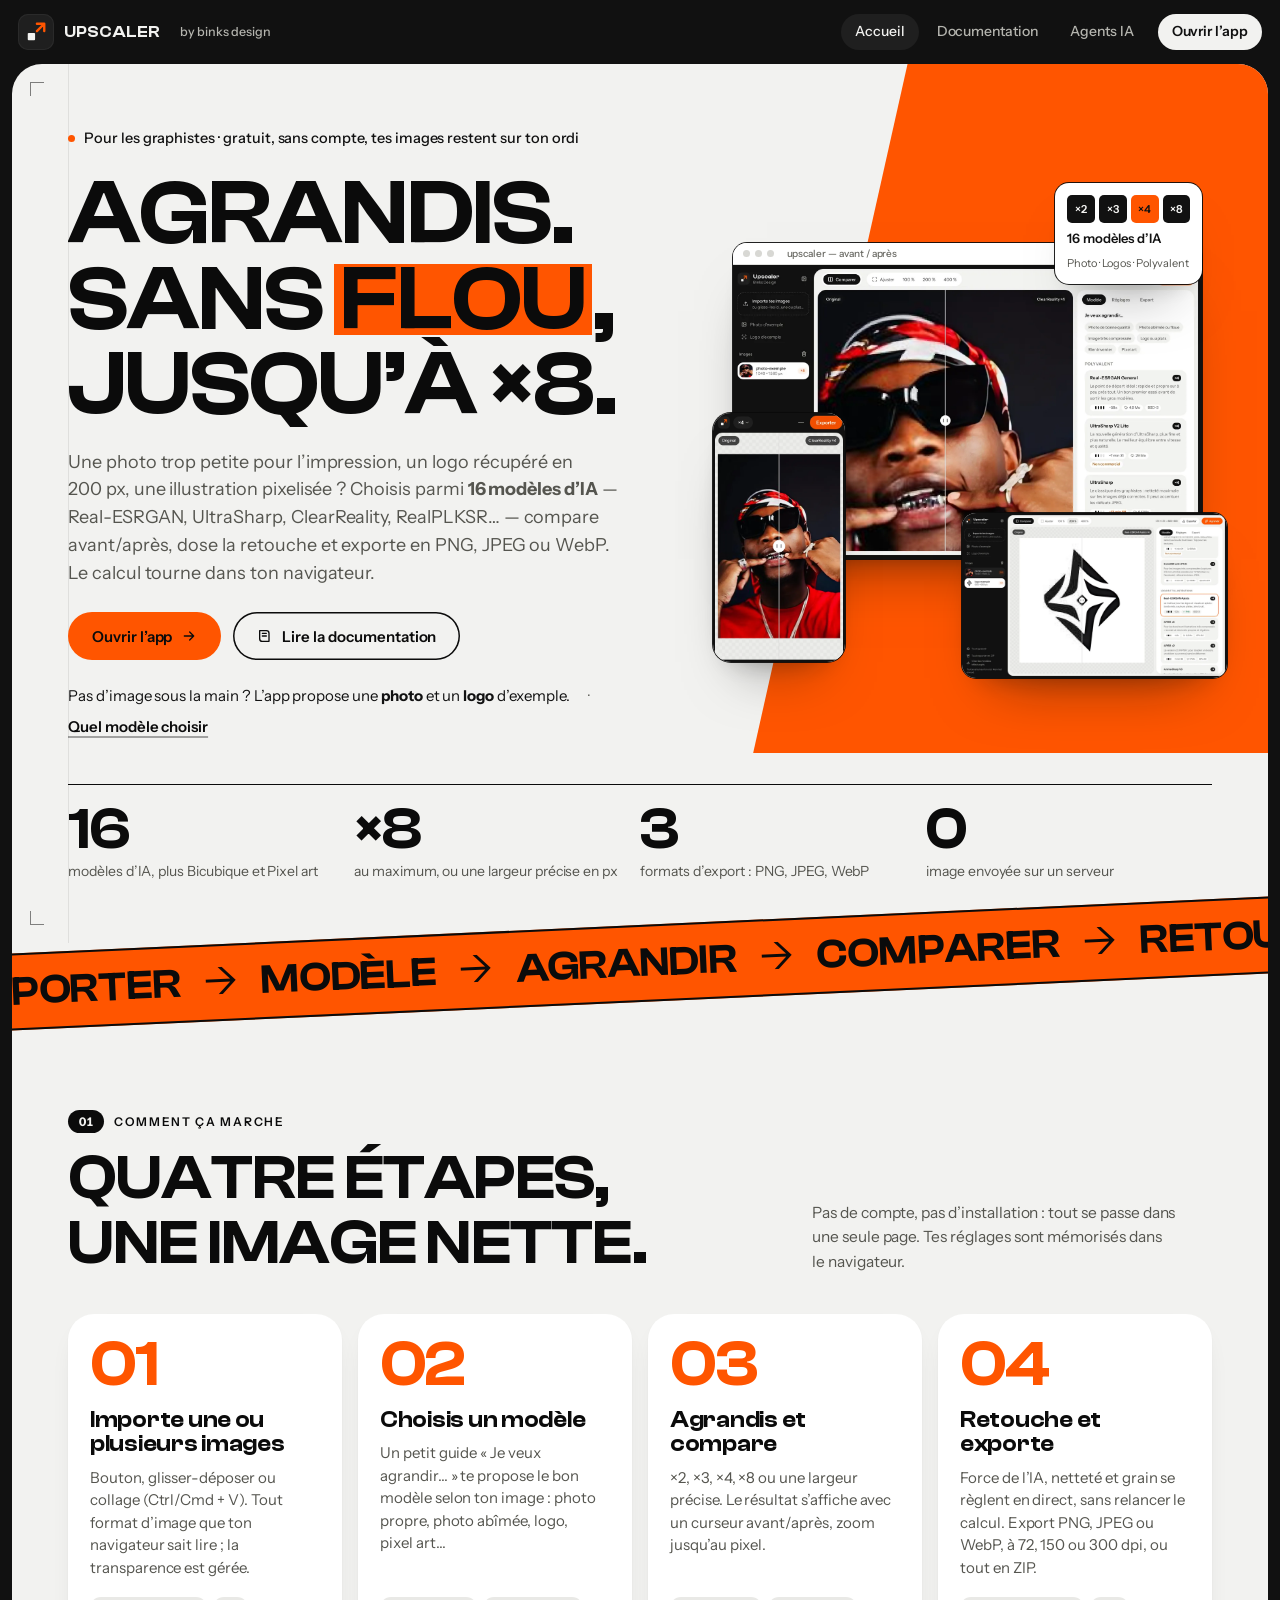
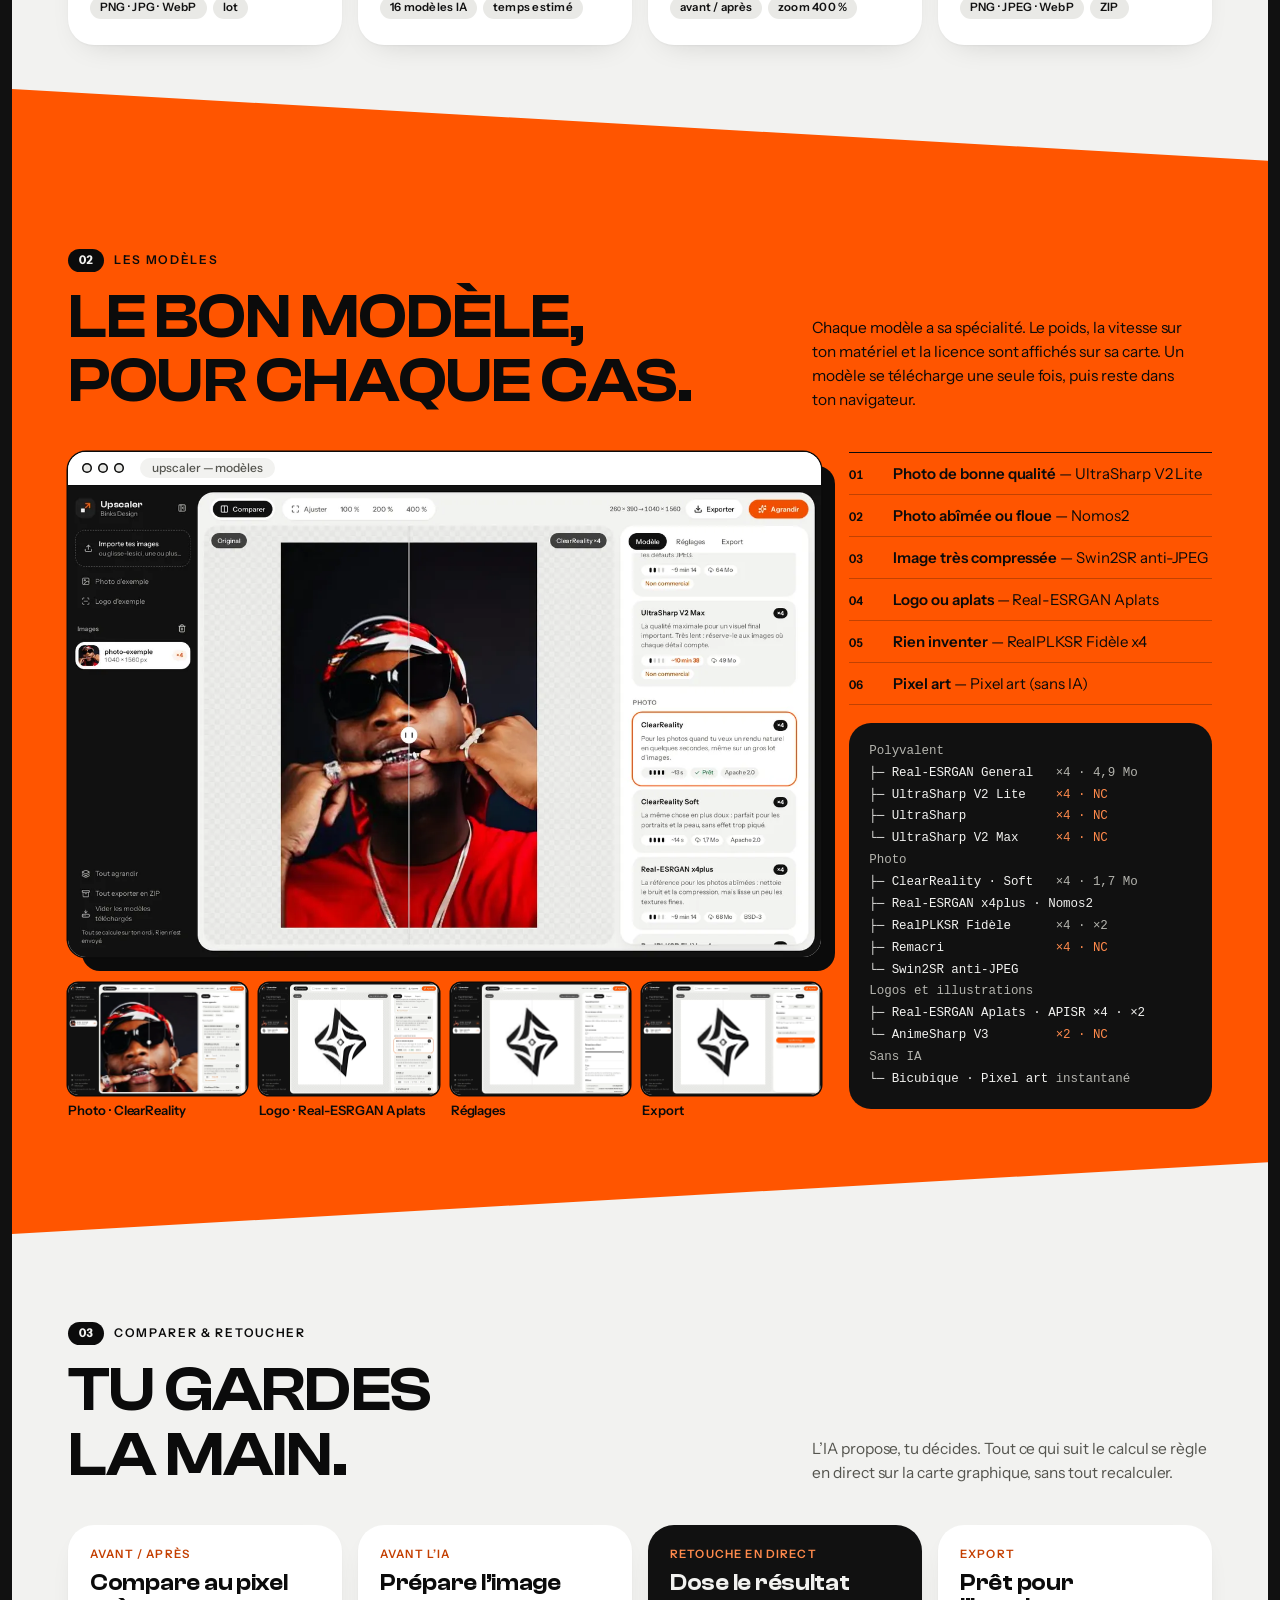
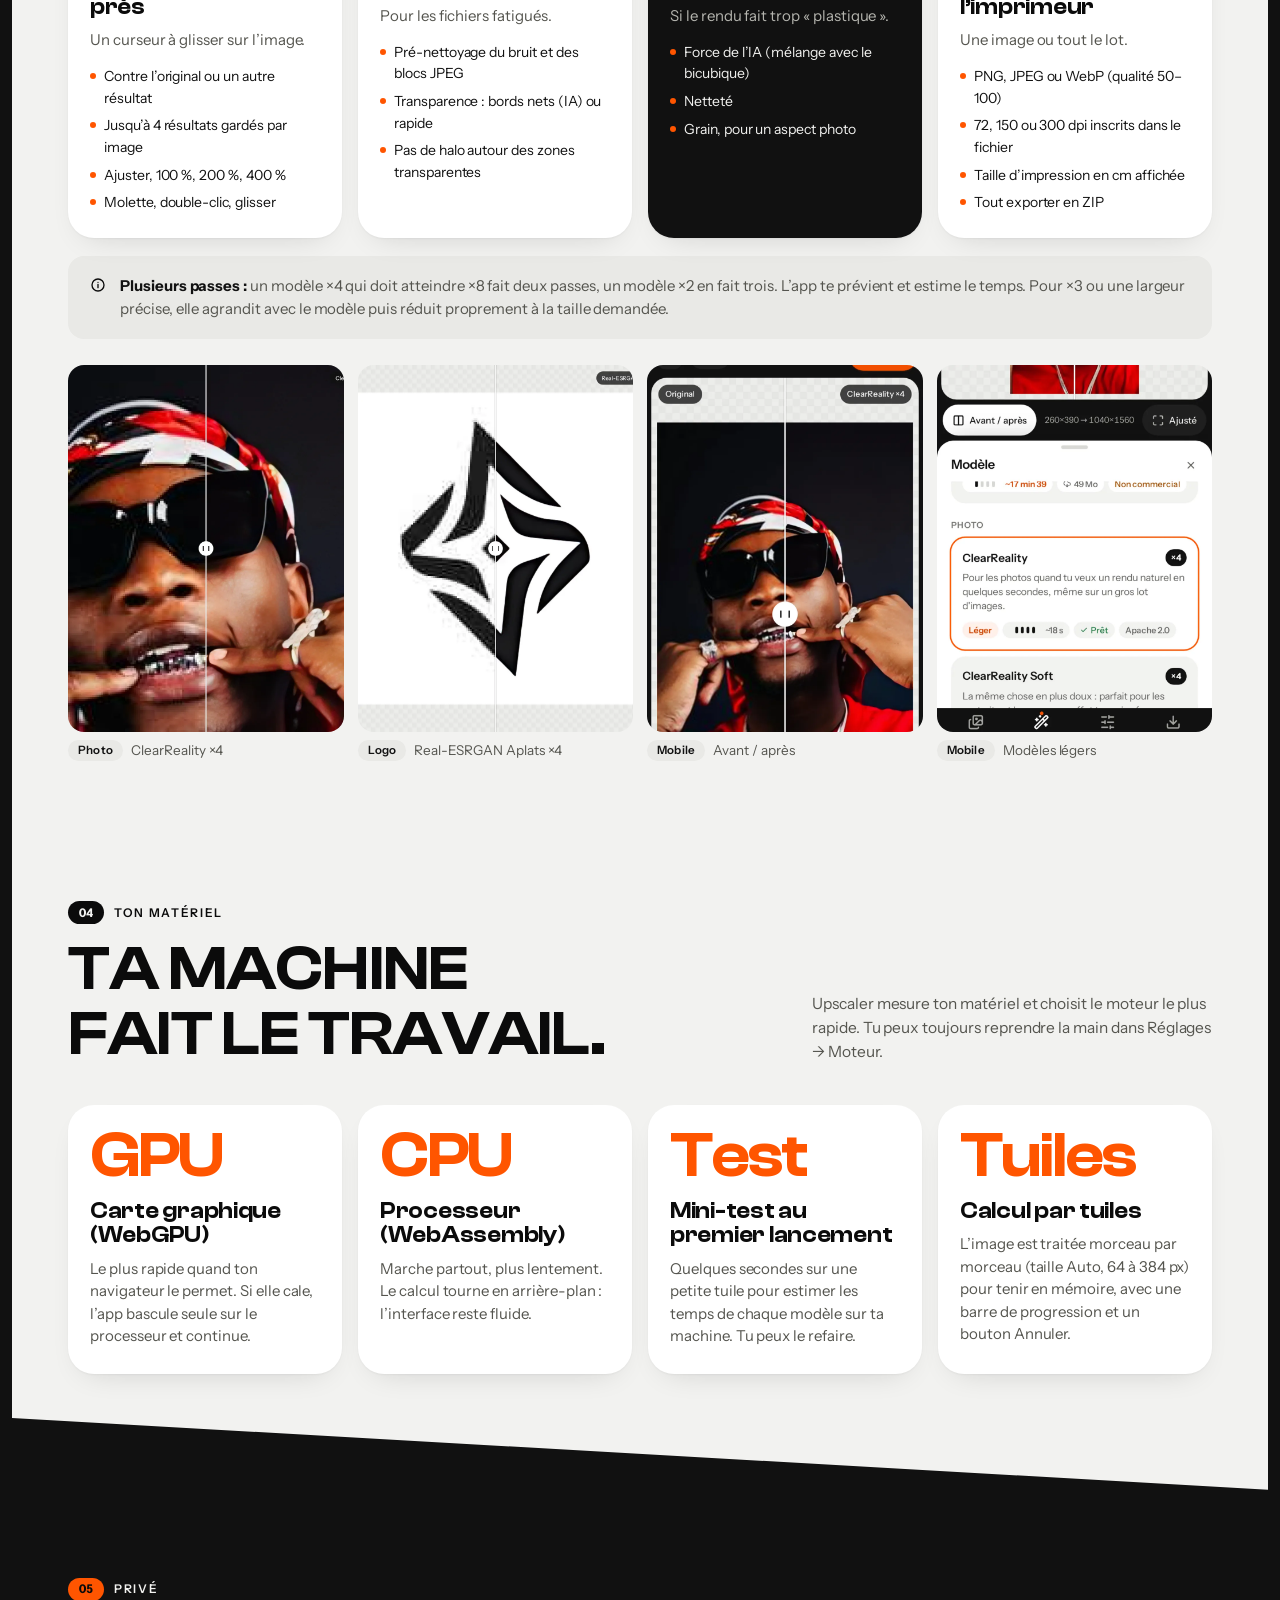
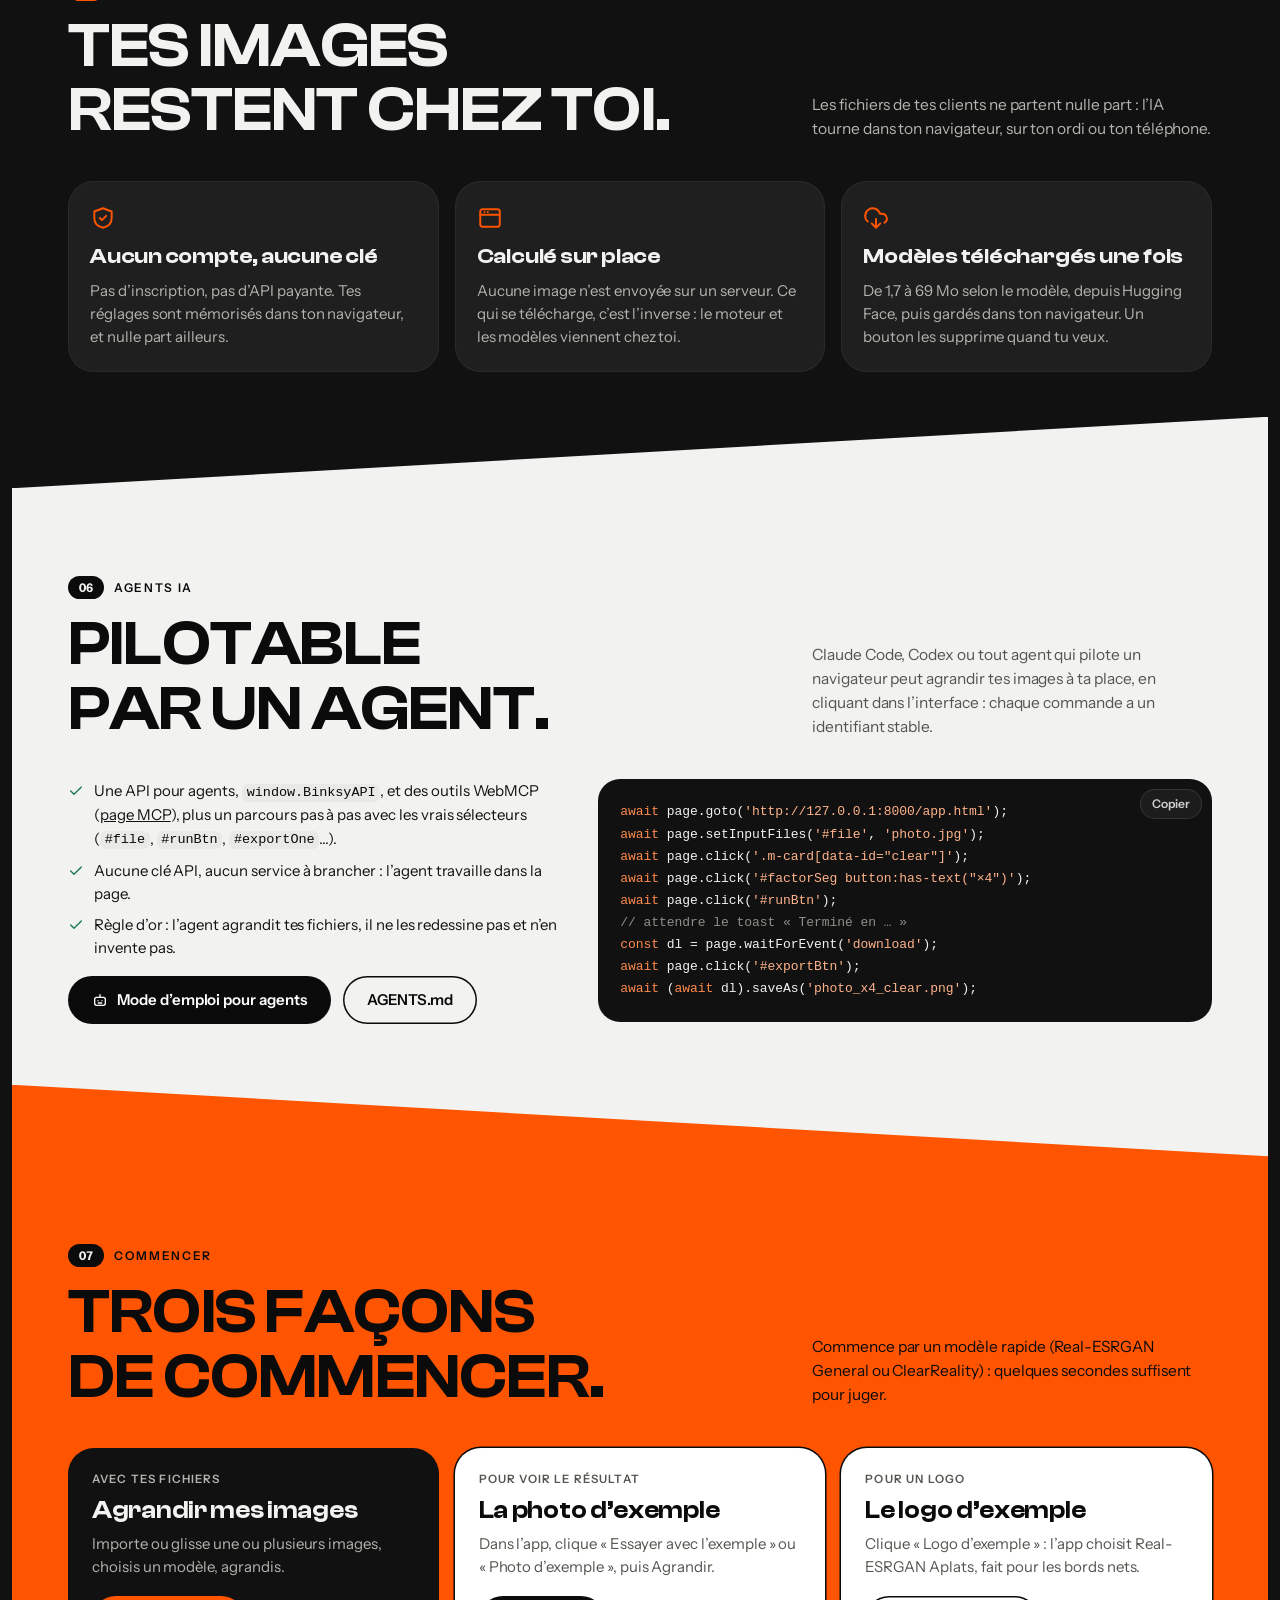
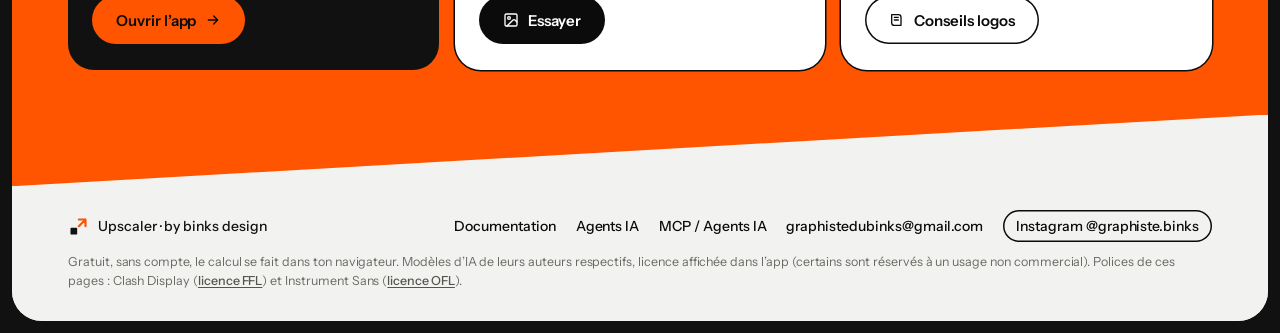
<file: index.html>
<!doctype html>
<html lang="fr">
<head>
<meta charset="utf-8">
<meta name="viewport" content="width=device-width, initial-scale=1, viewport-fit=cover">
<title>Upscaler — agrandis tes images avec l’IA, dans ton navigateur</title>
<meta name="description" content="Agrandis tes photos, logos et illustrations jusqu’à ×8 avec 16 modèles d’IA (Real-ESRGAN, UltraSharp, ClearReality…), directement dans ton navigateur : avant/après, retouche en direct, export PNG, JPEG ou WebP à 300 dpi. Gratuit, sans compte, tes images ne quittent pas ton ordi.">
<meta name="theme-color" content="#111111">
<meta name="author" content="Binks Design">
<meta property="og:title" content="Upscaler — agrandis tes images avec l’IA, dans ton navigateur">
<meta property="og:description" content="Agrandis tes photos, logos et illustrations jusqu’à ×8 avec 16 modèles d’IA, directement dans ton navigateur. Gratuit, sans compte, tes images ne quittent pas ton ordi.">
<meta property="og:type" content="website">
<link rel="icon" href="data:image/svg+xml,%3Csvg xmlns='http://www.w3.org/2000/svg' viewBox='0 0 32 32'%3E%3Crect width='32' height='32' rx='8' fill='%23111'/%3E%3Cg transform='translate(4 4)'%3E%3Crect x='3' y='13' width='8' height='8' rx='1' fill='%23f2f2f0'/%3E%3Cpath d='M13 3h8v8M21 3l-8 8' stroke='%23ff5500' stroke-width='2.6' fill='none' stroke-linecap='round' stroke-linejoin='round'/%3E%3C/g%3E%3C/svg%3E">
<link rel="alternate" type="text/markdown" href="AGENTS.md" title="Mode d’emploi pour agents IA (Markdown, FR puis EN)">
<link rel="help" href="agent/" title="Agents IA">
<link rel="help" href="mcp/" title="MCP / Agents IA">
<link rel="alternate" type="text/plain" href="llms.txt" title="llms.txt">
<link rel="stylesheet" href="assets/site.css">
<script>if(!matchMedia('(prefers-reduced-motion: reduce)').matches&&'IntersectionObserver' in window)document.documentElement.classList.add('anim');</script>
<script src="assets/site.js" defer></script>
</head>
<!-- Agents IA / AI agents : lisez AGENTS.md (Markdown, français puis anglais) ou agent/index.html avant d’agir. L’application est app.html ; API publique window.BinksyAPI (await BinksyAPI.describe()) et outils WebMCP upscaler_* ; page mcp/ ; l’interface reste pilotable (identifiants HTML stables). Aucune clé API ; les images restent dans le navigateur. -->
<body>
<a class="skip" href="#contenu">Aller au contenu</a>
<noscript><p style="margin:0;padding:10px 18px;background:#ff5500;color:#0b0b0b;font:600 14px/1.4 sans-serif">Agents IA : le mode d’emploi complet est dans <a href="AGENTS.md">AGENTS.md</a> (page HTML : <a href="agent/index.html">agent/</a>). L’application (<a href="app.html">app.html</a>) a besoin de JavaScript.</p></noscript>
<header class="top">
  <a class="brand" href="index.html" aria-label="Upscaler — accueil"><span class="mk"><svg viewBox="0 0 24 24" aria-hidden="true" focusable="false"><rect x="3" y="13" width="8" height="8" rx="1" fill="#f2f2f0"/><path d="M13 3h8v8M21 3l-8 8" stroke="#ff5500" stroke-width="2.6" fill="none" stroke-linecap="round" stroke-linejoin="round"/></svg></span><b>Upscaler</b></a>
  <a class="sig" href="https://www.instagram.com/graphiste.binks/" target="_blank" rel="noopener">by binks design</a>
  <nav class="nav" aria-label="Navigation principale">
    <a href="index.html" aria-current="page">Accueil</a>
    <a href="docs.html">Documentation</a>
    <a href="agent/index.html">Agents IA</a>
    <a class="cta" href="app.html">Ouvrir l’app</a>
  </nav>
</header>
<div class="sheet"><main id="contenu">

  <!-- ═══ HÉROS ═══ -->
  <section class="hero" aria-labelledby="h-hero">
    <div class="plane" aria-hidden="true"></div>
    <div class="hero-deco" aria-hidden="true"><span class="gl g1"></span><span class="crop tl"></span><span class="crop bl"></span></div>
    <div class="in-w">
      <div class="hero-grid">
        <div class="hero-tx">
          <p class="kicker rv"><i aria-hidden="true"></i>Pour les graphistes · gratuit, sans compte, tes images restent sur ton ordi</p>
          <h1 class="h1" id="h-hero">
            <span class="mask"><span style="--i:0">Agrandis.</span></span>
            <span class="mask"><span style="--i:1">Sans <em>flou</em>,</span></span>
            <span class="mask"><span style="--i:2">jusqu’à ×8.</span></span>
          </h1>
          <p class="lead rv" style="--d:3">Une photo trop petite pour l’impression, un logo récupéré en 200&nbsp;px, une illustration pixelisée&nbsp;? Choisis parmi <b>16 modèles d’IA</b> — Real-ESRGAN, UltraSharp, ClearReality, RealPLKSR… — compare avant/après, dose la retouche et exporte en PNG, JPEG ou WebP. Le calcul tourne dans ton navigateur.</p>
          <div class="cta rv" style="--d:4">
            <a class="btn btn-o wipe" href="app.html">Ouvrir l’app <svg class="ic" viewBox="0 0 24 24" aria-hidden="true" focusable="false"><path d="M5 12h14M13 6l6 6-6 6"/></svg></a>
            <a class="btn btn-ln" href="docs.html"><svg class="ic" viewBox="0 0 24 24" aria-hidden="true" focusable="false"><path d="M4 4h10a4 4 0 0 1 4 4v12H8a4 4 0 0 1-4-4z"/><path d="M8 8h6M8 12h6"/></svg> Lire la documentation</a>
          </div>
          <p class="cta-alt rv" style="--d:5"><span>Pas d’image sous la main&nbsp;? L’app propose une <b>photo</b> et un <b>logo</b> d’exemple.</span><span class="sep" aria-hidden="true">·</span><a class="lnk" href="#modeles">Quel modèle choisir</a></p>
        </div>

        <div class="stack" aria-label="Aperçu de l’application Upscaler">
          <figure class="card3 c-site" style="--k:0" data-z="0.6">
            <div class="ci">
              <div class="bar" aria-hidden="true"><i></i><i></i><i></i><span>upscaler — avant / après</span></div>
              <img src="assets/img/app-comparer.webp" width="1280" height="800" alt="Upscaler : la photo d’exemple agrandie ×4 avec ClearReality, comparée à l’original par un curseur avant/après, et la liste des modèles à droite." fetchpriority="high">
            </div>
          </figure>
          <figure class="card3 c-col" style="--k:1" data-z="1.2">
            <div class="ci"><img src="assets/img/app-logo.webp" width="1280" height="800" alt="Le logo d’exemple agrandi ×4 avec Real-ESRGAN Aplats : pixels à gauche, bords nets à droite." loading="lazy"></div>
          </figure>
          <figure class="card3 c-mob" style="--k:2" data-z="1.6">
            <div class="ci"><img src="assets/img/app-mobile.webp" width="480" height="1038" alt="Upscaler sur téléphone : aperçu avant/après et barre d’onglets Images, Modèle, Réglages, Export." loading="lazy"></div>
          </figure>
          <figure class="card3 c-sty" style="--k:3" data-z="2">
            <div class="ci sty-chip" aria-hidden="true">
              <div class="sw" style="grid-template-columns:repeat(4,1fr)"><span style="background:#111;color:#f2f2f0;display:grid;place-items:center;font:600 11px/1 var(--font)">×2</span><span style="background:#111;color:#f2f2f0;display:grid;place-items:center;font:600 11px/1 var(--font)">×3</span><span style="background:#ff5500;color:#111;display:grid;place-items:center;font:600 11px/1 var(--font)">×4</span><span style="background:#111;color:#f2f2f0;display:grid;place-items:center;font:600 11px/1 var(--font)">×8</span></div>
              <b>16 modèles d’IA</b><small>Photo · Logos · Polyvalent</small>
            </div>
          </figure>
        </div>
      </div>

      <ul class="stats" aria-label="En chiffres">
        <li class="stat rv" style="--d:1"><b>16</b><span>modèles d’IA, plus Bicubique et Pixel art</span></li>
        <li class="stat rv" style="--d:2"><b>×8</b><span>au maximum, ou une largeur précise en px</span></li>
        <li class="stat rv" style="--d:3"><b>3</b><span>formats d’export : PNG, JPEG, WebP</span></li>
        <li class="stat rv" style="--d:4"><b>0</b><span>image envoyée sur un serveur</span></li>
      </ul>
    </div>
  </section>

  <div class="band" aria-hidden="true"><div class="band-track">
    <span class="band-run"><span>Importer</span><span class="ar">→</span><span>Modèle</span><span class="ar">→</span><span>Agrandir</span><span class="ar">→</span><span>Comparer</span><span class="ar">→</span><span>Retoucher</span><span class="ar">→</span><span>Exporter</span><svg viewBox="0 0 24 24" aria-hidden="true" focusable="false"><rect x="3" y="13" width="8" height="8" rx="1" fill="#111"/><path d="M13 3h8v8M21 3l-8 8" stroke="#ff5500" stroke-width="2.6" fill="none" stroke-linecap="round" stroke-linejoin="round"/></svg></span>
    <span class="band-run"><span>Importer</span><span class="ar">→</span><span>Modèle</span><span class="ar">→</span><span>Agrandir</span><span class="ar">→</span><span>Comparer</span><span class="ar">→</span><span>Retoucher</span><span class="ar">→</span><span>Exporter</span><svg viewBox="0 0 24 24" aria-hidden="true" focusable="false"><rect x="3" y="13" width="8" height="8" rx="1" fill="#111"/><path d="M13 3h8v8M21 3l-8 8" stroke="#ff5500" stroke-width="2.6" fill="none" stroke-linecap="round" stroke-linejoin="round"/></svg></span>
    <span class="band-run"><span>Importer</span><span class="ar">→</span><span>Modèle</span><span class="ar">→</span><span>Agrandir</span><span class="ar">→</span><span>Comparer</span><span class="ar">→</span><span>Retoucher</span><span class="ar">→</span><span>Exporter</span><svg viewBox="0 0 24 24" aria-hidden="true" focusable="false"><rect x="3" y="13" width="8" height="8" rx="1" fill="#111"/><path d="M13 3h8v8M21 3l-8 8" stroke="#ff5500" stroke-width="2.6" fill="none" stroke-linecap="round" stroke-linejoin="round"/></svg></span>
  </div></div>

  <!-- ═══ 01 COMMENT ÇA MARCHE ═══ -->
  <section class="sec" id="comment" aria-labelledby="h-how">
    <div class="in-w">
      <header class="sec-h">
        <span class="idx"><b>01</b>Comment ça marche</span>
        <h2 class="h2" id="h-how"><span class="mask"><span>Quatre étapes,</span></span><span class="mask"><span style="--i:1">une image nette.</span></span></h2>
        <p class="rv">Pas de compte, pas d’installation : tout se passe dans une seule page. Tes réglages sont mémorisés dans le navigateur.</p>
      </header>
      <ol class="steps">
        <li class="step card-h rv" style="--d:0"><span class="n" aria-hidden="true">01</span><h3>Importe une ou plusieurs images</h3><p>Bouton, glisser-déposer ou collage (Ctrl/Cmd + V). Tout format d’image que ton navigateur sait lire&nbsp;; la transparence est gérée.</p><span class="tags"><span class="tag">PNG · JPG · WebP</span><span class="tag">lot</span></span></li>
        <li class="step card-h rv" style="--d:1"><span class="n" aria-hidden="true">02</span><h3>Choisis un modèle</h3><p>Un petit guide « Je veux agrandir… » te propose le bon modèle selon ton image&nbsp;: photo propre, photo abîmée, logo, pixel art…</p><span class="tags"><span class="tag">16 modèles IA</span><span class="tag">temps estimé</span></span></li>
        <li class="step card-h rv" style="--d:2"><span class="n" aria-hidden="true">03</span><h3>Agrandis et compare</h3><p>×2, ×3, ×4, ×8 ou une largeur précise. Le résultat s’affiche avec un curseur avant/après, zoom jusqu’au pixel.</p><span class="tags"><span class="tag">avant / après</span><span class="tag">zoom 400 %</span></span></li>
        <li class="step card-h rv" style="--d:3"><span class="n" aria-hidden="true">04</span><h3>Retouche et exporte</h3><p>Force de l’IA, netteté et grain se règlent en direct, sans relancer le calcul. Export PNG, JPEG ou WebP, à 72, 150 ou 300 dpi, ou tout en ZIP.</p><span class="tags"><span class="tag">PNG · JPEG · WebP</span><span class="tag">ZIP</span></span></li>
      </ol>
    </div>
  </section>

  <!-- ═══ 02 LES MODÈLES ═══ -->
  <section class="sec orange cut-r" id="modeles" aria-labelledby="h-mod">
    <div class="in-w">
      <header class="sec-h">
        <span class="idx"><b>02</b>Les modèles</span>
        <h2 class="h2" id="h-mod"><span class="mask"><span>Le bon modèle,</span></span><span class="mask"><span style="--i:1">pour chaque cas.</span></span></h2>
        <p class="rv">Chaque modèle a sa spécialité. Le poids, la vitesse sur ton matériel et la licence sont affichés sur sa carte. Un modèle se télécharge une seule fois, puis reste dans ton navigateur.</p>
      </header>
      <div class="site-grid">
        <div class="rv">
          <figure class="browser">
            <div class="bar" aria-hidden="true"><i></i><i></i><i></i><span>upscaler — modèles</span></div>
            <img src="assets/img/app-modeles.webp" width="1280" height="800" alt="Onglet Modèle : la carte ClearReality sélectionnée, avec temps estimé, statut Prêt et licence Apache 2.0." loading="lazy">
          </figure>
          <ul class="thumbs">
            <li><figure><img src="assets/img/app-comparer.webp" width="1280" height="800" alt="" loading="lazy"><figcaption>Photo · ClearReality</figcaption></figure></li>
            <li><figure><img src="assets/img/app-logo.webp" width="1280" height="800" alt="" loading="lazy"><figcaption>Logo · Real-ESRGAN Aplats</figcaption></figure></li>
            <li><figure><img src="assets/img/app-reglages.webp" width="1280" height="800" alt="" loading="lazy"><figcaption>Réglages</figcaption></figure></li>
            <li><figure><img src="assets/img/app-export.webp" width="1280" height="800" alt="" loading="lazy"><figcaption>Export</figcaption></figure></li>
          </ul>
        </div>
        <div class="contents rv" style="--d:1">
          <ol class="sec-list" aria-label="Le guide « Je veux agrandir… » de l’app">
            <li><span class="k">01</span><span><b>Photo de bonne qualité</b> — UltraSharp V2 Lite</span></li>
            <li><span class="k">02</span><span><b>Photo abîmée ou floue</b> — Nomos2</span></li>
            <li><span class="k">03</span><span><b>Image très compressée</b> — Swin2SR anti-JPEG</span></li>
            <li><span class="k">04</span><span><b>Logo ou aplats</b> — Real-ESRGAN Aplats</span></li>
            <li><span class="k">05</span><span><b>Rien inventer</b> — RealPLKSR Fidèle x4</span></li>
            <li><span class="k">06</span><span><b>Pixel art</b> — Pixel art (sans IA)</span></li>
          </ol>
<pre class="tree" aria-label="Les modèles par catégorie"><span class="d">Polyvalent</span>
├─ Real-ESRGAN General   <span class="d">×4 · 4,9 Mo</span>
├─ UltraSharp V2 Lite    <span class="c">×4 · NC</span>
├─ UltraSharp            <span class="c">×4 · NC</span>
└─ UltraSharp V2 Max     <span class="c">×4 · NC</span>
<span class="d">Photo</span>
├─ ClearReality · Soft   <span class="d">×4 · 1,7 Mo</span>
├─ Real-ESRGAN x4plus · Nomos2
├─ RealPLKSR Fidèle      <span class="d">×4 · ×2</span>
├─ Remacri               <span class="c">×4 · NC</span>
└─ Swin2SR anti-JPEG
<span class="d">Logos et illustrations</span>
├─ Real-ESRGAN Aplats · APISR ×4 · ×2
└─ AnimeSharp V3         <span class="c">×2 · NC</span>
<span class="d">Sans IA</span>
└─ Bicubique · Pixel art <span class="d">instantané</span></pre>
        </div>
      </div>
    </div>
  </section>

  <!-- ═══ 03 RETOUCHE ═══ -->
  <section class="sec cut-l" id="retouche" aria-labelledby="h-ret" style="background:var(--table)">
    <div class="in-w">
      <header class="sec-h">
        <span class="idx"><b>03</b>Comparer &amp; retoucher</span>
        <h2 class="h2" id="h-ret"><span class="mask"><span>Tu gardes</span></span><span class="mask"><span style="--i:1">la main.</span></span></h2>
        <p class="rv">L’IA propose, tu décides. Tout ce qui suit le calcul se règle en direct sur la carte graphique, sans tout recalculer.</p>
      </header>
      <ul class="sources">
        <li class="src card-h rv" style="--d:0"><span class="k">Avant / après</span><h3>Compare au pixel près</h3><p>Un curseur à glisser sur l’image.</p><ul><li>Contre l’original ou un autre résultat</li><li>Jusqu’à 4 résultats gardés par image</li><li>Ajuster, 100&nbsp;%, 200&nbsp;%, 400&nbsp;%</li><li>Molette, double-clic, glisser</li></ul></li>
        <li class="src card-h rv" style="--d:1"><span class="k">Avant l’IA</span><h3>Prépare l’image</h3><p>Pour les fichiers fatigués.</p><ul><li>Pré-nettoyage du bruit et des blocs JPEG</li><li>Transparence : bords nets (IA) ou rapide</li><li>Pas de halo autour des zones transparentes</li></ul></li>
        <li class="src dk card-h rv" style="--d:2"><span class="k">Retouche en direct</span><h3>Dose le résultat</h3><p>Si le rendu fait trop « plastique ».</p><ul><li>Force de l’IA (mélange avec le bicubique)</li><li>Netteté</li><li>Grain, pour un aspect photo</li></ul></li>
        <li class="src card-h rv" style="--d:3"><span class="k">Export</span><h3>Prêt pour l’imprimeur</h3><p>Une image ou tout le lot.</p><ul><li>PNG, JPEG ou WebP (qualité 50–100)</li><li>72, 150 ou 300 dpi inscrits dans le fichier</li><li>Taille d’impression en cm affichée</li><li>Tout exporter en ZIP</li></ul></li>
      </ul>
      <p class="fusion rv"><svg class="ic" viewBox="0 0 24 24" aria-hidden="true" focusable="false"><circle cx="12" cy="12" r="9"/><path d="M12 11v5M12 8h.01"/></svg><span><b>Plusieurs passes :</b> un modèle ×4 qui doit atteindre ×8 fait deux passes, un modèle ×2 en fait trois. L’app te prévient et estime le temps. Pour ×3 ou une largeur précise, elle agrandit avec le modèle puis réduit proprement à la taille demandée.</span></p>
      <ul class="mocks" aria-label="Captures de l’application">
        <li class="rv" style="--d:0"><figure><img src="assets/img/crop-photo.webp" width="960" height="1280" alt="Détail de la photo d’exemple : original pixelisé à gauche, résultat ClearReality ×4 à droite." loading="lazy"><figcaption><span class="tag">Photo</span>ClearReality ×4</figcaption></figure></li>
        <li class="rv" style="--d:1"><figure><img src="assets/img/crop-logo.webp" width="960" height="1280" alt="Détail du logo d’exemple : pixels à gauche, bords nets avec Real-ESRGAN Aplats à droite." loading="lazy"><figcaption><span class="tag">Logo</span>Real-ESRGAN Aplats ×4</figcaption></figure></li>
        <li class="rv" style="--d:2"><figure><img src="assets/img/crop-mobile.webp" width="960" height="1280" alt="Sur téléphone : la photo d’exemple agrandie, curseur avant/après." loading="lazy"><figcaption><span class="tag">Mobile</span>Avant / après</figcaption></figure></li>
        <li class="rv" style="--d:3"><figure><img src="assets/img/crop-mobile-modele.webp" width="960" height="1280" alt="Sur téléphone : la feuille Modèle, ClearReality marqué Léger et Prêt." loading="lazy"><figcaption><span class="tag">Mobile</span>Modèles légers</figcaption></figure></li>
      </ul>
    </div>
  </section>

  <!-- ═══ 04 TON MATÉRIEL ═══ -->
  <section class="sec" id="materiel" aria-labelledby="h-hw" style="padding-top:24px">
    <div class="in-w">
      <header class="sec-h">
        <span class="idx"><b>04</b>Ton matériel</span>
        <h2 class="h2" id="h-hw"><span class="mask"><span>Ta machine</span></span><span class="mask"><span style="--i:1">fait le travail.</span></span></h2>
        <p class="rv">Upscaler mesure ton matériel et choisit le moteur le plus rapide. Tu peux toujours reprendre la main dans Réglages → Moteur.</p>
      </header>
      <ol class="steps">
        <li class="step card-h rv" style="--d:0"><span class="n" aria-hidden="true">GPU</span><h3>Carte graphique (WebGPU)</h3><p>Le plus rapide quand ton navigateur le permet. Si elle cale, l’app bascule seule sur le processeur et continue.</p></li>
        <li class="step card-h rv" style="--d:1"><span class="n" aria-hidden="true">CPU</span><h3>Processeur (WebAssembly)</h3><p>Marche partout, plus lentement. Le calcul tourne en arrière-plan : l’interface reste fluide.</p></li>
        <li class="step card-h rv" style="--d:2"><span class="n" aria-hidden="true">Test</span><h3>Mini-test au premier lancement</h3><p>Quelques secondes sur une petite tuile pour estimer les temps de chaque modèle sur ta machine. Tu peux le refaire.</p></li>
        <li class="step card-h rv" style="--d:3"><span class="n" aria-hidden="true">Tuiles</span><h3>Calcul par tuiles</h3><p>L’image est traitée morceau par morceau (taille Auto, 64 à 384&nbsp;px) pour tenir en mémoire, avec une barre de progression et un bouton Annuler.</p></li>
      </ol>
    </div>
  </section>

  <!-- ═══ 05 PRIVÉ ═══ -->
  <section class="sec dark cut-r" id="confidentialite" aria-labelledby="h-off">
    <div class="in-w">
      <header class="sec-h">
        <span class="idx"><b>05</b>Privé</span>
        <h2 class="h2" id="h-off"><span class="mask"><span>Tes images</span></span><span class="mask"><span style="--i:1">restent chez toi.</span></span></h2>
        <p class="rv">Les fichiers de tes clients ne partent nulle part : l’IA tourne dans ton navigateur, sur ton ordi ou ton téléphone.</p>
      </header>
      <ul class="rules">
        <li class="rule rv" style="--d:0"><svg class="ic" viewBox="0 0 24 24" aria-hidden="true" focusable="false"><path d="M12 3l8 3v6c0 5-3.5 8-8 9-4.5-1-8-4-8-9V6z"/><path d="M9 12l2 2 4-4"/></svg><h3>Aucun compte, aucune clé</h3><p>Pas d’inscription, pas d’API payante. Tes réglages sont mémorisés dans ton navigateur, et nulle part ailleurs.</p></li>
        <li class="rule rv" style="--d:1"><svg class="ic" viewBox="0 0 24 24" aria-hidden="true" focusable="false"><rect x="3" y="4" width="18" height="16" rx="2"/><path d="M3 9h18M7 6.5h.01M10 6.5h.01"/></svg><h3>Calculé sur place</h3><p>Aucune image n’est envoyée sur un serveur. Ce qui se télécharge, c’est l’inverse : le moteur et les modèles viennent chez toi.</p></li>
        <li class="rule rv" style="--d:2"><svg class="ic" viewBox="0 0 24 24" aria-hidden="true" focusable="false"><path d="M12 13v8l-4-4M12 21l4-4"/><path d="M4.4 15.3A7 7 0 1 1 15.7 8h1.8a4.5 4.5 0 0 1 2.4 8.3"/></svg><h3>Modèles téléchargés une fois</h3><p>De 1,7 à 69 Mo selon le modèle, depuis Hugging Face, puis gardés dans ton navigateur. Un bouton les supprime quand tu veux.</p></li>
      </ul>
    </div>
  </section>

  <!-- ═══ 06 AGENTS IA ═══ -->
  <section class="sec cut-l" id="agents" aria-labelledby="h-ag" style="background:var(--table)">
    <div class="in-w">
      <header class="sec-h">
        <span class="idx"><b>06</b>Agents IA</span>
        <h2 class="h2" id="h-ag"><span class="mask"><span>Pilotable</span></span><span class="mask"><span style="--i:1">par un agent.</span></span></h2>
        <p class="rv">Claude Code, Codex ou tout agent qui pilote un navigateur peut agrandir tes images à ta place, en cliquant dans l’interface : chaque commande a un identifiant stable.</p>
      </header>
      <div class="agents">
        <div class="agents-tx rv">
          <ul>
            <li><svg class="ic" viewBox="0 0 24 24" aria-hidden="true" focusable="false"><path d="M20 6 9 17l-5-5"/></svg><span>Une API pour agents, <code>window.BinksyAPI</code>, et des outils WebMCP (<a href="mcp/">page MCP</a>), plus un parcours pas à pas avec les vrais sélecteurs (<code>#file</code>, <code>#runBtn</code>, <code>#exportOne</code>…).</span></li>
            <li><svg class="ic" viewBox="0 0 24 24" aria-hidden="true" focusable="false"><path d="M20 6 9 17l-5-5"/></svg><span>Aucune clé API, aucun service à brancher : l’agent travaille dans la page.</span></li>
            <li><svg class="ic" viewBox="0 0 24 24" aria-hidden="true" focusable="false"><path d="M20 6 9 17l-5-5"/></svg><span>Règle d’or : l’agent agrandit tes fichiers, il ne les redessine pas et n’en invente pas.</span></li>
          </ul>
          <div class="cta">
            <a class="btn btn-dk wipe" href="agent/index.html" style="--o:#ff5500"><svg class="ic" viewBox="0 0 24 24" aria-hidden="true" focusable="false"><rect x="4" y="8" width="16" height="12" rx="3"/><path d="M12 8V4M9 13h.01M15 13h.01M9.5 16.5h5"/></svg> Mode d’emploi pour agents</a>
            <a class="btn btn-ln" href="AGENTS.md">AGENTS.md</a>
          </div>
        </div>
<pre class="code rv" style="--d:1" aria-label="Exemple de parcours avec Playwright"><code><span class="k">await</span> page.goto(<span class="s">'http://127.0.0.1:8000/app.html'</span>);
<span class="k">await</span> page.setInputFiles(<span class="s">'#file'</span>, <span class="s">'photo.jpg'</span>);
<span class="k">await</span> page.click(<span class="s">'.m-card[data-id="clear"]'</span>);
<span class="k">await</span> page.click(<span class="s">'#factorSeg button:has-text("×4")'</span>);
<span class="k">await</span> page.click(<span class="s">'#runBtn'</span>);
<span class="cm">// attendre le toast « Terminé en … »</span>
<span class="k">const</span> dl = page.waitForEvent(<span class="s">'download'</span>);
<span class="k">await</span> page.click(<span class="s">'#exportBtn'</span>);
<span class="k">await</span> (<span class="k">await</span> dl).saveAs(<span class="s">'photo_x4_clear.png'</span>);</code></pre>
      </div>
    </div>
  </section>

  <!-- ═══ 07 COMMENCER ═══ -->
  <section class="sec orange cut-r" id="commencer" aria-labelledby="h-go">
    <div class="in-w">
      <header class="sec-h">
        <span class="idx"><b>07</b>Commencer</span>
        <h2 class="h2" id="h-go"><span class="mask"><span>Trois façons</span></span><span class="mask"><span style="--i:1">de commencer.</span></span></h2>
        <p class="rv">Commence par un modèle rapide (Real-ESRGAN General ou ClearReality) : quelques secondes suffisent pour juger.</p>
      </header>
      <ul class="start">
        <li class="main rv" style="--d:0"><span class="k">Avec tes fichiers</span><h3>Agrandir mes images</h3><p>Importe ou glisse une ou plusieurs images, choisis un modèle, agrandis.</p><a class="btn btn-o wipe" href="app.html">Ouvrir l’app <svg class="ic" viewBox="0 0 24 24" aria-hidden="true" focusable="false"><path d="M5 12h14M13 6l6 6-6 6"/></svg></a></li>
        <li class="card-h rv" style="--d:1"><span class="k">Pour voir le résultat</span><h3>La photo d’exemple</h3><p>Dans l’app, clique « Essayer avec l’exemple » ou « Photo d’exemple », puis Agrandir.</p><a class="btn btn-dk wipe" href="app.html"><svg class="ic" viewBox="0 0 24 24" aria-hidden="true" focusable="false"><rect x="3" y="3" width="18" height="18" rx="2"/><circle cx="9" cy="9" r="2"/><path d="m21 15-3-3a2 2 0 0 0-3 0L6 21"/></svg> Essayer</a></li>
        <li class="card-h rv" style="--d:2"><span class="k">Pour un logo</span><h3>Le logo d’exemple</h3><p>Clique « Logo d’exemple » : l’app choisit Real-ESRGAN Aplats, fait pour les bords nets.</p><a class="btn btn-ln" href="docs.html#logos"><svg class="ic" viewBox="0 0 24 24" aria-hidden="true" focusable="false"><path d="M4 4h10a4 4 0 0 1 4 4v12H8a4 4 0 0 1-4-4z"/><path d="M8 8h6M8 12h6"/></svg> Conseils logos</a></li>
      </ul>
    </div>
  </section>

</main>
<footer class="foot cut">
  <div class="in-w foot-in">
    <span class="foot-l"><svg viewBox="0 0 24 24" aria-hidden="true" focusable="false"><rect x="3" y="13" width="8" height="8" rx="1" fill="#111"/><path d="M13 3h8v8M21 3l-8 8" stroke="#ff5500" stroke-width="2.6" fill="none" stroke-linecap="round" stroke-linejoin="round"/></svg>Upscaler · by binks design</span>
    <ul class="foot-r">
      <li><a href="docs.html">Documentation</a></li>
      <li><a href="agent/index.html">Agents IA</a></li>
      <li><a href="mcp/">MCP / Agents IA</a></li>
      <li><a href="mailto:graphistedubinks@gmail.com">graphistedubinks@gmail.com</a></li>
      <li><a class="pillk" href="https://www.instagram.com/graphiste.binks/" target="_blank" rel="noopener">Instagram @graphiste.binks</a></li>
    </ul>
    <small>Gratuit, sans compte, le calcul se fait dans ton navigateur. Modèles d’IA de leurs auteurs respectifs, licence affichée dans l’app (certains sont réservés à un usage non commercial). Polices de ces pages : Clash Display (<a href="assets/fonts/ClashDisplay-FFL.txt">licence FFL</a>) et Instrument Sans (<a href="assets/fonts/InstrumentSans-OFL.txt">licence OFL</a>).</small>
  </div>
</footer>
</div>
</body>
</html>
</file>
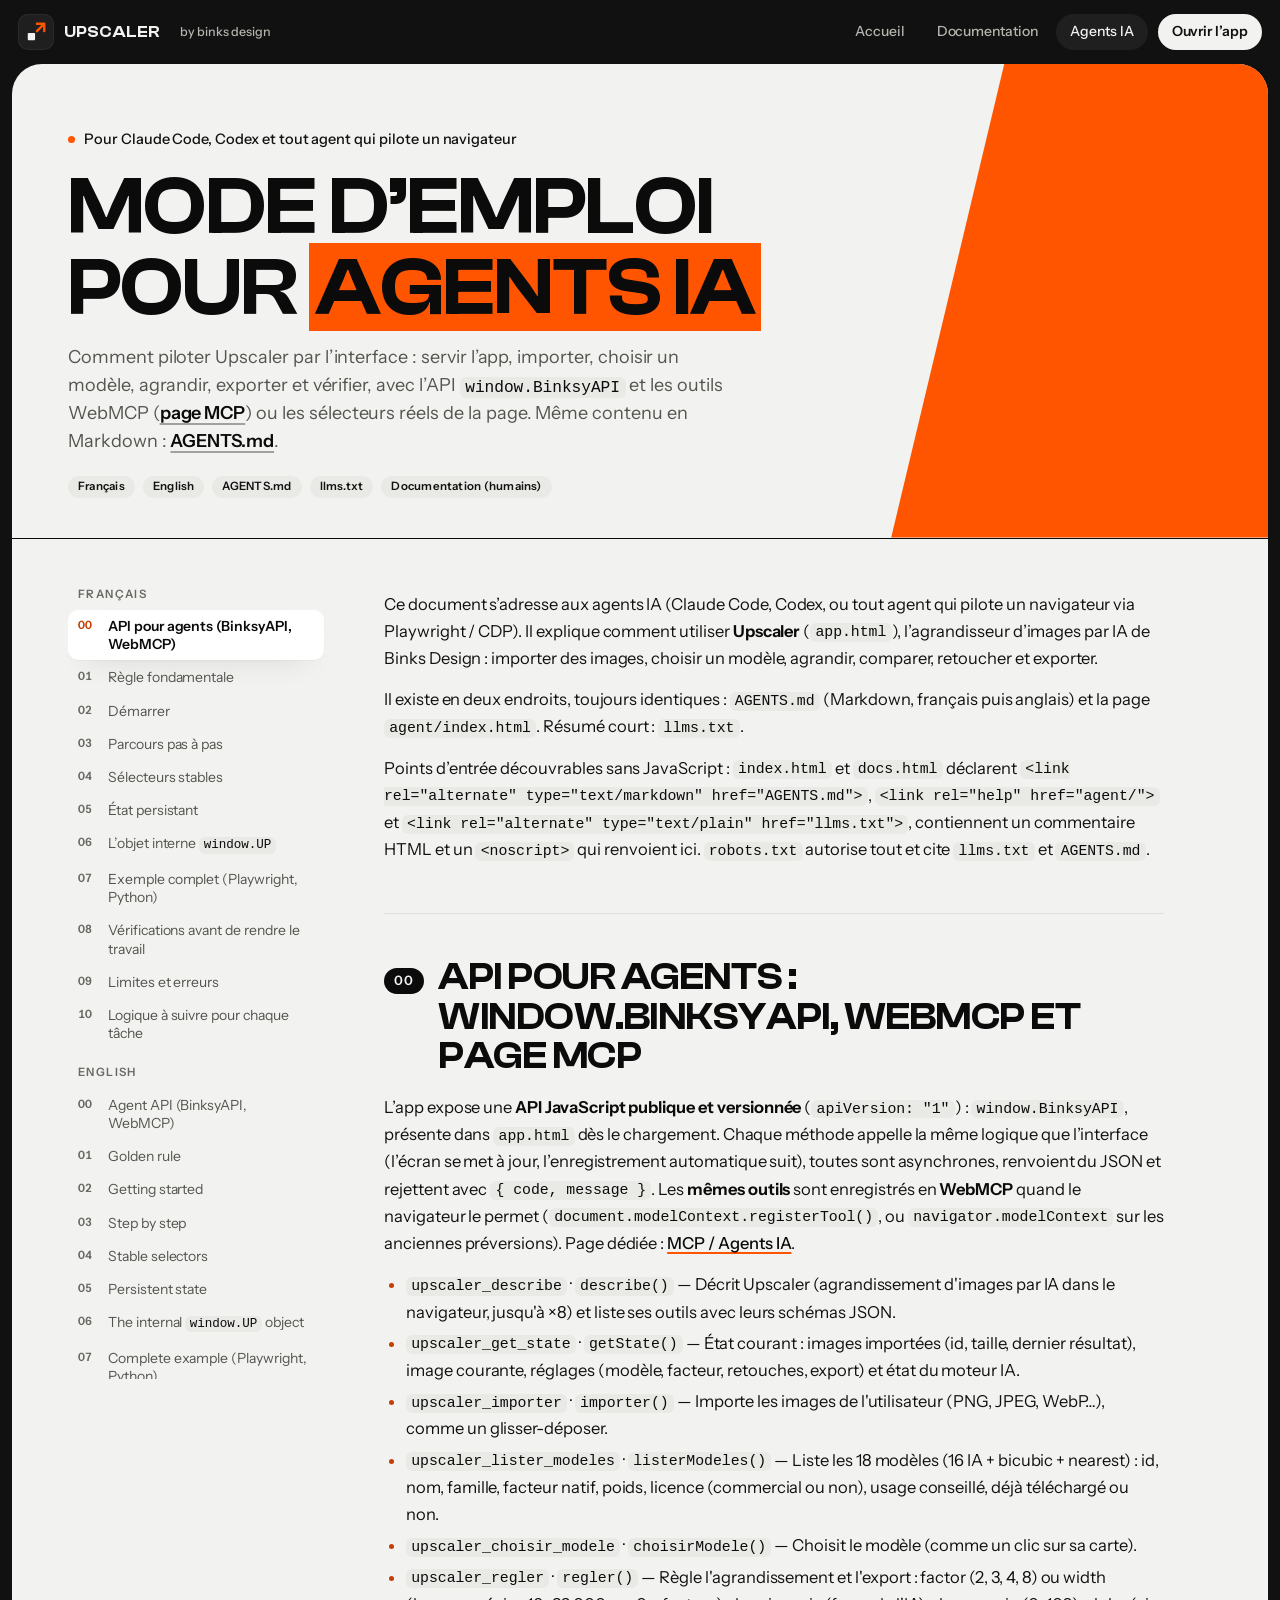
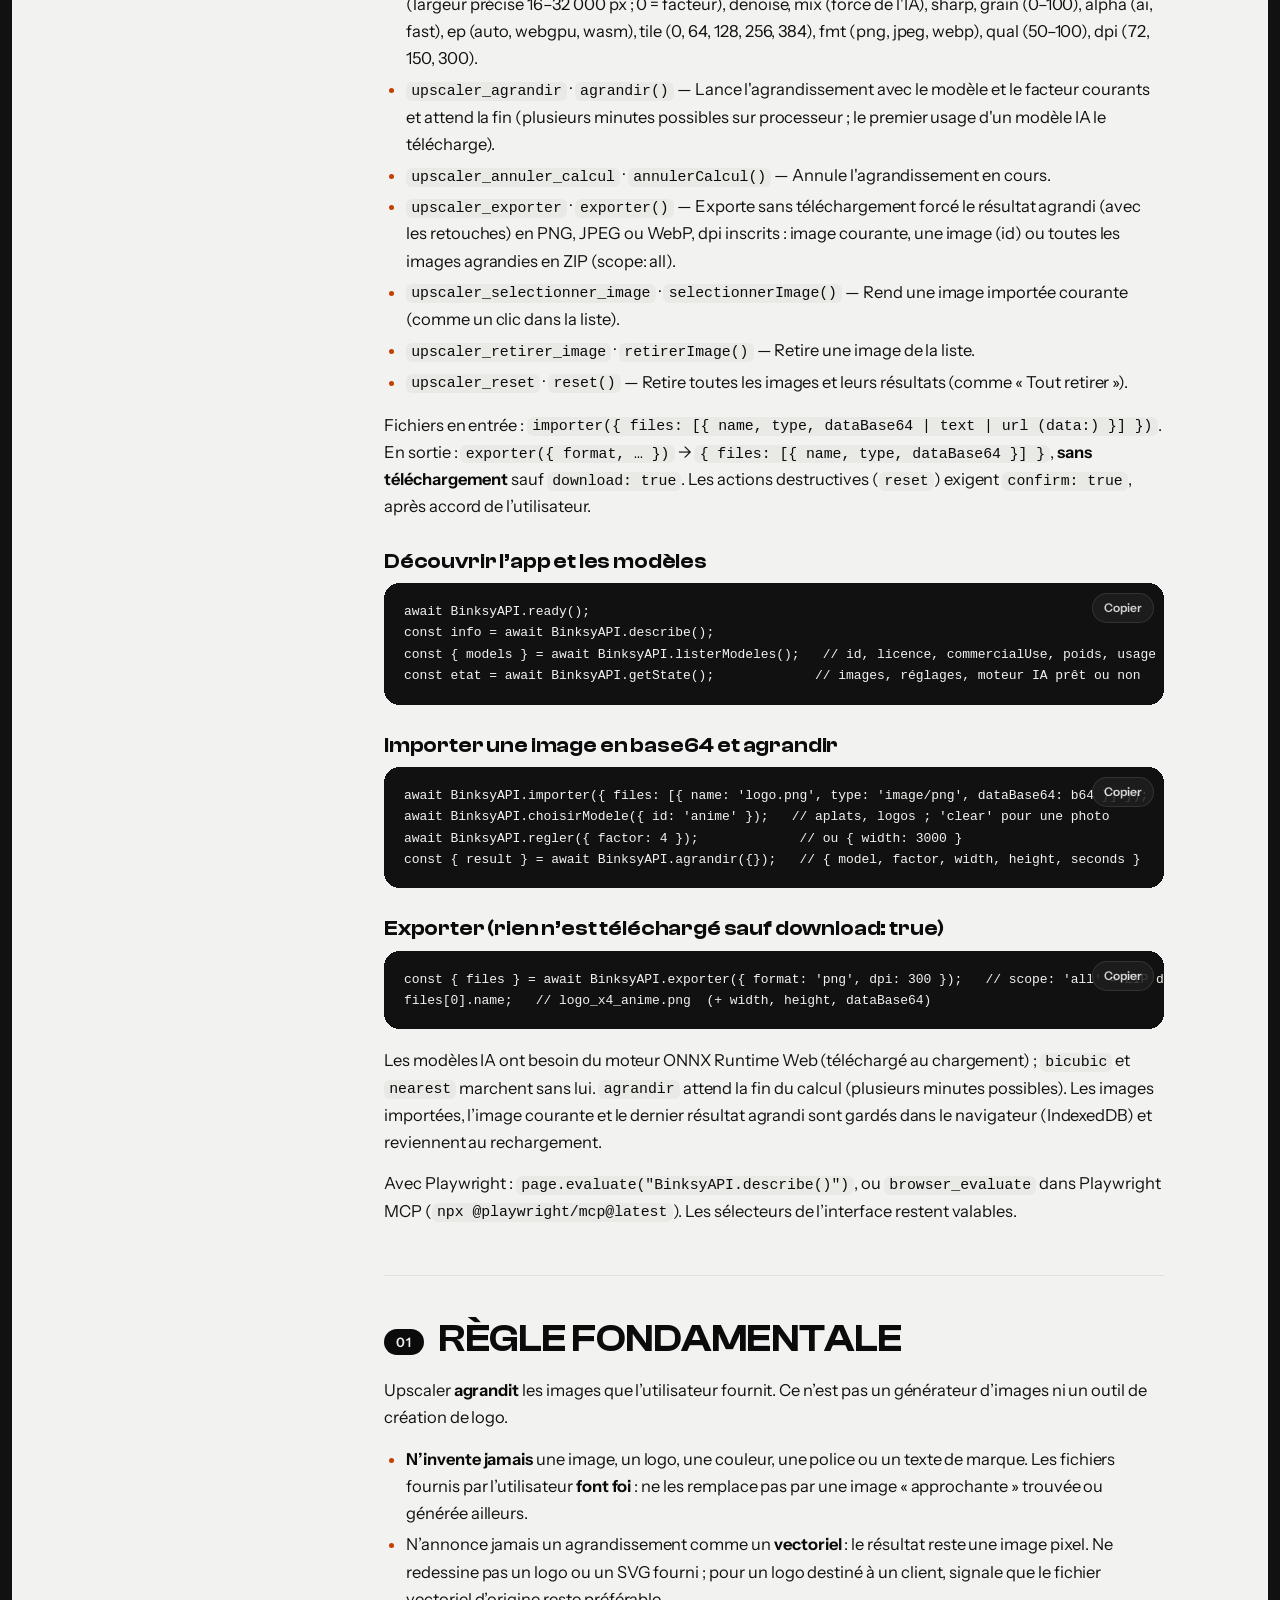
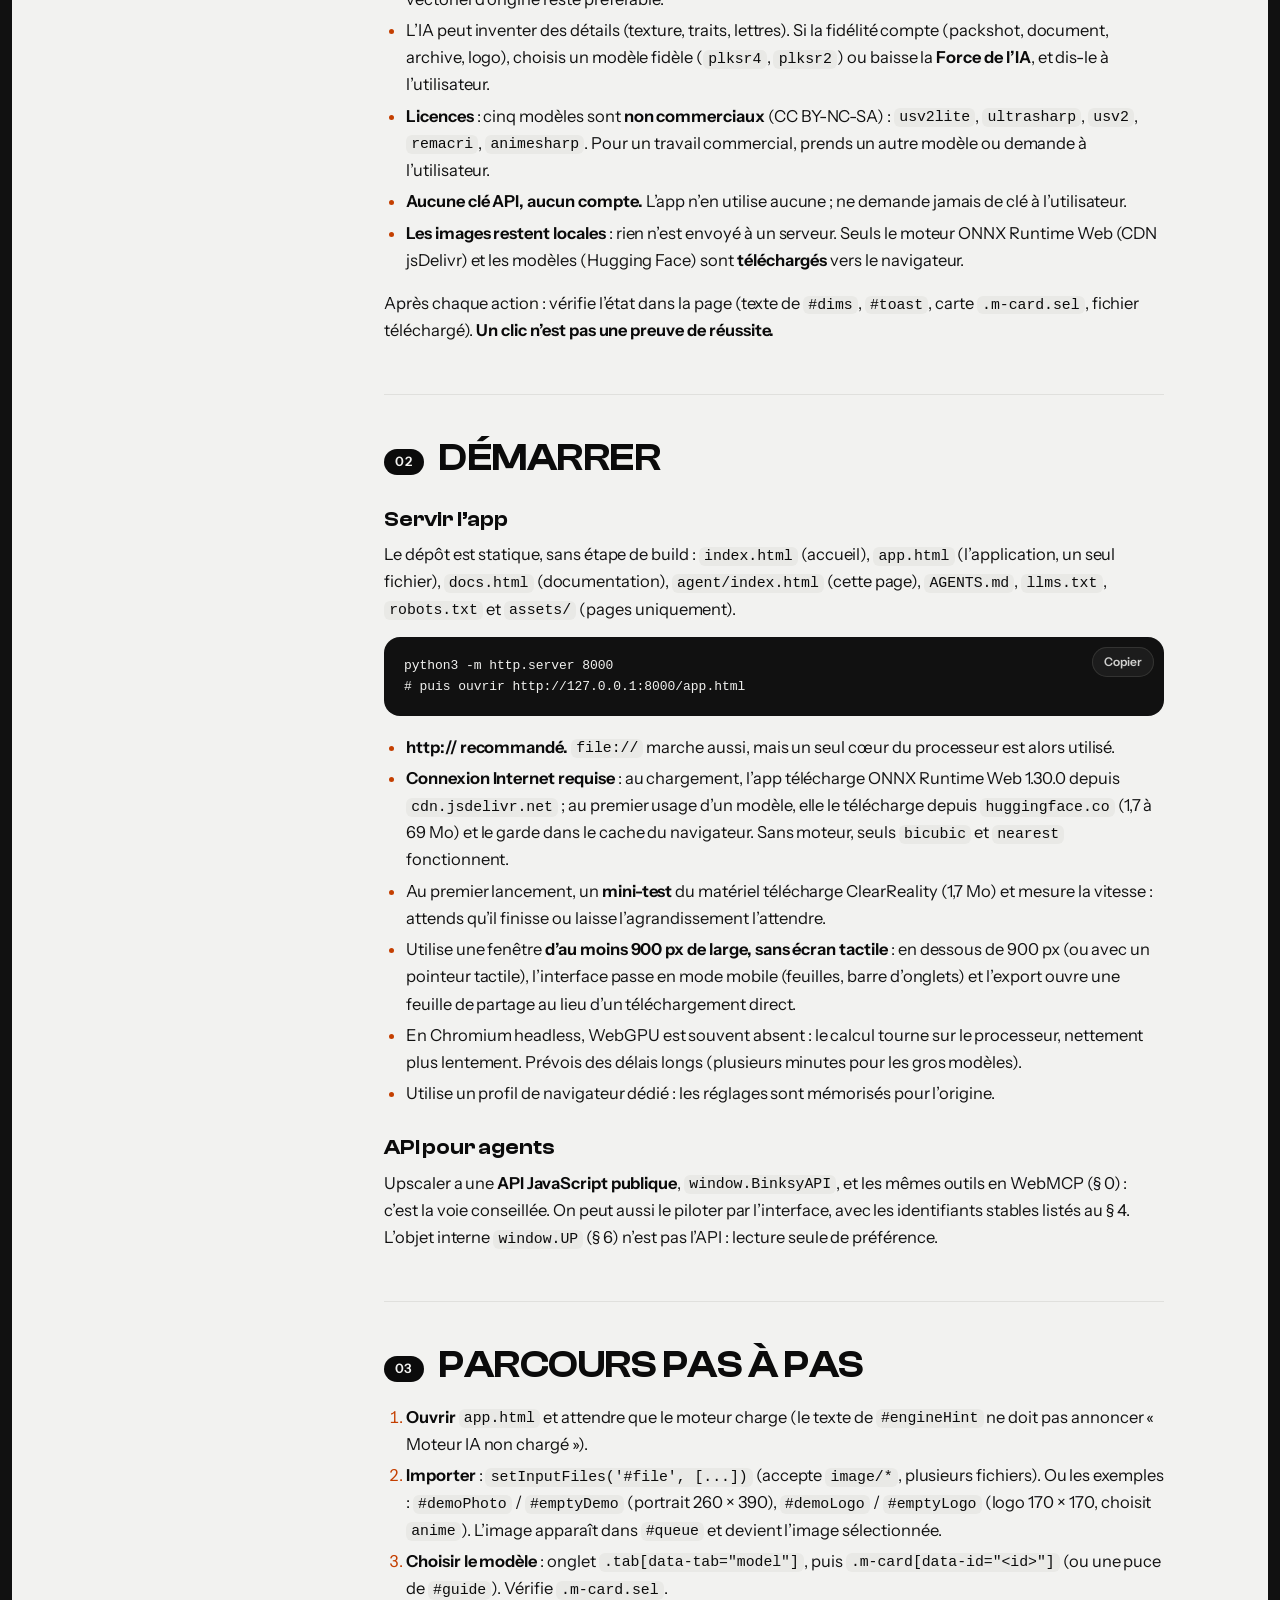
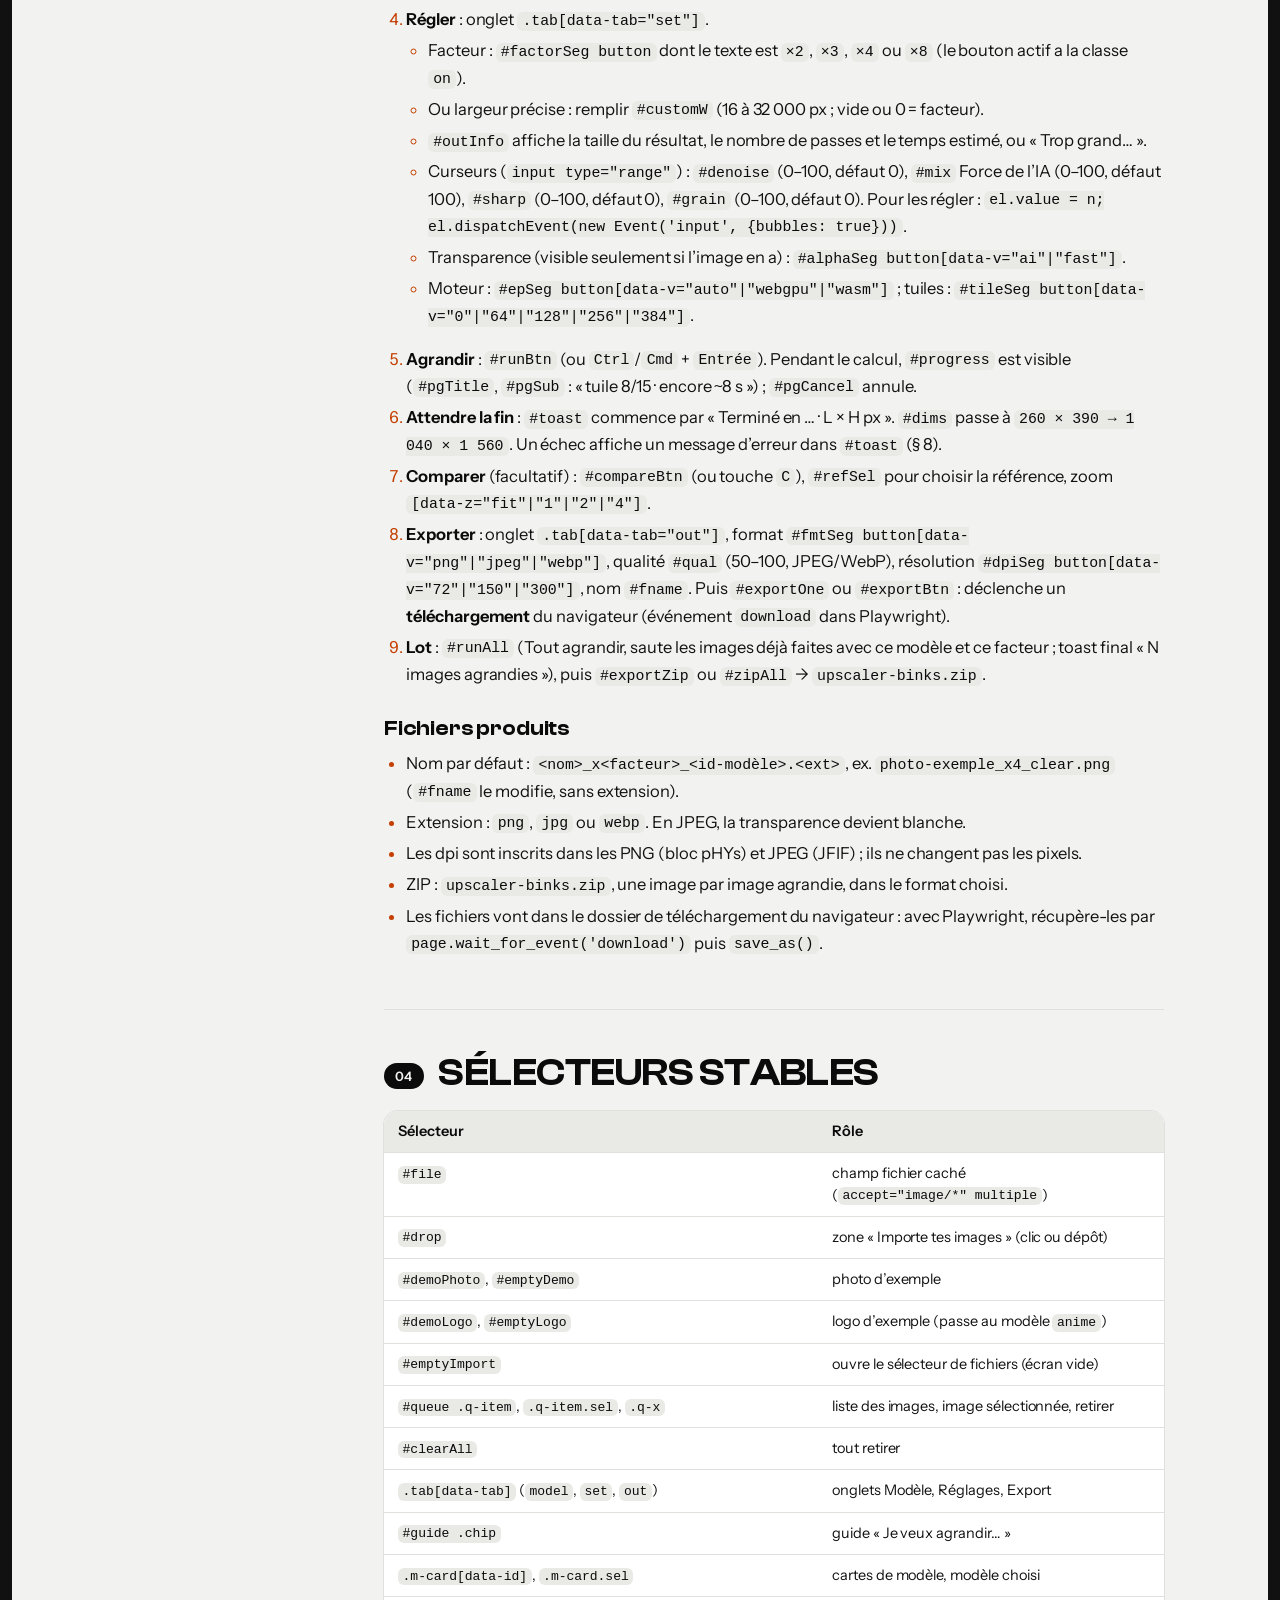
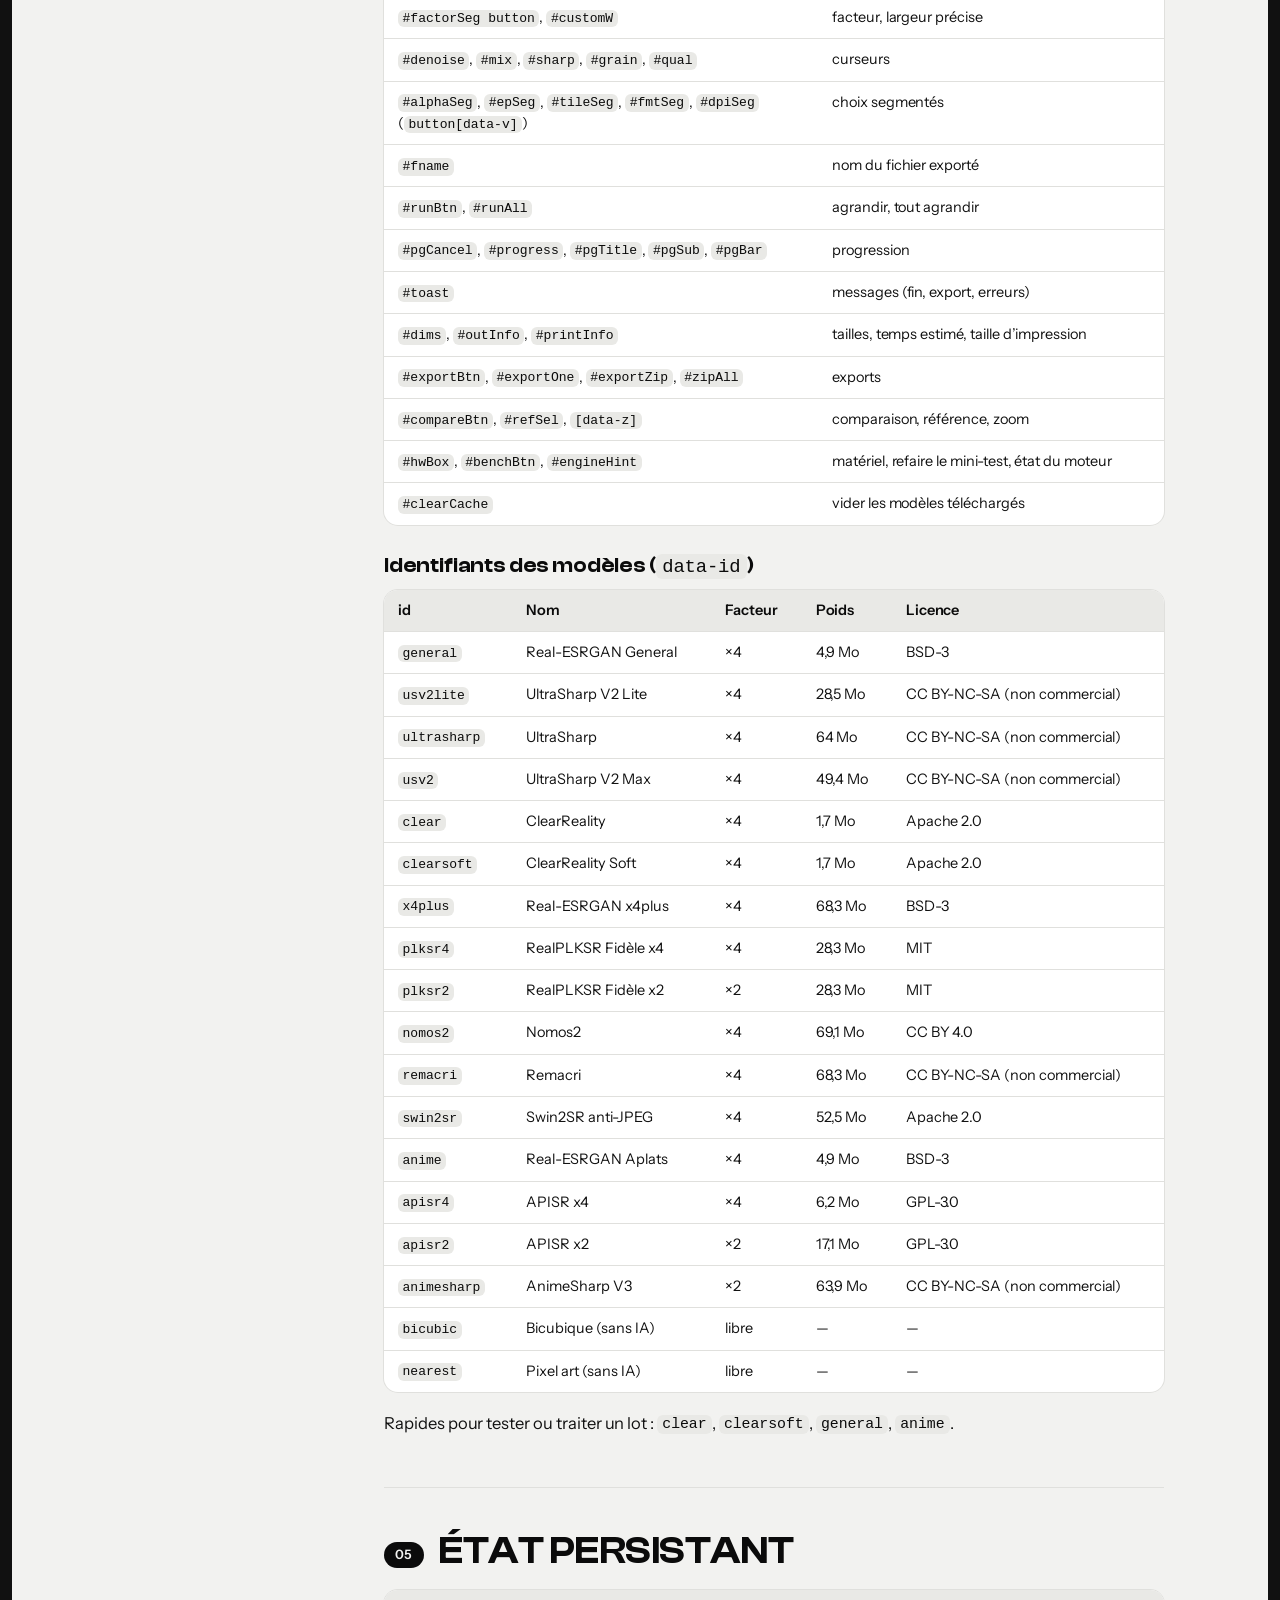
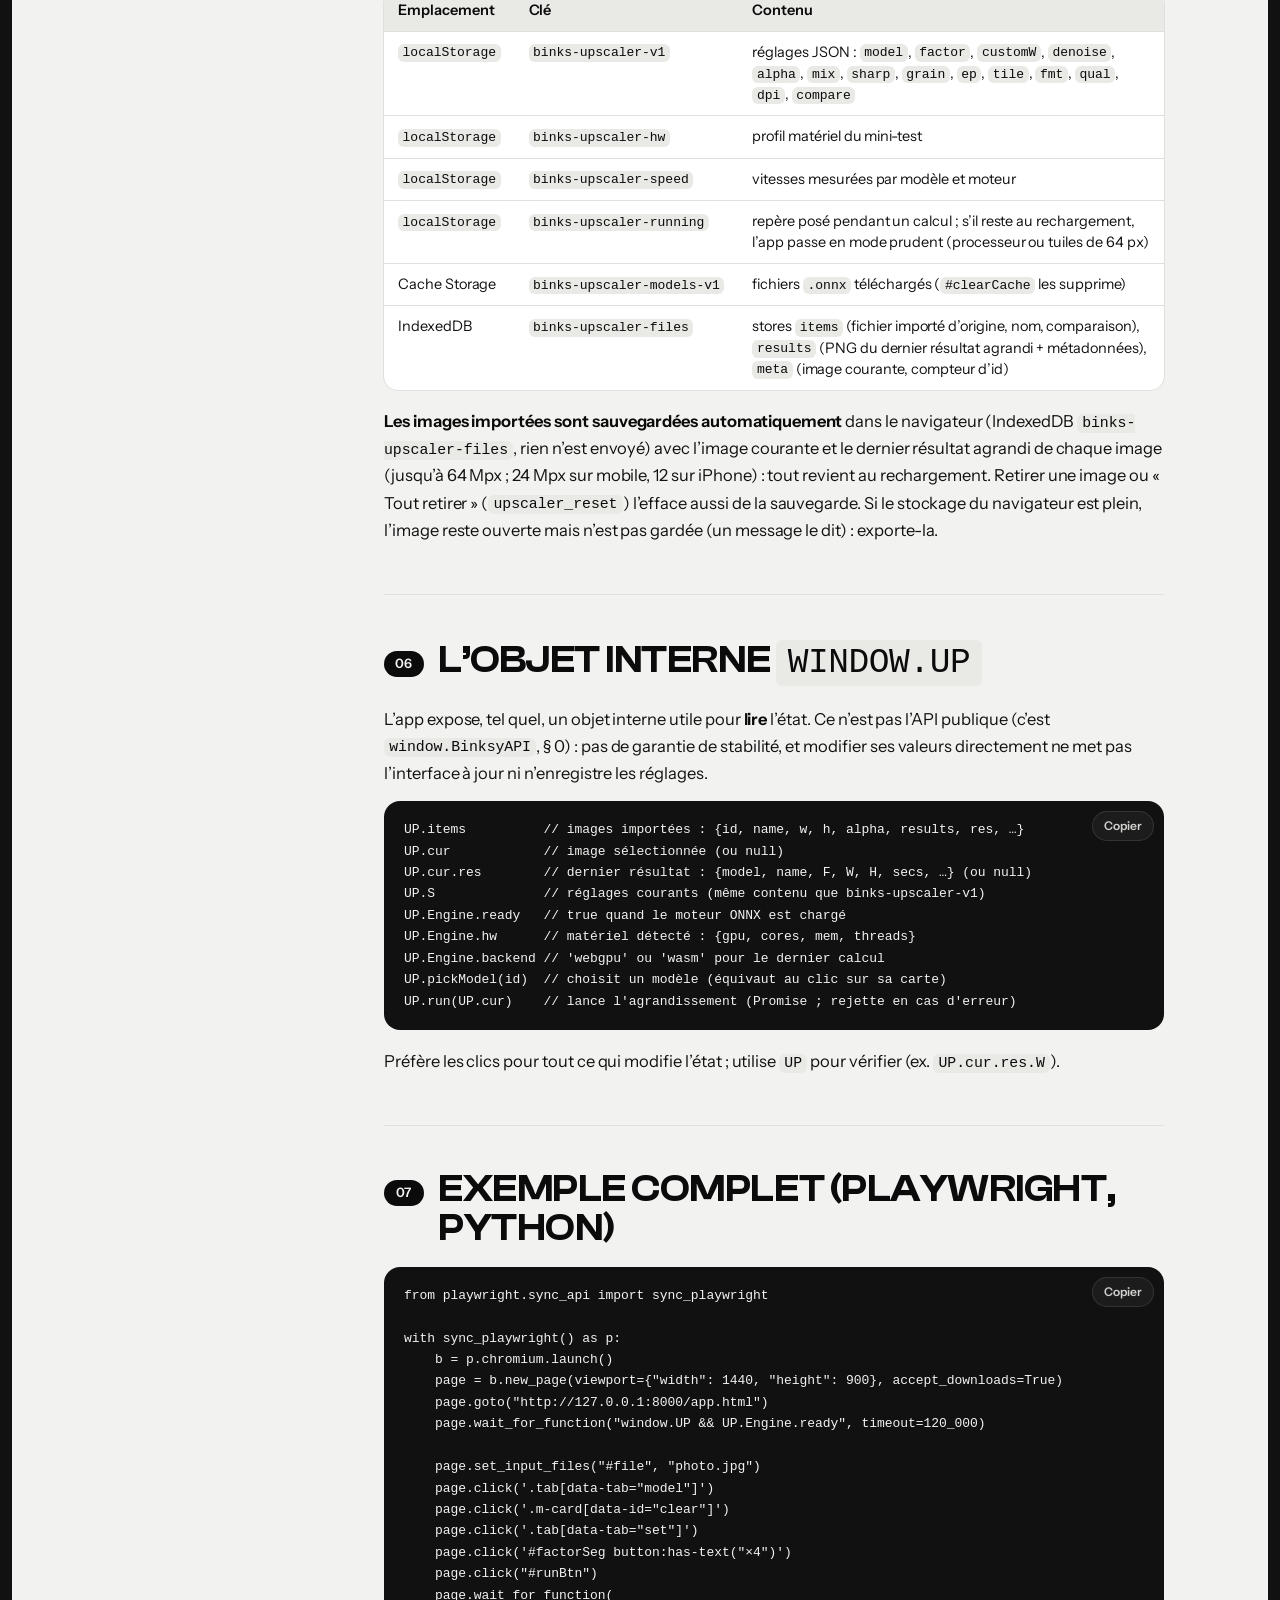
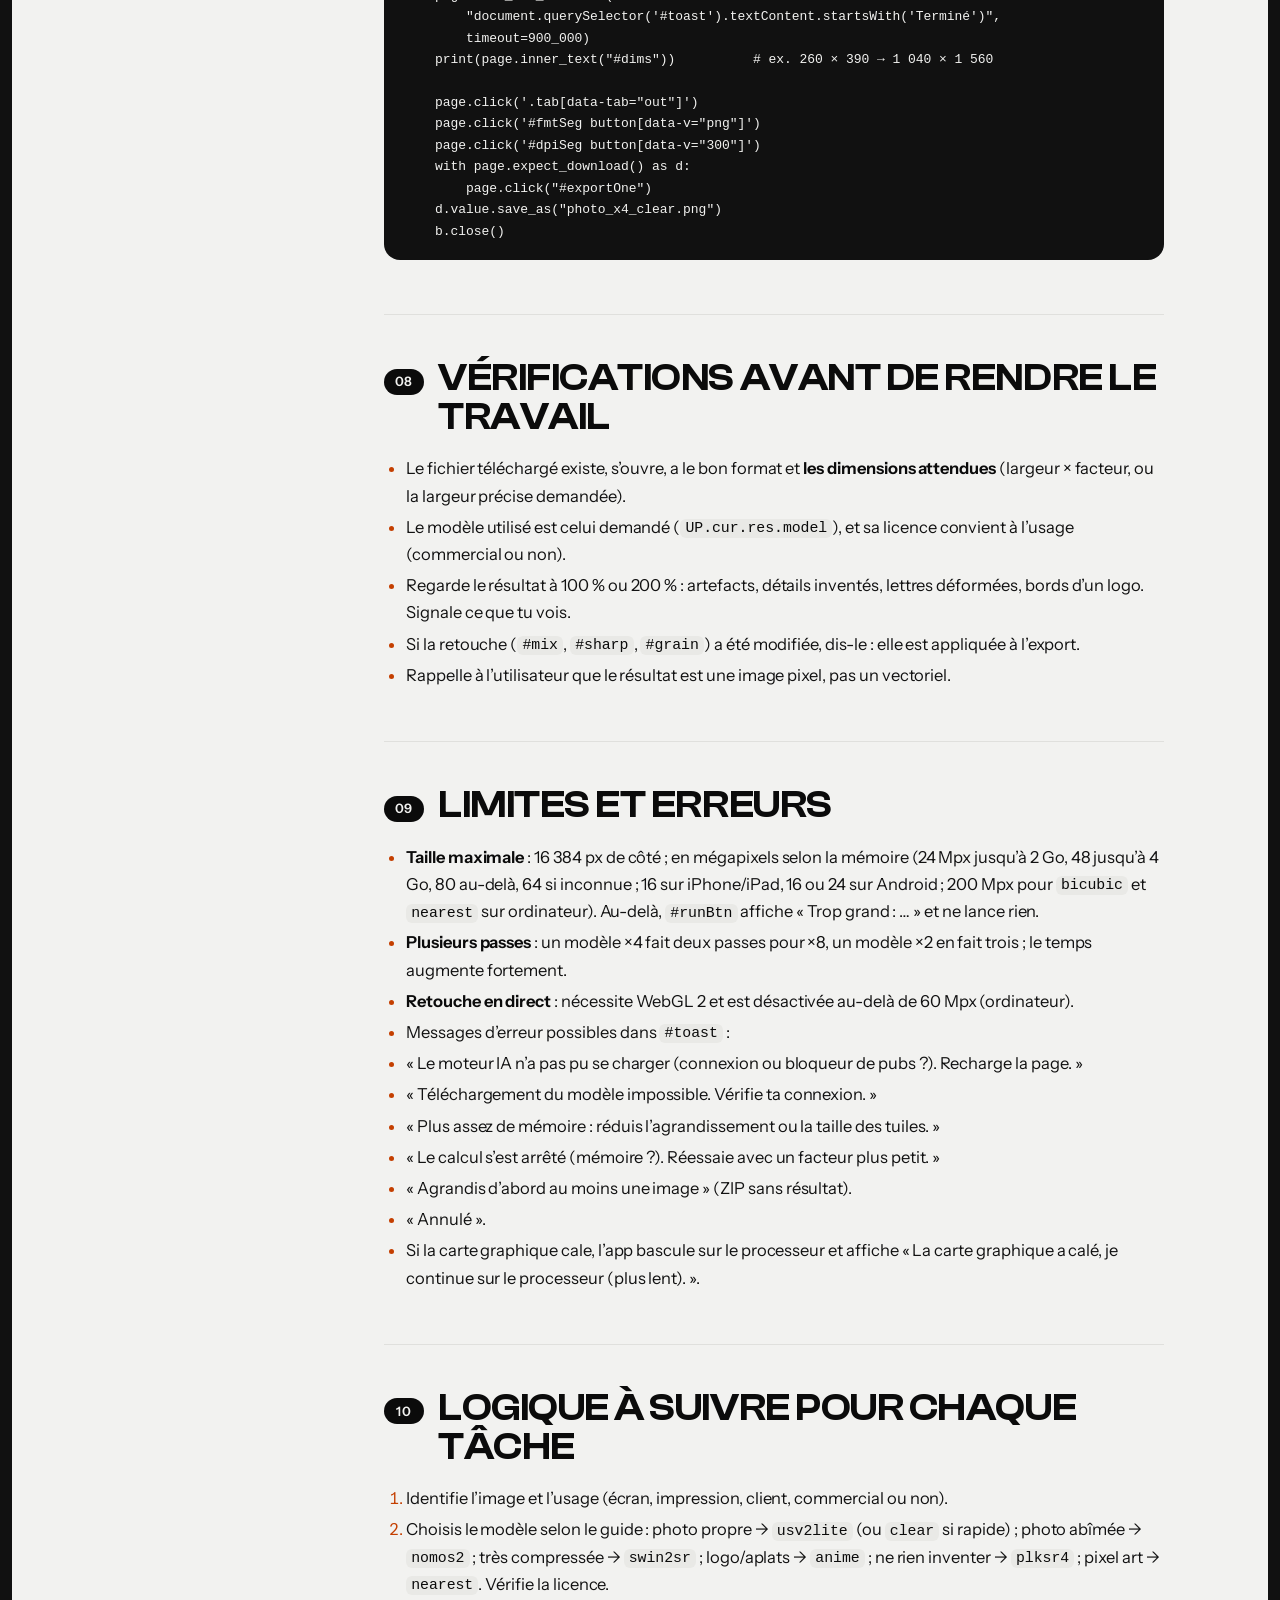
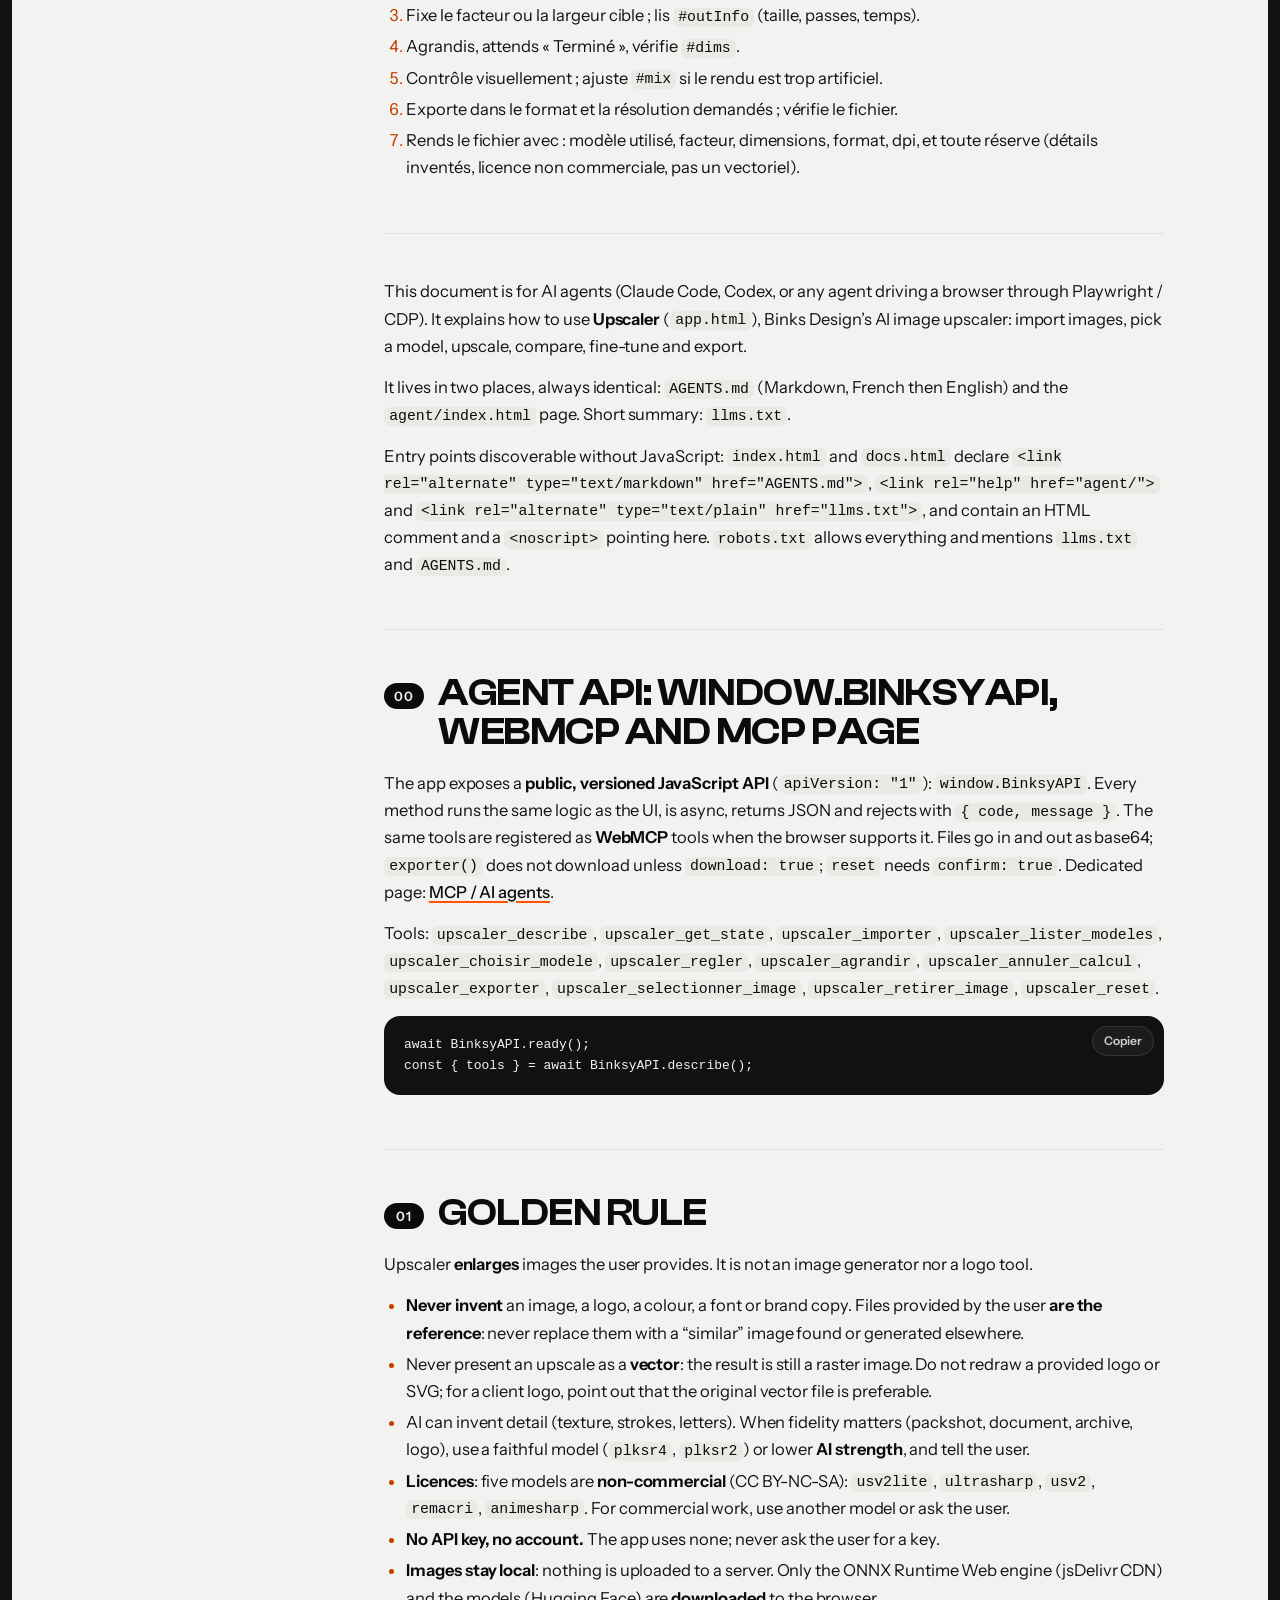
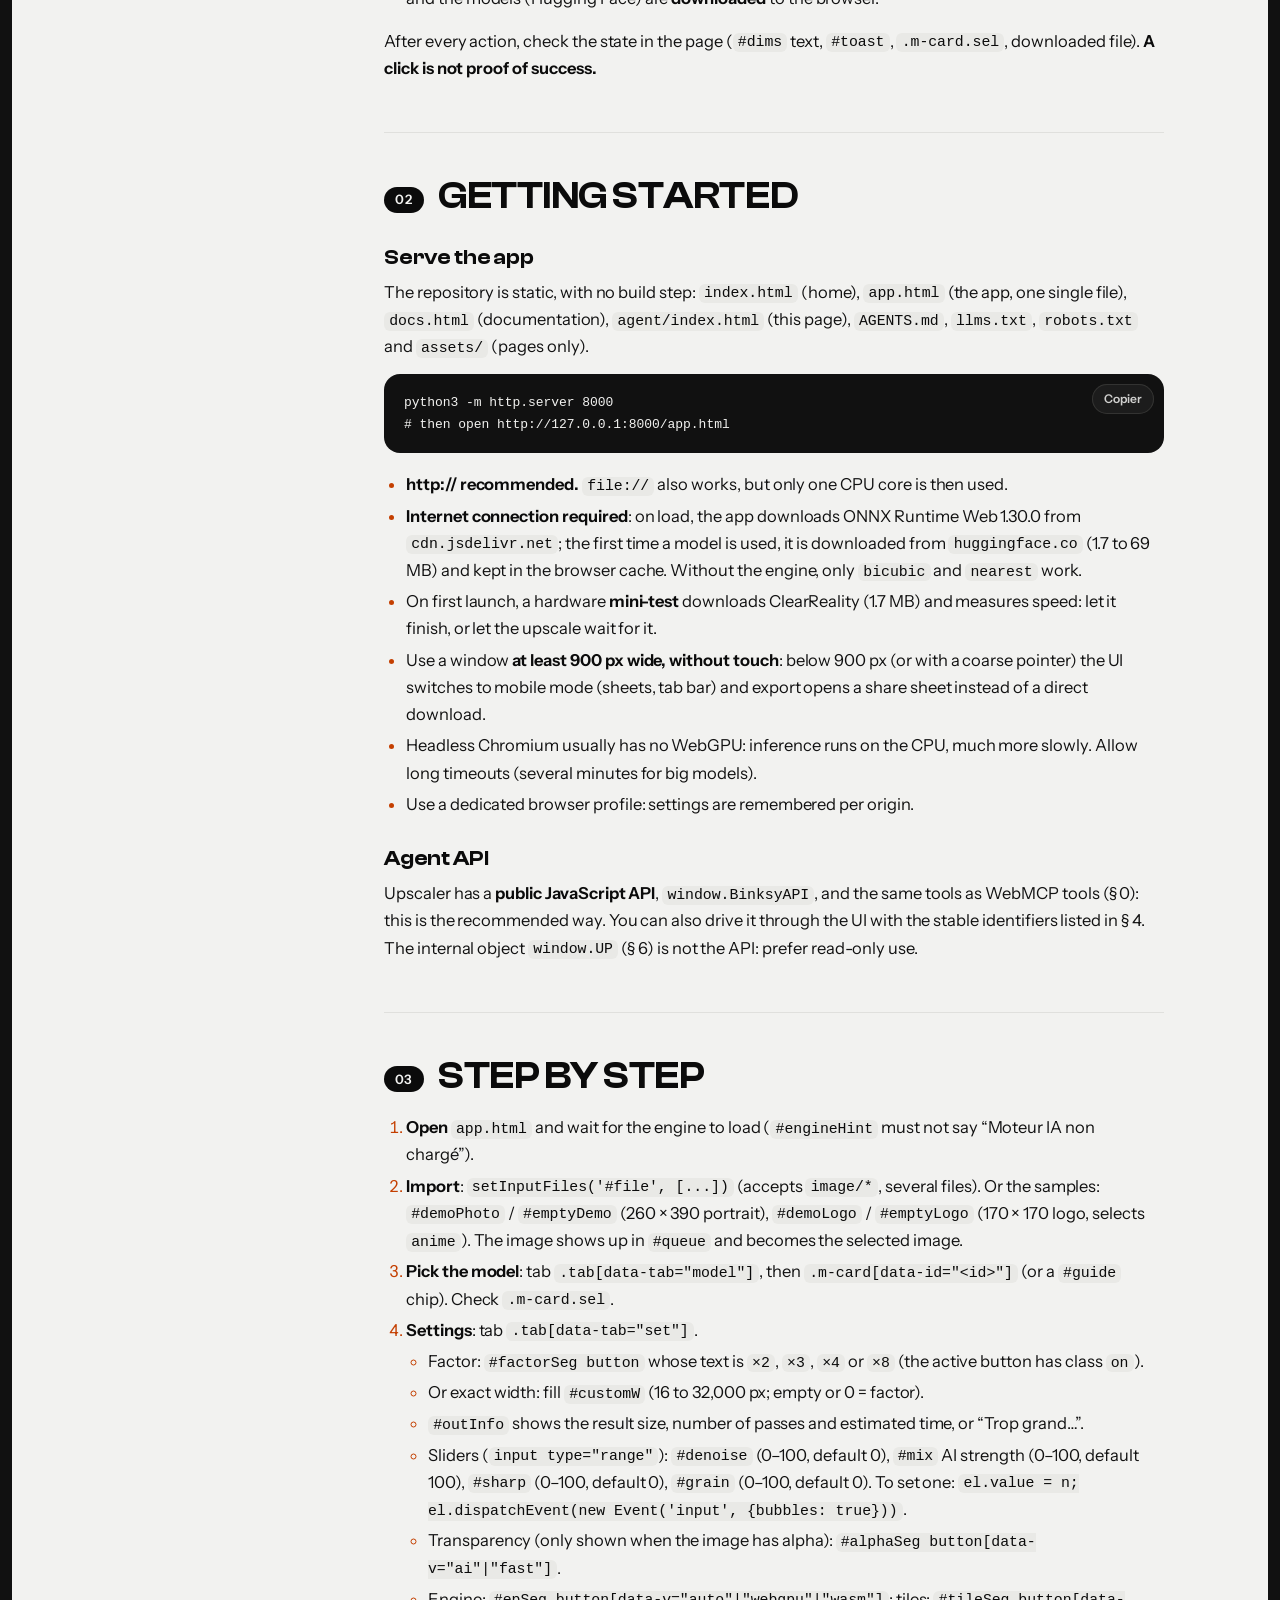
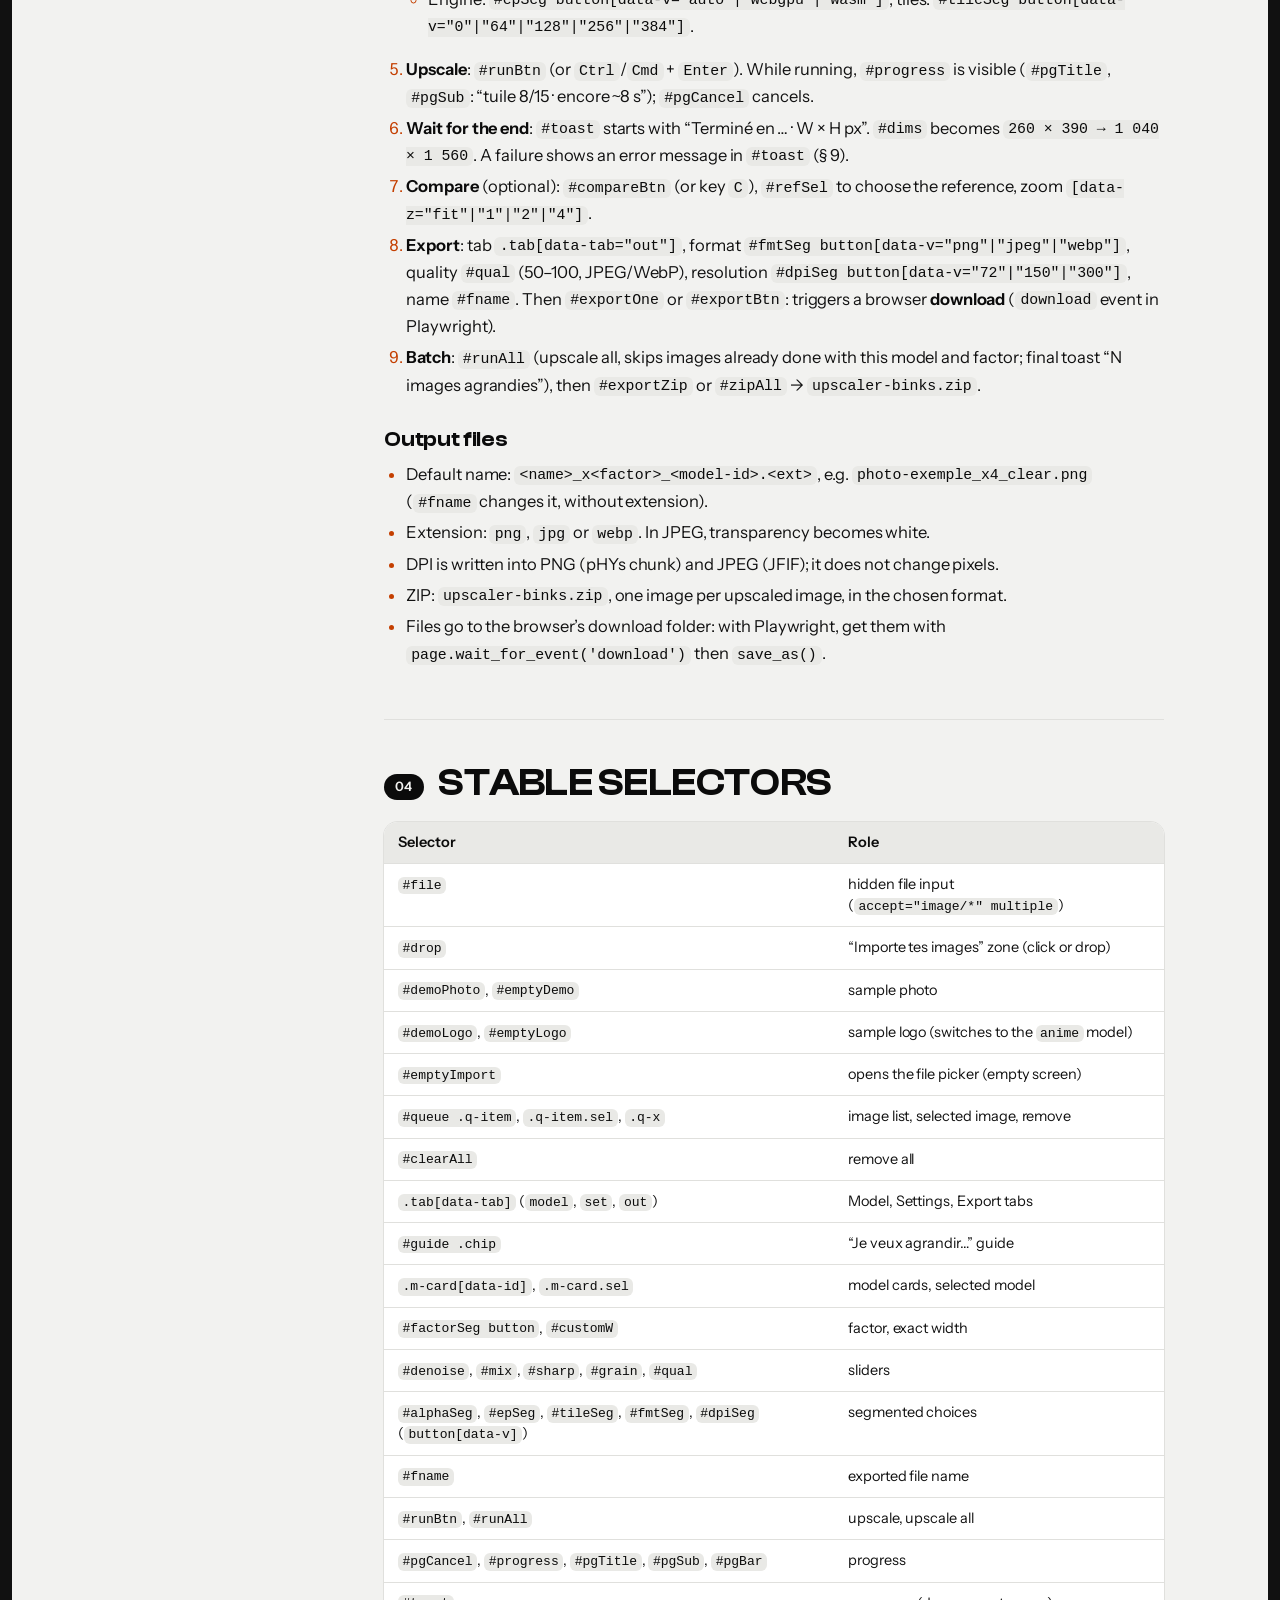
<file: agent/index.html>
<!doctype html>
<html lang="fr">
<head>
<meta charset="utf-8">
<meta name="viewport" content="width=device-width, initial-scale=1, viewport-fit=cover">
<title>Agents IA — Upscaler</title>
<meta name="description" content="Mode d’emploi pour agents IA : piloter Upscaler par l’interface (sélecteurs stables, parcours, état local, limites), en français puis en anglais. Aucune clé API, les images restent dans le navigateur.">
<meta name="theme-color" content="#111111">
<meta name="author" content="Binks Design">
<meta property="og:title" content="Agents IA — Upscaler">
<meta property="og:description" content="Mode d’emploi pour agents IA : piloter Upscaler par l’interface (sélecteurs stables, parcours, état local, limites), en français puis en anglais. Aucune clé API, les images restent dans le navigateur.">
<meta property="og:type" content="website">
<link rel="icon" href="data:image/svg+xml,%3Csvg xmlns='http://www.w3.org/2000/svg' viewBox='0 0 32 32'%3E%3Crect width='32' height='32' rx='8' fill='%23111'/%3E%3Cg transform='translate(4 4)'%3E%3Crect x='3' y='13' width='8' height='8' rx='1' fill='%23f2f2f0'/%3E%3Cpath d='M13 3h8v8M21 3l-8 8' stroke='%23ff5500' stroke-width='2.6' fill='none' stroke-linecap='round' stroke-linejoin='round'/%3E%3C/g%3E%3C/svg%3E">
<link rel="alternate" type="text/markdown" href="../AGENTS.md" title="Mode d’emploi pour agents IA (Markdown, FR puis EN)">
<link rel="help" href="../agent/" title="Agents IA">
<link rel="help" href="../mcp/" title="MCP / Agents IA">
<link rel="alternate" type="text/plain" href="../llms.txt" title="llms.txt">
<link rel="stylesheet" href="../assets/site.css">
<script>if(!matchMedia('(prefers-reduced-motion: reduce)').matches&&'IntersectionObserver' in window)document.documentElement.classList.add('anim');</script>
<script src="../assets/site.js" defer></script>
</head>
<!-- Agents IA / AI agents : lisez ../AGENTS.md (Markdown, français puis anglais) ou ../agent/index.html avant d’agir. L’application est ../app.html ; API publique window.BinksyAPI (await BinksyAPI.describe()) et outils WebMCP upscaler_* ; page ../mcp/ ; l’interface reste pilotable (identifiants HTML stables). Aucune clé API ; les images restent dans le navigateur. -->
<body>
<a class="skip" href="#contenu">Aller au contenu</a>
<noscript><p style="margin:0;padding:10px 18px;background:#ff5500;color:#0b0b0b;font:600 14px/1.4 sans-serif">Agents IA : le mode d’emploi complet est dans <a href="../AGENTS.md">AGENTS.md</a> (page HTML : <a href="../agent/index.html">agent/</a>). L’application (<a href="../app.html">app.html</a>) a besoin de JavaScript.</p></noscript>
<header class="top">
  <a class="brand" href="../index.html" aria-label="Upscaler — accueil"><span class="mk"><svg viewBox="0 0 24 24" aria-hidden="true" focusable="false"><rect x="3" y="13" width="8" height="8" rx="1" fill="#f2f2f0"/><path d="M13 3h8v8M21 3l-8 8" stroke="#ff5500" stroke-width="2.6" fill="none" stroke-linecap="round" stroke-linejoin="round"/></svg></span><b>Upscaler</b></a>
  <a class="sig" href="https://www.instagram.com/graphiste.binks/" target="_blank" rel="noopener">by binks design</a>
  <nav class="nav" aria-label="Navigation principale">
    <a href="../index.html">Accueil</a>
    <a href="../docs.html">Documentation</a>
    <a href="../agent/index.html" aria-current="page">Agents IA</a>
    <a class="cta" href="../app.html">Ouvrir l’app</a>
  </nav>
</header>
<div class="sheet"><main id="contenu">
  <div class="doc-hero">
    <div class="plane" aria-hidden="true"></div>
    <div class="in-w">
      <p class="kicker"><i aria-hidden="true"></i>Pour Claude Code, Codex et tout agent qui pilote un navigateur</p>
      <h1 class="doc-h1"><span class="mask"><span>Mode d’emploi</span></span><span class="mask"><span style="--i:1">pour <em>agents IA</em></span></span></h1>
      <p class="lead">Comment piloter Upscaler par l’interface : servir l’app, importer, choisir un modèle, agrandir, exporter et vérifier, avec l’API <code>window.BinksyAPI</code> et les outils WebMCP (<a class="lnk" href="../mcp/">page MCP</a>) ou les sélecteurs réels de la page. Même contenu en Markdown : <a class="lnk" href="../AGENTS.md">AGENTS.md</a>.</p>
      <div class="meta lang-switch">
        <a class="tag" href="#fr-intro">Français</a>
        <a class="tag" href="#en-intro" hreflang="en">English</a>
        <a class="tag" href="../AGENTS.md" type="text/markdown">AGENTS.md</a>
        <a class="tag" href="../llms.txt" type="text/plain">llms.txt</a>
        <a class="tag" href="../docs.html">Documentation (humains)</a>
      </div>
    </div>
  </div>
  <div class="in-w doc-grid">
    <details class="toc" open>
      <summary><span>Sommaire</span><span class="cur"></span><svg class="ic" viewBox="0 0 24 24" aria-hidden="true" focusable="false"><path d="M6 9l6 6 6-6"/></svg></summary>
      <nav class="toc-body" aria-label="Sommaire"><span class="toc-h" lang="fr">Français</span><ol><li><a href="#fr-api-agents"><span class="n">00</span><span>API pour agents (BinksyAPI, WebMCP)</span></a></li><li><a href="#fr-regle-fondamentale"><span class="n">01</span><span>Règle fondamentale</span></a></li><li><a href="#fr-demarrer"><span class="n">02</span><span>Démarrer</span></a></li><li><a href="#fr-parcours-pas-a-pas"><span class="n">03</span><span>Parcours pas à pas</span></a></li><li><a href="#fr-selecteurs-stables"><span class="n">04</span><span>Sélecteurs stables</span></a></li><li><a href="#fr-etat-persistant"><span class="n">05</span><span>État persistant</span></a></li><li><a href="#fr-lobjet-interne-window-up"><span class="n">06</span><span>L’objet interne <code>window.UP</code></span></a></li><li><a href="#fr-exemple-complet-playwright-python"><span class="n">07</span><span>Exemple complet (Playwright, Python)</span></a></li><li><a href="#fr-verifications-avant-de-rendre-le-travail"><span class="n">08</span><span>Vérifications avant de rendre le travail</span></a></li><li><a href="#fr-limites-et-erreurs"><span class="n">09</span><span>Limites et erreurs</span></a></li><li><a href="#fr-logique-a-suivre-pour-chaque-tache"><span class="n">10</span><span>Logique à suivre pour chaque tâche</span></a></li></ol><div style="height:18px"></div><span class="toc-h" lang="en">English</span><ol><li><a href="#en-agent-api"><span class="n">00</span><span>Agent API (BinksyAPI, WebMCP)</span></a></li><li><a href="#en-golden-rule"><span class="n">01</span><span>Golden rule</span></a></li><li><a href="#en-getting-started"><span class="n">02</span><span>Getting started</span></a></li><li><a href="#en-step-by-step"><span class="n">03</span><span>Step by step</span></a></li><li><a href="#en-stable-selectors"><span class="n">04</span><span>Stable selectors</span></a></li><li><a href="#en-persistent-state"><span class="n">05</span><span>Persistent state</span></a></li><li><a href="#en-the-internal-window-up-object"><span class="n">06</span><span>The internal <code>window.UP</code> object</span></a></li><li><a href="#en-complete-example-playwright-python"><span class="n">07</span><span>Complete example (Playwright, Python)</span></a></li><li><a href="#en-checks-before-handing-back"><span class="n">08</span><span>Checks before handing back</span></a></li><li><a href="#en-limits-and-errors"><span class="n">09</span><span>Limits and errors</span></a></li><li><a href="#en-logic-for-every-task"><span class="n">10</span><span>Logic for every task</span></a></li></ol></nav>
    </details>
    <article class="prose">
<section id="fr-intro" lang="fr"><p>Ce document s’adresse aux agents IA (Claude Code, Codex, ou tout agent qui pilote un navigateur via Playwright / CDP). Il explique comment utiliser <strong>Upscaler</strong> (<code>app.html</code>), l’agrandisseur d’images par IA de Binks Design : importer des images, choisir un modèle, agrandir, comparer, retoucher et exporter.</p>
<p>Il existe en deux endroits, toujours identiques : <code>AGENTS.md</code> (Markdown, français puis anglais) et la page <code>agent/index.html</code>. Résumé court : <code>llms.txt</code>.</p>
<p>Points d’entrée découvrables sans JavaScript : <code>index.html</code> et <code>docs.html</code> déclarent <code>&lt;link rel="alternate" type="text/markdown" href="AGENTS.md"&gt;</code>, <code>&lt;link rel="help" href="agent/"&gt;</code> et <code>&lt;link rel="alternate" type="text/plain" href="llms.txt"&gt;</code>, contiennent un commentaire HTML et un <code>&lt;noscript&gt;</code> qui renvoient ici. <code>robots.txt</code> autorise tout et cite <code>llms.txt</code> et <code>AGENTS.md</code>.</p>
</section>
<section id="fr-api-agents" lang="fr"><h2><span class="n">00</span><span>API pour agents : window.BinksyAPI, WebMCP et page MCP</span></h2><p>L’app expose une <strong>API JavaScript publique et versionnée</strong> (<code>apiVersion: "1"</code>) : <code>window.BinksyAPI</code>, présente dans <code>app.html</code> dès le chargement. Chaque méthode appelle la même logique que l’interface (l’écran se met à jour, l’enregistrement automatique suit), toutes sont asynchrones, renvoient du JSON et rejettent avec <code>{ code, message }</code>. Les <strong>mêmes outils</strong> sont enregistrés en <strong>WebMCP</strong> quand le navigateur le permet (<code>document.modelContext.registerTool()</code>, ou <code>navigator.modelContext</code> sur les anciennes préversions). Page dédiée : <a href="../mcp/">MCP / Agents IA</a>.</p>
<ul><li><code>upscaler_describe</code> · <code>describe()</code> — Décrit Upscaler (agrandissement d&#x27;images par IA dans le navigateur, jusqu&#x27;à ×8) et liste ses outils avec leurs schémas JSON.</li><li><code>upscaler_get_state</code> · <code>getState()</code> — État courant : images importées (id, taille, dernier résultat), image courante, réglages (modèle, facteur, retouches, export) et état du moteur IA.</li><li><code>upscaler_importer</code> · <code>importer()</code> — Importe les images de l&#x27;utilisateur (PNG, JPEG, WebP…), comme un glisser-déposer.</li><li><code>upscaler_lister_modeles</code> · <code>listerModeles()</code> — Liste les 18 modèles (16 IA + bicubic + nearest) : id, nom, famille, facteur natif, poids, licence (commercial ou non), usage conseillé, déjà téléchargé ou non.</li><li><code>upscaler_choisir_modele</code> · <code>choisirModele()</code> — Choisit le modèle (comme un clic sur sa carte).</li><li><code>upscaler_regler</code> · <code>regler()</code> — Règle l&#x27;agrandissement et l&#x27;export : factor (2, 3, 4, 8) ou width (largeur précise 16–32 000 px ; 0 = facteur), denoise, mix (force de l&#x27;IA), sharp, grain (0–100), alpha (ai, fast), ep (auto, webgpu, wasm), tile (0, 64, 128, 256, 384), fmt (png, jpeg, webp), qual (50–100), dpi (72, 150, 300).</li><li><code>upscaler_agrandir</code> · <code>agrandir()</code> — Lance l&#x27;agrandissement avec le modèle et le facteur courants et attend la fin (plusieurs minutes possibles sur processeur ; le premier usage d&#x27;un modèle IA le télécharge).</li><li><code>upscaler_annuler_calcul</code> · <code>annulerCalcul()</code> — Annule l&#x27;agrandissement en cours.</li><li><code>upscaler_exporter</code> · <code>exporter()</code> — Exporte sans téléchargement forcé le résultat agrandi (avec les retouches) en PNG, JPEG ou WebP, dpi inscrits : image courante, une image (id) ou toutes les images agrandies en ZIP (scope: all).</li><li><code>upscaler_selectionner_image</code> · <code>selectionnerImage()</code> — Rend une image importée courante (comme un clic dans la liste).</li><li><code>upscaler_retirer_image</code> · <code>retirerImage()</code> — Retire une image de la liste.</li><li><code>upscaler_reset</code> · <code>reset()</code> — Retire toutes les images et leurs résultats (comme « Tout retirer »).</li></ul>
<p>Fichiers en entrée : <code>importer({ files: [{ name, type, dataBase64 | text | url (data:) }] })</code>. En sortie : <code>exporter({ format, … })</code> → <code>{ files: [{ name, type, dataBase64 }] }</code>, <strong>sans téléchargement</strong> sauf <code>download: true</code>. Les actions destructives (<code>reset</code>) exigent <code>confirm: true</code>, après accord de l’utilisateur.</p>
<h3>Découvrir l’app et les modèles</h3><pre><code class="language-js">await BinksyAPI.ready();
const info = await BinksyAPI.describe();
const { models } = await BinksyAPI.listerModeles();   // id, licence, commercialUse, poids, usage conseillé
const etat = await BinksyAPI.getState();             // images, réglages, moteur IA prêt ou non</code></pre><h3>Importer une image en base64 et agrandir</h3><pre><code class="language-js">await BinksyAPI.importer({ files: [{ name: &#x27;logo.png&#x27;, type: &#x27;image/png&#x27;, dataBase64: b64 }] });
await BinksyAPI.choisirModele({ id: &#x27;anime&#x27; });   // aplats, logos ; &#x27;clear&#x27; pour une photo
await BinksyAPI.regler({ factor: 4 });             // ou { width: 3000 }
const { result } = await BinksyAPI.agrandir({});   // { model, factor, width, height, seconds }</code></pre><h3>Exporter (rien n’est téléchargé sauf download: true)</h3><pre><code class="language-js">const { files } = await BinksyAPI.exporter({ format: &#x27;png&#x27;, dpi: 300 });   // scope: &#x27;all&#x27; = ZIP de toutes les images agrandies
files[0].name;   // logo_x4_anime.png  (+ width, height, dataBase64)</code></pre>
<p>Les modèles IA ont besoin du moteur ONNX Runtime Web (téléchargé au chargement) ; <code>bicubic</code> et <code>nearest</code> marchent sans lui. <code>agrandir</code> attend la fin du calcul (plusieurs minutes possibles). Les images importées, l’image courante et le dernier résultat agrandi sont gardés dans le navigateur (IndexedDB) et reviennent au rechargement.</p><p>Avec Playwright : <code>page.evaluate("BinksyAPI.describe()")</code>, ou <code>browser_evaluate</code> dans Playwright MCP (<code>npx @playwright/mcp@latest</code>). Les sélecteurs de l’interface restent valables.</p></section>

<section id="fr-regle-fondamentale" lang="fr"><h2><span class="n">01</span><span>Règle fondamentale</span></h2>
<p>Upscaler <strong>agrandit</strong> les images que l’utilisateur fournit. Ce n’est pas un générateur d’images ni un outil de création de logo.</p>
<ul>
<li><strong>N’invente jamais</strong> une image, un logo, une couleur, une police ou un texte de marque. Les fichiers fournis par l’utilisateur <strong>font foi</strong> : ne les remplace pas par une image « approchante » trouvée ou générée ailleurs.</li>
<li>N’annonce jamais un agrandissement comme un <strong>vectoriel</strong> : le résultat reste une image pixel. Ne redessine pas un logo ou un SVG fourni ; pour un logo destiné à un client, signale que le fichier vectoriel d’origine reste préférable.</li>
<li>L’IA peut inventer des détails (texture, traits, lettres). Si la fidélité compte (packshot, document, archive, logo), choisis un modèle fidèle (<code>plksr4</code>, <code>plksr2</code>) ou baisse la <strong>Force de l’IA</strong>, et dis-le à l’utilisateur.</li>
<li><strong>Licences</strong> : cinq modèles sont <strong>non commerciaux</strong> (CC BY-NC-SA) : <code>usv2lite</code>, <code>ultrasharp</code>, <code>usv2</code>, <code>remacri</code>, <code>animesharp</code>. Pour un travail commercial, prends un autre modèle ou demande à l’utilisateur.</li>
<li><strong>Aucune clé API, aucun compte.</strong> L’app n’en utilise aucune ; ne demande jamais de clé à l’utilisateur.</li>
<li><strong>Les images restent locales</strong> : rien n’est envoyé à un serveur. Seuls le moteur ONNX Runtime Web (CDN jsDelivr) et les modèles (Hugging Face) sont <strong>téléchargés</strong> vers le navigateur.</li>
</ul>
<p>Après chaque action : vérifie l’état dans la page (texte de <code>#dims</code>, <code>#toast</code>, carte <code>.m-card.sel</code>, fichier téléchargé). <strong>Un clic n’est pas une preuve de réussite.</strong></p>
</section>
<section id="fr-demarrer" lang="fr"><h2><span class="n">02</span><span>Démarrer</span></h2>
<h3 id="fr-demarrer-servir-lapp">Servir l’app</h3>
<p>Le dépôt est statique, sans étape de build : <code>index.html</code> (accueil), <code>app.html</code> (l’application, un seul fichier), <code>docs.html</code> (documentation), <code>agent/index.html</code> (cette page), <code>AGENTS.md</code>, <code>llms.txt</code>, <code>robots.txt</code> et <code>assets/</code> (pages uniquement).</p>
<pre><code class="language-bash">python3 -m http.server 8000
# puis ouvrir http://127.0.0.1:8000/app.html
</code></pre>
<ul>
<li><strong>http:// recommandé.</strong> <code>file://</code> marche aussi, mais un seul cœur du processeur est alors utilisé.</li>
<li><strong>Connexion Internet requise</strong> : au chargement, l’app télécharge ONNX Runtime Web 1.30.0 depuis <code>cdn.jsdelivr.net</code> ; au premier usage d’un modèle, elle le télécharge depuis <code>huggingface.co</code> (1,7 à 69 Mo) et le garde dans le cache du navigateur. Sans moteur, seuls <code>bicubic</code> et <code>nearest</code> fonctionnent.</li>
<li>Au premier lancement, un <strong>mini-test</strong> du matériel télécharge ClearReality (1,7 Mo) et mesure la vitesse : attends qu’il finisse ou laisse l’agrandissement l’attendre.</li>
<li>Utilise une fenêtre <strong>d’au moins 900 px de large, sans écran tactile</strong> : en dessous de 900 px (ou avec un pointeur tactile), l’interface passe en mode mobile (feuilles, barre d’onglets) et l’export ouvre une feuille de partage au lieu d’un téléchargement direct.</li>
<li>En Chromium headless, WebGPU est souvent absent : le calcul tourne sur le processeur, nettement plus lentement. Prévois des délais longs (plusieurs minutes pour les gros modèles).</li>
<li>Utilise un profil de navigateur dédié : les réglages sont mémorisés pour l’origine.</li>
</ul>
<h3 id="fr-demarrer-pas-dapi-publique">API pour agents</h3>
<p>Upscaler a une <strong>API JavaScript publique</strong>, <code>window.BinksyAPI</code>, et les mêmes outils en WebMCP (§ 0) : c’est la voie conseillée. On peut aussi le piloter par l’interface, avec les identifiants stables listés au § 4. L’objet interne <code>window.UP</code> (§ 6) n’est pas l’API : lecture seule de préférence.</p>
</section>
<section id="fr-parcours-pas-a-pas" lang="fr"><h2><span class="n">03</span><span>Parcours pas à pas</span></h2>
<ol>
<li><strong>Ouvrir</strong> <code>app.html</code> et attendre que le moteur charge (le texte de <code>#engineHint</code> ne doit pas annoncer « Moteur IA non chargé »).</li>
<li><strong>Importer</strong> : <code>setInputFiles('#file', [...])</code> (accepte <code>image/*</code>, plusieurs fichiers). Ou les exemples : <code>#demoPhoto</code> / <code>#emptyDemo</code> (portrait 260 × 390), <code>#demoLogo</code> / <code>#emptyLogo</code> (logo 170 × 170, choisit <code>anime</code>). L’image apparaît dans <code>#queue</code> et devient l’image sélectionnée.</li>
<li><strong>Choisir le modèle</strong> : onglet <code>.tab[data-tab="model"]</code>, puis <code>.m-card[data-id="&lt;id&gt;"]</code> (ou une puce de <code>#guide</code>). Vérifie <code>.m-card.sel</code>.</li>
<li><strong>Régler</strong> : onglet <code>.tab[data-tab="set"]</code>.<ul>
<li>Facteur : <code>#factorSeg button</code> dont le texte est <code>×2</code>, <code>×3</code>, <code>×4</code> ou <code>×8</code> (le bouton actif a la classe <code>on</code>).</li>
<li>Ou largeur précise : remplir <code>#customW</code> (16 à 32 000 px ; vide ou 0 = facteur).</li>
<li><code>#outInfo</code> affiche la taille du résultat, le nombre de passes et le temps estimé, ou « Trop grand… ».</li>
<li>Curseurs (<code>input type="range"</code>) : <code>#denoise</code> (0–100, défaut 0), <code>#mix</code> Force de l’IA (0–100, défaut 100), <code>#sharp</code> (0–100, défaut 0), <code>#grain</code> (0–100, défaut 0). Pour les régler : <code>el.value = n; el.dispatchEvent(new Event('input', {bubbles: true}))</code>.</li>
<li>Transparence (visible seulement si l’image en a) : <code>#alphaSeg button[data-v="ai"|"fast"]</code>.</li>
<li>Moteur : <code>#epSeg button[data-v="auto"|"webgpu"|"wasm"]</code> ; tuiles : <code>#tileSeg button[data-v="0"|"64"|"128"|"256"|"384"]</code>.</li>
</ul>
</li>
<li><strong>Agrandir</strong> : <code>#runBtn</code> (ou <code>Ctrl</code>/<code>Cmd</code> + <code>Entrée</code>). Pendant le calcul, <code>#progress</code> est visible (<code>#pgTitle</code>, <code>#pgSub</code> : « tuile 8/15 · encore ~8 s ») ; <code>#pgCancel</code> annule.</li>
<li><strong>Attendre la fin</strong> : <code>#toast</code> commence par « Terminé en … · L × H px ». <code>#dims</code> passe à <code>260 × 390 → 1 040 × 1 560</code>. Un échec affiche un message d’erreur dans <code>#toast</code> (§ 8).</li>
<li><strong>Comparer</strong> (facultatif) : <code>#compareBtn</code> (ou touche <code>C</code>), <code>#refSel</code> pour choisir la référence, zoom <code>[data-z="fit"|"1"|"2"|"4"]</code>.</li>
<li><strong>Exporter</strong> : onglet <code>.tab[data-tab="out"]</code>, format <code>#fmtSeg button[data-v="png"|"jpeg"|"webp"]</code>, qualité <code>#qual</code> (50–100, JPEG/WebP), résolution <code>#dpiSeg button[data-v="72"|"150"|"300"]</code>, nom <code>#fname</code>. Puis <code>#exportOne</code> ou <code>#exportBtn</code> : déclenche un <strong>téléchargement</strong> du navigateur (événement <code>download</code> dans Playwright).</li>
<li><strong>Lot</strong> : <code>#runAll</code> (Tout agrandir, saute les images déjà faites avec ce modèle et ce facteur ; toast final « N images agrandies »), puis <code>#exportZip</code> ou <code>#zipAll</code> → <code>upscaler-binks.zip</code>.</li>
</ol>
<h3 id="fr-parcours-pas-a-pas-fichiers-produits">Fichiers produits</h3>
<ul>
<li>Nom par défaut : <code>&lt;nom&gt;_x&lt;facteur&gt;_&lt;id-modèle&gt;.&lt;ext&gt;</code>, ex. <code>photo-exemple_x4_clear.png</code> (<code>#fname</code> le modifie, sans extension).</li>
<li>Extension : <code>png</code>, <code>jpg</code> ou <code>webp</code>. En JPEG, la transparence devient blanche.</li>
<li>Les dpi sont inscrits dans les PNG (bloc pHYs) et JPEG (JFIF) ; ils ne changent pas les pixels.</li>
<li>ZIP : <code>upscaler-binks.zip</code>, une image par image agrandie, dans le format choisi.</li>
<li>Les fichiers vont dans le dossier de téléchargement du navigateur : avec Playwright, récupère-les par <code>page.wait_for_event('download')</code> puis <code>save_as()</code>.</li>
</ul>
</section>
<section id="fr-selecteurs-stables" lang="fr"><h2><span class="n">04</span><span>Sélecteurs stables</span></h2>
<div class="tbl"><table>
<thead>
<tr>
<th>Sélecteur</th>
<th>Rôle</th>
</tr>
</thead>
<tbody>
<tr>
<td><code>#file</code></td>
<td>champ fichier caché (<code>accept="image/*" multiple</code>)</td>
</tr>
<tr>
<td><code>#drop</code></td>
<td>zone « Importe tes images » (clic ou dépôt)</td>
</tr>
<tr>
<td><code>#demoPhoto</code>, <code>#emptyDemo</code></td>
<td>photo d’exemple</td>
</tr>
<tr>
<td><code>#demoLogo</code>, <code>#emptyLogo</code></td>
<td>logo d’exemple (passe au modèle <code>anime</code>)</td>
</tr>
<tr>
<td><code>#emptyImport</code></td>
<td>ouvre le sélecteur de fichiers (écran vide)</td>
</tr>
<tr>
<td><code>#queue .q-item</code>, <code>.q-item.sel</code>, <code>.q-x</code></td>
<td>liste des images, image sélectionnée, retirer</td>
</tr>
<tr>
<td><code>#clearAll</code></td>
<td>tout retirer</td>
</tr>
<tr>
<td><code>.tab[data-tab]</code> (<code>model</code>, <code>set</code>, <code>out</code>)</td>
<td>onglets Modèle, Réglages, Export</td>
</tr>
<tr>
<td><code>#guide .chip</code></td>
<td>guide « Je veux agrandir… »</td>
</tr>
<tr>
<td><code>.m-card[data-id]</code>, <code>.m-card.sel</code></td>
<td>cartes de modèle, modèle choisi</td>
</tr>
<tr>
<td><code>#factorSeg button</code>, <code>#customW</code></td>
<td>facteur, largeur précise</td>
</tr>
<tr>
<td><code>#denoise</code>, <code>#mix</code>, <code>#sharp</code>, <code>#grain</code>, <code>#qual</code></td>
<td>curseurs</td>
</tr>
<tr>
<td><code>#alphaSeg</code>, <code>#epSeg</code>, <code>#tileSeg</code>, <code>#fmtSeg</code>, <code>#dpiSeg</code> (<code>button[data-v]</code>)</td>
<td>choix segmentés</td>
</tr>
<tr>
<td><code>#fname</code></td>
<td>nom du fichier exporté</td>
</tr>
<tr>
<td><code>#runBtn</code>, <code>#runAll</code></td>
<td>agrandir, tout agrandir</td>
</tr>
<tr>
<td><code>#pgCancel</code>, <code>#progress</code>, <code>#pgTitle</code>, <code>#pgSub</code>, <code>#pgBar</code></td>
<td>progression</td>
</tr>
<tr>
<td><code>#toast</code></td>
<td>messages (fin, export, erreurs)</td>
</tr>
<tr>
<td><code>#dims</code>, <code>#outInfo</code>, <code>#printInfo</code></td>
<td>tailles, temps estimé, taille d’impression</td>
</tr>
<tr>
<td><code>#exportBtn</code>, <code>#exportOne</code>, <code>#exportZip</code>, <code>#zipAll</code></td>
<td>exports</td>
</tr>
<tr>
<td><code>#compareBtn</code>, <code>#refSel</code>, <code>[data-z]</code></td>
<td>comparaison, référence, zoom</td>
</tr>
<tr>
<td><code>#hwBox</code>, <code>#benchBtn</code>, <code>#engineHint</code></td>
<td>matériel, refaire le mini-test, état du moteur</td>
</tr>
<tr>
<td><code>#clearCache</code></td>
<td>vider les modèles téléchargés</td>
</tr>
</tbody>
</table></div>
<h3 id="fr-selecteurs-stables-identifiants-des-modeles-data-id">Identifiants des modèles (<code>data-id</code>)</h3>
<div class="tbl"><table>
<thead>
<tr>
<th>id</th>
<th>Nom</th>
<th>Facteur</th>
<th>Poids</th>
<th>Licence</th>
</tr>
</thead>
<tbody>
<tr>
<td><code>general</code></td>
<td>Real-ESRGAN General</td>
<td>×4</td>
<td>4,9 Mo</td>
<td>BSD-3</td>
</tr>
<tr>
<td><code>usv2lite</code></td>
<td>UltraSharp V2 Lite</td>
<td>×4</td>
<td>28,5 Mo</td>
<td>CC BY-NC-SA (non commercial)</td>
</tr>
<tr>
<td><code>ultrasharp</code></td>
<td>UltraSharp</td>
<td>×4</td>
<td>64 Mo</td>
<td>CC BY-NC-SA (non commercial)</td>
</tr>
<tr>
<td><code>usv2</code></td>
<td>UltraSharp V2 Max</td>
<td>×4</td>
<td>49,4 Mo</td>
<td>CC BY-NC-SA (non commercial)</td>
</tr>
<tr>
<td><code>clear</code></td>
<td>ClearReality</td>
<td>×4</td>
<td>1,7 Mo</td>
<td>Apache 2.0</td>
</tr>
<tr>
<td><code>clearsoft</code></td>
<td>ClearReality Soft</td>
<td>×4</td>
<td>1,7 Mo</td>
<td>Apache 2.0</td>
</tr>
<tr>
<td><code>x4plus</code></td>
<td>Real-ESRGAN x4plus</td>
<td>×4</td>
<td>68,3 Mo</td>
<td>BSD-3</td>
</tr>
<tr>
<td><code>plksr4</code></td>
<td>RealPLKSR Fidèle x4</td>
<td>×4</td>
<td>28,3 Mo</td>
<td>MIT</td>
</tr>
<tr>
<td><code>plksr2</code></td>
<td>RealPLKSR Fidèle x2</td>
<td>×2</td>
<td>28,3 Mo</td>
<td>MIT</td>
</tr>
<tr>
<td><code>nomos2</code></td>
<td>Nomos2</td>
<td>×4</td>
<td>69,1 Mo</td>
<td>CC BY 4.0</td>
</tr>
<tr>
<td><code>remacri</code></td>
<td>Remacri</td>
<td>×4</td>
<td>68,3 Mo</td>
<td>CC BY-NC-SA (non commercial)</td>
</tr>
<tr>
<td><code>swin2sr</code></td>
<td>Swin2SR anti-JPEG</td>
<td>×4</td>
<td>52,5 Mo</td>
<td>Apache 2.0</td>
</tr>
<tr>
<td><code>anime</code></td>
<td>Real-ESRGAN Aplats</td>
<td>×4</td>
<td>4,9 Mo</td>
<td>BSD-3</td>
</tr>
<tr>
<td><code>apisr4</code></td>
<td>APISR x4</td>
<td>×4</td>
<td>6,2 Mo</td>
<td>GPL-3.0</td>
</tr>
<tr>
<td><code>apisr2</code></td>
<td>APISR x2</td>
<td>×2</td>
<td>17,1 Mo</td>
<td>GPL-3.0</td>
</tr>
<tr>
<td><code>animesharp</code></td>
<td>AnimeSharp V3</td>
<td>×2</td>
<td>63,9 Mo</td>
<td>CC BY-NC-SA (non commercial)</td>
</tr>
<tr>
<td><code>bicubic</code></td>
<td>Bicubique (sans IA)</td>
<td>libre</td>
<td>—</td>
<td>—</td>
</tr>
<tr>
<td><code>nearest</code></td>
<td>Pixel art (sans IA)</td>
<td>libre</td>
<td>—</td>
<td>—</td>
</tr>
</tbody>
</table></div>
<p>Rapides pour tester ou traiter un lot : <code>clear</code>, <code>clearsoft</code>, <code>general</code>, <code>anime</code>.</p>
</section>
<section id="fr-etat-persistant" lang="fr"><h2><span class="n">05</span><span>État persistant</span></h2>
<div class="tbl"><table>
<thead>
<tr>
<th>Emplacement</th>
<th>Clé</th>
<th>Contenu</th>
</tr>
</thead>
<tbody>
<tr>
<td><code>localStorage</code></td>
<td><code>binks-upscaler-v1</code></td>
<td>réglages JSON : <code>model</code>, <code>factor</code>, <code>customW</code>, <code>denoise</code>, <code>alpha</code>, <code>mix</code>, <code>sharp</code>, <code>grain</code>, <code>ep</code>, <code>tile</code>, <code>fmt</code>, <code>qual</code>, <code>dpi</code>, <code>compare</code></td>
</tr>
<tr>
<td><code>localStorage</code></td>
<td><code>binks-upscaler-hw</code></td>
<td>profil matériel du mini-test</td>
</tr>
<tr>
<td><code>localStorage</code></td>
<td><code>binks-upscaler-speed</code></td>
<td>vitesses mesurées par modèle et moteur</td>
</tr>
<tr>
<td><code>localStorage</code></td>
<td><code>binks-upscaler-running</code></td>
<td>repère posé pendant un calcul ; s’il reste au rechargement, l’app passe en mode prudent (processeur ou tuiles de 64 px)</td>
</tr>
<tr>
<td>Cache Storage</td>
<td><code>binks-upscaler-models-v1</code></td>
<td>fichiers <code>.onnx</code> téléchargés (<code>#clearCache</code> les supprime)</td>
</tr>
<tr>
<td>IndexedDB</td>
<td><code>binks-upscaler-files</code></td>
<td>stores <code>items</code> (fichier importé d’origine, nom, comparaison), <code>results</code> (PNG du dernier résultat agrandi + métadonnées), <code>meta</code> (image courante, compteur d’id)</td>
</tr>
</tbody>
</table></div>
<p><strong>Les images importées sont sauvegardées automatiquement</strong> dans le navigateur (IndexedDB <code>binks-upscaler-files</code>, rien n’est envoyé) avec l’image courante et le dernier résultat agrandi de chaque image (jusqu’à 64 Mpx ; 24 Mpx sur mobile, 12 sur iPhone) : tout revient au rechargement. Retirer une image ou « Tout retirer » (<code>upscaler_reset</code>) l’efface aussi de la sauvegarde. Si le stockage du navigateur est plein, l’image reste ouverte mais n’est pas gardée (un message le dit) : exporte-la.</p>
</section>
<section id="fr-lobjet-interne-window-up" lang="fr"><h2><span class="n">06</span><span>L’objet interne <code>window.UP</code></span></h2>
<p>L’app expose, tel quel, un objet interne utile pour <strong>lire</strong> l’état. Ce n’est pas l’API publique (c’est <code>window.BinksyAPI</code>, § 0) : pas de garantie de stabilité, et modifier ses valeurs directement ne met pas l’interface à jour ni n’enregistre les réglages.</p>
<pre><code class="language-js">UP.items          // images importées : {id, name, w, h, alpha, results, res, …}
UP.cur            // image sélectionnée (ou null)
UP.cur.res        // dernier résultat : {model, name, F, W, H, secs, …} (ou null)
UP.S              // réglages courants (même contenu que binks-upscaler-v1)
UP.Engine.ready   // true quand le moteur ONNX est chargé
UP.Engine.hw      // matériel détecté : {gpu, cores, mem, threads}
UP.Engine.backend // 'webgpu' ou 'wasm' pour le dernier calcul
UP.pickModel(id)  // choisit un modèle (équivaut au clic sur sa carte)
UP.run(UP.cur)    // lance l'agrandissement (Promise ; rejette en cas d'erreur)
</code></pre>
<p>Préfère les clics pour tout ce qui modifie l’état ; utilise <code>UP</code> pour vérifier (ex. <code>UP.cur.res.W</code>).</p>
</section>
<section id="fr-exemple-complet-playwright-python" lang="fr"><h2><span class="n">07</span><span>Exemple complet (Playwright, Python)</span></h2>
<pre><code class="language-python">from playwright.sync_api import sync_playwright

with sync_playwright() as p:
    b = p.chromium.launch()
    page = b.new_page(viewport={&quot;width&quot;: 1440, &quot;height&quot;: 900}, accept_downloads=True)
    page.goto(&quot;http://127.0.0.1:8000/app.html&quot;)
    page.wait_for_function(&quot;window.UP &amp;&amp; UP.Engine.ready&quot;, timeout=120_000)

    page.set_input_files(&quot;#file&quot;, &quot;photo.jpg&quot;)
    page.click('.tab[data-tab=&quot;model&quot;]')
    page.click('.m-card[data-id=&quot;clear&quot;]')
    page.click('.tab[data-tab=&quot;set&quot;]')
    page.click('#factorSeg button:has-text(&quot;×4&quot;)')
    page.click(&quot;#runBtn&quot;)
    page.wait_for_function(
        &quot;document.querySelector('#toast').textContent.startsWith('Terminé')&quot;,
        timeout=900_000)
    print(page.inner_text(&quot;#dims&quot;))          # ex. 260 × 390 → 1 040 × 1 560

    page.click('.tab[data-tab=&quot;out&quot;]')
    page.click('#fmtSeg button[data-v=&quot;png&quot;]')
    page.click('#dpiSeg button[data-v=&quot;300&quot;]')
    with page.expect_download() as d:
        page.click(&quot;#exportOne&quot;)
    d.value.save_as(&quot;photo_x4_clear.png&quot;)
    b.close()
</code></pre>
</section>
<section id="fr-verifications-avant-de-rendre-le-travail" lang="fr"><h2><span class="n">08</span><span>Vérifications avant de rendre le travail</span></h2>
<ul>
<li>Le fichier téléchargé existe, s’ouvre, a le bon format et <strong>les dimensions attendues</strong> (largeur × facteur, ou la largeur précise demandée).</li>
<li>Le modèle utilisé est celui demandé (<code>UP.cur.res.model</code>), et sa licence convient à l’usage (commercial ou non).</li>
<li>Regarde le résultat à 100 % ou 200 % : artefacts, détails inventés, lettres déformées, bords d’un logo. Signale ce que tu vois.</li>
<li>Si la retouche (<code>#mix</code>, <code>#sharp</code>, <code>#grain</code>) a été modifiée, dis-le : elle est appliquée à l’export.</li>
<li>Rappelle à l’utilisateur que le résultat est une image pixel, pas un vectoriel.</li>
</ul>
</section>
<section id="fr-limites-et-erreurs" lang="fr"><h2><span class="n">09</span><span>Limites et erreurs</span></h2>
<ul>
<li><strong>Taille maximale</strong> : 16 384 px de côté ; en mégapixels selon la mémoire (24 Mpx jusqu’à 2 Go, 48 jusqu’à 4 Go, 80 au-delà, 64 si inconnue ; 16 sur iPhone/iPad, 16 ou 24 sur Android ; 200 Mpx pour <code>bicubic</code> et <code>nearest</code> sur ordinateur). Au-delà, <code>#runBtn</code> affiche « Trop grand : … » et ne lance rien.</li>
<li><strong>Plusieurs passes</strong> : un modèle ×4 fait deux passes pour ×8, un modèle ×2 en fait trois ; le temps augmente fortement.</li>
<li><strong>Retouche en direct</strong> : nécessite WebGL 2 et est désactivée au-delà de 60 Mpx (ordinateur).</li>
<li>Messages d’erreur possibles dans <code>#toast</code> :</li>
<li>« Le moteur IA n’a pas pu se charger (connexion ou bloqueur de pubs ?). Recharge la page. »</li>
<li>« Téléchargement du modèle impossible. Vérifie ta connexion. »</li>
<li>« Plus assez de mémoire : réduis l’agrandissement ou la taille des tuiles. »</li>
<li>« Le calcul s’est arrêté (mémoire ?). Réessaie avec un facteur plus petit. »</li>
<li>« Agrandis d’abord au moins une image » (ZIP sans résultat).</li>
<li>« Annulé ».</li>
<li>Si la carte graphique cale, l’app bascule sur le processeur et affiche « La carte graphique a calé, je continue sur le processeur (plus lent). ».</li>
</ul>
</section>
<section id="fr-logique-a-suivre-pour-chaque-tache" lang="fr"><h2><span class="n">10</span><span>Logique à suivre pour chaque tâche</span></h2>
<ol>
<li>Identifie l’image et l’usage (écran, impression, client, commercial ou non).</li>
<li>Choisis le modèle selon le guide : photo propre → <code>usv2lite</code> (ou <code>clear</code> si rapide) ; photo abîmée → <code>nomos2</code> ; très compressée → <code>swin2sr</code> ; logo/aplats → <code>anime</code> ; ne rien inventer → <code>plksr4</code> ; pixel art → <code>nearest</code>. Vérifie la licence.</li>
<li>Fixe le facteur ou la largeur cible ; lis <code>#outInfo</code> (taille, passes, temps).</li>
<li>Agrandis, attends « Terminé », vérifie <code>#dims</code>.</li>
<li>Contrôle visuellement ; ajuste <code>#mix</code> si le rendu est trop artificiel.</li>
<li>Exporte dans le format et la résolution demandés ; vérifie le fichier.</li>
<li>Rends le fichier avec : modèle utilisé, facteur, dimensions, format, dpi, et toute réserve (détails inventés, licence non commerciale, pas un vectoriel).</li>
</ol>
</section>
<section id="en-intro" lang="en"><p>This document is for AI agents (Claude Code, Codex, or any agent driving a browser through Playwright / CDP). It explains how to use <strong>Upscaler</strong> (<code>app.html</code>), Binks Design’s AI image upscaler: import images, pick a model, upscale, compare, fine-tune and export.</p>
<p>It lives in two places, always identical: <code>AGENTS.md</code> (Markdown, French then English) and the <code>agent/index.html</code> page. Short summary: <code>llms.txt</code>.</p>
<p>Entry points discoverable without JavaScript: <code>index.html</code> and <code>docs.html</code> declare <code>&lt;link rel="alternate" type="text/markdown" href="AGENTS.md"&gt;</code>, <code>&lt;link rel="help" href="agent/"&gt;</code> and <code>&lt;link rel="alternate" type="text/plain" href="llms.txt"&gt;</code>, and contain an HTML comment and a <code>&lt;noscript&gt;</code> pointing here. <code>robots.txt</code> allows everything and mentions <code>llms.txt</code> and <code>AGENTS.md</code>.</p>
</section>
<section id="en-agent-api" lang="en"><h2><span class="n">00</span><span>Agent API: window.BinksyAPI, WebMCP and MCP page</span></h2><p>The app exposes a <strong>public, versioned JavaScript API</strong> (<code>apiVersion: "1"</code>): <code>window.BinksyAPI</code>. Every method runs the same logic as the UI, is async, returns JSON and rejects with <code>{ code, message }</code>. The same tools are registered as <strong>WebMCP</strong> tools when the browser supports it. Files go in and out as base64; <code>exporter()</code> does not download unless <code>download: true</code>; <code>reset</code> needs <code>confirm: true</code>. Dedicated page: <a href="../mcp/">MCP / AI agents</a>.</p><p>Tools: <code>upscaler_describe</code>, <code>upscaler_get_state</code>, <code>upscaler_importer</code>, <code>upscaler_lister_modeles</code>, <code>upscaler_choisir_modele</code>, <code>upscaler_regler</code>, <code>upscaler_agrandir</code>, <code>upscaler_annuler_calcul</code>, <code>upscaler_exporter</code>, <code>upscaler_selectionner_image</code>, <code>upscaler_retirer_image</code>, <code>upscaler_reset</code>.</p><pre><code class="language-js">await BinksyAPI.ready();
const { tools } = await BinksyAPI.describe();</code></pre></section>

<section id="en-golden-rule" lang="en"><h2><span class="n">01</span><span>Golden rule</span></h2>
<p>Upscaler <strong>enlarges</strong> images the user provides. It is not an image generator nor a logo tool.</p>
<ul>
<li><strong>Never invent</strong> an image, a logo, a colour, a font or brand copy. Files provided by the user <strong>are the reference</strong>: never replace them with a “similar” image found or generated elsewhere.</li>
<li>Never present an upscale as a <strong>vector</strong>: the result is still a raster image. Do not redraw a provided logo or SVG; for a client logo, point out that the original vector file is preferable.</li>
<li>AI can invent detail (texture, strokes, letters). When fidelity matters (packshot, document, archive, logo), use a faithful model (<code>plksr4</code>, <code>plksr2</code>) or lower <strong>AI strength</strong>, and tell the user.</li>
<li><strong>Licences</strong>: five models are <strong>non-commercial</strong> (CC BY-NC-SA): <code>usv2lite</code>, <code>ultrasharp</code>, <code>usv2</code>, <code>remacri</code>, <code>animesharp</code>. For commercial work, use another model or ask the user.</li>
<li><strong>No API key, no account.</strong> The app uses none; never ask the user for a key.</li>
<li><strong>Images stay local</strong>: nothing is uploaded to a server. Only the ONNX Runtime Web engine (jsDelivr CDN) and the models (Hugging Face) are <strong>downloaded</strong> to the browser.</li>
</ul>
<p>After every action, check the state in the page (<code>#dims</code> text, <code>#toast</code>, <code>.m-card.sel</code>, downloaded file). <strong>A click is not proof of success.</strong></p>
</section>
<section id="en-getting-started" lang="en"><h2><span class="n">02</span><span>Getting started</span></h2>
<h3 id="en-getting-started-serve-the-app">Serve the app</h3>
<p>The repository is static, with no build step: <code>index.html</code> (home), <code>app.html</code> (the app, one single file), <code>docs.html</code> (documentation), <code>agent/index.html</code> (this page), <code>AGENTS.md</code>, <code>llms.txt</code>, <code>robots.txt</code> and <code>assets/</code> (pages only).</p>
<pre><code class="language-bash">python3 -m http.server 8000
# then open http://127.0.0.1:8000/app.html
</code></pre>
<ul>
<li><strong>http:// recommended.</strong> <code>file://</code> also works, but only one CPU core is then used.</li>
<li><strong>Internet connection required</strong>: on load, the app downloads ONNX Runtime Web 1.30.0 from <code>cdn.jsdelivr.net</code>; the first time a model is used, it is downloaded from <code>huggingface.co</code> (1.7 to 69 MB) and kept in the browser cache. Without the engine, only <code>bicubic</code> and <code>nearest</code> work.</li>
<li>On first launch, a hardware <strong>mini-test</strong> downloads ClearReality (1.7 MB) and measures speed: let it finish, or let the upscale wait for it.</li>
<li>Use a window <strong>at least 900 px wide, without touch</strong>: below 900 px (or with a coarse pointer) the UI switches to mobile mode (sheets, tab bar) and export opens a share sheet instead of a direct download.</li>
<li>Headless Chromium usually has no WebGPU: inference runs on the CPU, much more slowly. Allow long timeouts (several minutes for big models).</li>
<li>Use a dedicated browser profile: settings are remembered per origin.</li>
</ul>
<h3 id="en-getting-started-no-public-api">Agent API</h3>
<p>Upscaler has a <strong>public JavaScript API</strong>, <code>window.BinksyAPI</code>, and the same tools as WebMCP tools (§ 0): this is the recommended way. You can also drive it through the UI with the stable identifiers listed in § 4. The internal object <code>window.UP</code> (§ 6) is not the API: prefer read-only use.</p>
</section>
<section id="en-step-by-step" lang="en"><h2><span class="n">03</span><span>Step by step</span></h2>
<ol>
<li><strong>Open</strong> <code>app.html</code> and wait for the engine to load (<code>#engineHint</code> must not say “Moteur IA non chargé”).</li>
<li><strong>Import</strong>: <code>setInputFiles('#file', [...])</code> (accepts <code>image/*</code>, several files). Or the samples: <code>#demoPhoto</code> / <code>#emptyDemo</code> (260 × 390 portrait), <code>#demoLogo</code> / <code>#emptyLogo</code> (170 × 170 logo, selects <code>anime</code>). The image shows up in <code>#queue</code> and becomes the selected image.</li>
<li><strong>Pick the model</strong>: tab <code>.tab[data-tab="model"]</code>, then <code>.m-card[data-id="&lt;id&gt;"]</code> (or a <code>#guide</code> chip). Check <code>.m-card.sel</code>.</li>
<li><strong>Settings</strong>: tab <code>.tab[data-tab="set"]</code>.<ul>
<li>Factor: <code>#factorSeg button</code> whose text is <code>×2</code>, <code>×3</code>, <code>×4</code> or <code>×8</code> (the active button has class <code>on</code>).</li>
<li>Or exact width: fill <code>#customW</code> (16 to 32,000 px; empty or 0 = factor).</li>
<li><code>#outInfo</code> shows the result size, number of passes and estimated time, or “Trop grand…”.</li>
<li>Sliders (<code>input type="range"</code>): <code>#denoise</code> (0–100, default 0), <code>#mix</code> AI strength (0–100, default 100), <code>#sharp</code> (0–100, default 0), <code>#grain</code> (0–100, default 0). To set one: <code>el.value = n; el.dispatchEvent(new Event('input', {bubbles: true}))</code>.</li>
<li>Transparency (only shown when the image has alpha): <code>#alphaSeg button[data-v="ai"|"fast"]</code>.</li>
<li>Engine: <code>#epSeg button[data-v="auto"|"webgpu"|"wasm"]</code>; tiles: <code>#tileSeg button[data-v="0"|"64"|"128"|"256"|"384"]</code>.</li>
</ul>
</li>
<li><strong>Upscale</strong>: <code>#runBtn</code> (or <code>Ctrl</code>/<code>Cmd</code> + <code>Enter</code>). While running, <code>#progress</code> is visible (<code>#pgTitle</code>, <code>#pgSub</code>: “tuile 8/15 · encore ~8 s”); <code>#pgCancel</code> cancels.</li>
<li><strong>Wait for the end</strong>: <code>#toast</code> starts with “Terminé en … · W × H px”. <code>#dims</code> becomes <code>260 × 390 → 1 040 × 1 560</code>. A failure shows an error message in <code>#toast</code> (§ 9).</li>
<li><strong>Compare</strong> (optional): <code>#compareBtn</code> (or key <code>C</code>), <code>#refSel</code> to choose the reference, zoom <code>[data-z="fit"|"1"|"2"|"4"]</code>.</li>
<li><strong>Export</strong>: tab <code>.tab[data-tab="out"]</code>, format <code>#fmtSeg button[data-v="png"|"jpeg"|"webp"]</code>, quality <code>#qual</code> (50–100, JPEG/WebP), resolution <code>#dpiSeg button[data-v="72"|"150"|"300"]</code>, name <code>#fname</code>. Then <code>#exportOne</code> or <code>#exportBtn</code>: triggers a browser <strong>download</strong> (<code>download</code> event in Playwright).</li>
<li><strong>Batch</strong>: <code>#runAll</code> (upscale all, skips images already done with this model and factor; final toast “N images agrandies”), then <code>#exportZip</code> or <code>#zipAll</code> → <code>upscaler-binks.zip</code>.</li>
</ol>
<h3 id="en-step-by-step-output-files">Output files</h3>
<ul>
<li>Default name: <code>&lt;name&gt;_x&lt;factor&gt;_&lt;model-id&gt;.&lt;ext&gt;</code>, e.g. <code>photo-exemple_x4_clear.png</code> (<code>#fname</code> changes it, without extension).</li>
<li>Extension: <code>png</code>, <code>jpg</code> or <code>webp</code>. In JPEG, transparency becomes white.</li>
<li>DPI is written into PNG (pHYs chunk) and JPEG (JFIF); it does not change pixels.</li>
<li>ZIP: <code>upscaler-binks.zip</code>, one image per upscaled image, in the chosen format.</li>
<li>Files go to the browser’s download folder: with Playwright, get them with <code>page.wait_for_event('download')</code> then <code>save_as()</code>.</li>
</ul>
</section>
<section id="en-stable-selectors" lang="en"><h2><span class="n">04</span><span>Stable selectors</span></h2>
<div class="tbl"><table>
<thead>
<tr>
<th>Selector</th>
<th>Role</th>
</tr>
</thead>
<tbody>
<tr>
<td><code>#file</code></td>
<td>hidden file input (<code>accept="image/*" multiple</code>)</td>
</tr>
<tr>
<td><code>#drop</code></td>
<td>“Importe tes images” zone (click or drop)</td>
</tr>
<tr>
<td><code>#demoPhoto</code>, <code>#emptyDemo</code></td>
<td>sample photo</td>
</tr>
<tr>
<td><code>#demoLogo</code>, <code>#emptyLogo</code></td>
<td>sample logo (switches to the <code>anime</code> model)</td>
</tr>
<tr>
<td><code>#emptyImport</code></td>
<td>opens the file picker (empty screen)</td>
</tr>
<tr>
<td><code>#queue .q-item</code>, <code>.q-item.sel</code>, <code>.q-x</code></td>
<td>image list, selected image, remove</td>
</tr>
<tr>
<td><code>#clearAll</code></td>
<td>remove all</td>
</tr>
<tr>
<td><code>.tab[data-tab]</code> (<code>model</code>, <code>set</code>, <code>out</code>)</td>
<td>Model, Settings, Export tabs</td>
</tr>
<tr>
<td><code>#guide .chip</code></td>
<td>“Je veux agrandir…” guide</td>
</tr>
<tr>
<td><code>.m-card[data-id]</code>, <code>.m-card.sel</code></td>
<td>model cards, selected model</td>
</tr>
<tr>
<td><code>#factorSeg button</code>, <code>#customW</code></td>
<td>factor, exact width</td>
</tr>
<tr>
<td><code>#denoise</code>, <code>#mix</code>, <code>#sharp</code>, <code>#grain</code>, <code>#qual</code></td>
<td>sliders</td>
</tr>
<tr>
<td><code>#alphaSeg</code>, <code>#epSeg</code>, <code>#tileSeg</code>, <code>#fmtSeg</code>, <code>#dpiSeg</code> (<code>button[data-v]</code>)</td>
<td>segmented choices</td>
</tr>
<tr>
<td><code>#fname</code></td>
<td>exported file name</td>
</tr>
<tr>
<td><code>#runBtn</code>, <code>#runAll</code></td>
<td>upscale, upscale all</td>
</tr>
<tr>
<td><code>#pgCancel</code>, <code>#progress</code>, <code>#pgTitle</code>, <code>#pgSub</code>, <code>#pgBar</code></td>
<td>progress</td>
</tr>
<tr>
<td><code>#toast</code></td>
<td>messages (done, export, errors)</td>
</tr>
<tr>
<td><code>#dims</code>, <code>#outInfo</code>, <code>#printInfo</code></td>
<td>sizes, estimated time, print size</td>
</tr>
<tr>
<td><code>#exportBtn</code>, <code>#exportOne</code>, <code>#exportZip</code>, <code>#zipAll</code></td>
<td>exports</td>
</tr>
<tr>
<td><code>#compareBtn</code>, <code>#refSel</code>, <code>[data-z]</code></td>
<td>compare, reference, zoom</td>
</tr>
<tr>
<td><code>#hwBox</code>, <code>#benchBtn</code>, <code>#engineHint</code></td>
<td>hardware, rerun mini-test, engine status</td>
</tr>
<tr>
<td><code>#clearCache</code></td>
<td>delete downloaded models</td>
</tr>
</tbody>
</table></div>
<h3 id="en-stable-selectors-model-ids-data-id">Model ids (<code>data-id</code>)</h3>
<div class="tbl"><table>
<thead>
<tr>
<th>id</th>
<th>Name</th>
<th>Factor</th>
<th>Size</th>
<th>Licence</th>
</tr>
</thead>
<tbody>
<tr>
<td><code>general</code></td>
<td>Real-ESRGAN General</td>
<td>×4</td>
<td>4.9 MB</td>
<td>BSD-3</td>
</tr>
<tr>
<td><code>usv2lite</code></td>
<td>UltraSharp V2 Lite</td>
<td>×4</td>
<td>28.5 MB</td>
<td>CC BY-NC-SA (non-commercial)</td>
</tr>
<tr>
<td><code>ultrasharp</code></td>
<td>UltraSharp</td>
<td>×4</td>
<td>64 MB</td>
<td>CC BY-NC-SA (non-commercial)</td>
</tr>
<tr>
<td><code>usv2</code></td>
<td>UltraSharp V2 Max</td>
<td>×4</td>
<td>49.4 MB</td>
<td>CC BY-NC-SA (non-commercial)</td>
</tr>
<tr>
<td><code>clear</code></td>
<td>ClearReality</td>
<td>×4</td>
<td>1.7 MB</td>
<td>Apache 2.0</td>
</tr>
<tr>
<td><code>clearsoft</code></td>
<td>ClearReality Soft</td>
<td>×4</td>
<td>1.7 MB</td>
<td>Apache 2.0</td>
</tr>
<tr>
<td><code>x4plus</code></td>
<td>Real-ESRGAN x4plus</td>
<td>×4</td>
<td>68.3 MB</td>
<td>BSD-3</td>
</tr>
<tr>
<td><code>plksr4</code></td>
<td>RealPLKSR Fidèle x4</td>
<td>×4</td>
<td>28.3 MB</td>
<td>MIT</td>
</tr>
<tr>
<td><code>plksr2</code></td>
<td>RealPLKSR Fidèle x2</td>
<td>×2</td>
<td>28.3 MB</td>
<td>MIT</td>
</tr>
<tr>
<td><code>nomos2</code></td>
<td>Nomos2</td>
<td>×4</td>
<td>69.1 MB</td>
<td>CC BY 4.0</td>
</tr>
<tr>
<td><code>remacri</code></td>
<td>Remacri</td>
<td>×4</td>
<td>68.3 MB</td>
<td>CC BY-NC-SA (non-commercial)</td>
</tr>
<tr>
<td><code>swin2sr</code></td>
<td>Swin2SR anti-JPEG</td>
<td>×4</td>
<td>52.5 MB</td>
<td>Apache 2.0</td>
</tr>
<tr>
<td><code>anime</code></td>
<td>Real-ESRGAN Aplats</td>
<td>×4</td>
<td>4.9 MB</td>
<td>BSD-3</td>
</tr>
<tr>
<td><code>apisr4</code></td>
<td>APISR x4</td>
<td>×4</td>
<td>6.2 MB</td>
<td>GPL-3.0</td>
</tr>
<tr>
<td><code>apisr2</code></td>
<td>APISR x2</td>
<td>×2</td>
<td>17.1 MB</td>
<td>GPL-3.0</td>
</tr>
<tr>
<td><code>animesharp</code></td>
<td>AnimeSharp V3</td>
<td>×2</td>
<td>63.9 MB</td>
<td>CC BY-NC-SA (non-commercial)</td>
</tr>
<tr>
<td><code>bicubic</code></td>
<td>Bicubique (no AI)</td>
<td>free</td>
<td>—</td>
<td>—</td>
</tr>
<tr>
<td><code>nearest</code></td>
<td>Pixel art (no AI)</td>
<td>free</td>
<td>—</td>
<td>—</td>
</tr>
</tbody>
</table></div>
<p>Fast ones for testing or batches: <code>clear</code>, <code>clearsoft</code>, <code>general</code>, <code>anime</code>.</p>
</section>
<section id="en-persistent-state" lang="en"><h2><span class="n">05</span><span>Persistent state</span></h2>
<div class="tbl"><table>
<thead>
<tr>
<th>Location</th>
<th>Key</th>
<th>Content</th>
</tr>
</thead>
<tbody>
<tr>
<td><code>localStorage</code></td>
<td><code>binks-upscaler-v1</code></td>
<td>JSON settings: <code>model</code>, <code>factor</code>, <code>customW</code>, <code>denoise</code>, <code>alpha</code>, <code>mix</code>, <code>sharp</code>, <code>grain</code>, <code>ep</code>, <code>tile</code>, <code>fmt</code>, <code>qual</code>, <code>dpi</code>, <code>compare</code></td>
</tr>
<tr>
<td><code>localStorage</code></td>
<td><code>binks-upscaler-hw</code></td>
<td>hardware profile from the mini-test</td>
</tr>
<tr>
<td><code>localStorage</code></td>
<td><code>binks-upscaler-speed</code></td>
<td>measured speeds per model and engine</td>
</tr>
<tr>
<td><code>localStorage</code></td>
<td><code>binks-upscaler-running</code></td>
<td>marker set during a run; if still present on reload, the app switches to a safe mode (CPU or 64 px tiles)</td>
</tr>
<tr>
<td>Cache Storage</td>
<td><code>binks-upscaler-models-v1</code></td>
<td>downloaded <code>.onnx</code> files (<code>#clearCache</code> deletes them)</td>
</tr>
<tr>
<td>IndexedDB</td>
<td><code>binks-upscaler-files</code></td>
<td>stores <code>items</code> (original imported file, name, comparison), <code>results</code> (PNG of the latest upscaled result + metadata), <code>meta</code> (current image, id counter)</td>
</tr>
</tbody>
</table></div>
<p><strong>Imported images are saved automatically</strong> in the browser (IndexedDB <code>binks-upscaler-files</code>, nothing is uploaded) together with the current image and each image’s latest upscaled result (up to 64 MP; 24 MP on mobile, 12 on iPhone): everything comes back after a reload. Removing an image or “Remove all” (<code>upscaler_reset</code>) also deletes it from storage. If browser storage is full, the image stays open but is not kept (a message says so): export it.</p>
</section>
<section id="en-the-internal-window-up-object" lang="en"><h2><span class="n">06</span><span>The internal <code>window.UP</code> object</span></h2>
<p>The app exposes, as is, an internal object that is handy to <strong>read</strong> state. It is not the public API (that is <code>window.BinksyAPI</code>, § 0): no stability guarantee, and changing its values directly neither updates the UI nor saves settings.</p>
<pre><code class="language-js">UP.items          // imported images: {id, name, w, h, alpha, results, res, …}
UP.cur            // selected image (or null)
UP.cur.res        // latest result: {model, name, F, W, H, secs, …} (or null)
UP.S              // current settings (same content as binks-upscaler-v1)
UP.Engine.ready   // true once the ONNX engine is loaded
UP.Engine.hw      // detected hardware: {gpu, cores, mem, threads}
UP.Engine.backend // 'webgpu' or 'wasm' for the last run
UP.pickModel(id)  // selects a model (same as clicking its card)
UP.run(UP.cur)    // starts the upscale (Promise; rejects on error)
</code></pre>
<p>Prefer clicks for anything that changes state; use <code>UP</code> to check (e.g. <code>UP.cur.res.W</code>).</p>
</section>
<section id="en-complete-example-playwright-python" lang="en"><h2><span class="n">07</span><span>Complete example (Playwright, Python)</span></h2>
<pre><code class="language-python">from playwright.sync_api import sync_playwright

with sync_playwright() as p:
    b = p.chromium.launch()
    page = b.new_page(viewport={&quot;width&quot;: 1440, &quot;height&quot;: 900}, accept_downloads=True)
    page.goto(&quot;http://127.0.0.1:8000/app.html&quot;)
    page.wait_for_function(&quot;window.UP &amp;&amp; UP.Engine.ready&quot;, timeout=120_000)

    page.set_input_files(&quot;#file&quot;, &quot;photo.jpg&quot;)
    page.click('.tab[data-tab=&quot;model&quot;]')
    page.click('.m-card[data-id=&quot;clear&quot;]')
    page.click('.tab[data-tab=&quot;set&quot;]')
    page.click('#factorSeg button:has-text(&quot;×4&quot;)')
    page.click(&quot;#runBtn&quot;)
    page.wait_for_function(
        &quot;document.querySelector('#toast').textContent.startsWith('Terminé')&quot;,
        timeout=900_000)
    print(page.inner_text(&quot;#dims&quot;))          # e.g. 260 × 390 → 1 040 × 1 560

    page.click('.tab[data-tab=&quot;out&quot;]')
    page.click('#fmtSeg button[data-v=&quot;png&quot;]')
    page.click('#dpiSeg button[data-v=&quot;300&quot;]')
    with page.expect_download() as d:
        page.click(&quot;#exportOne&quot;)
    d.value.save_as(&quot;photo_x4_clear.png&quot;)
    b.close()
</code></pre>
</section>
<section id="en-checks-before-handing-back" lang="en"><h2><span class="n">08</span><span>Checks before handing back</span></h2>
<ul>
<li>The downloaded file exists, opens, has the right format and <strong>the expected dimensions</strong> (width × factor, or the requested exact width).</li>
<li>The model used is the one requested (<code>UP.cur.res.model</code>), and its licence fits the use (commercial or not).</li>
<li>Look at the result at 100 % or 200 %: artefacts, invented detail, distorted letters, logo edges. Report what you see.</li>
<li>If the live retouch (<code>#mix</code>, <code>#sharp</code>, <code>#grain</code>) was changed, say so: it is applied on export.</li>
<li>Remind the user the result is a raster image, not a vector.</li>
</ul>
</section>
<section id="en-limits-and-errors" lang="en"><h2><span class="n">09</span><span>Limits and errors</span></h2>
<ul>
<li><strong>Maximum size</strong>: 16,384 px per side; in megapixels depending on memory (24 MP up to 2 GB, 48 up to 4 GB, 80 above, 64 if unknown; 16 on iPhone/iPad, 16 or 24 on Android; 200 MP for <code>bicubic</code> and <code>nearest</code> on desktop). Beyond that, <code>#runBtn</code> shows “Trop grand : …” and does nothing.</li>
<li><strong>Multiple passes</strong>: a ×4 model makes two passes for ×8, a ×2 model three; time grows sharply.</li>
<li><strong>Live retouch</strong>: needs WebGL 2 and is disabled above 60 MP (desktop).</li>
<li>Possible error messages in <code>#toast</code>:</li>
<li>“Le moteur IA n’a pas pu se charger (connexion ou bloqueur de pubs ?). Recharge la page.” (engine failed to load)</li>
<li>“Téléchargement du modèle impossible. Vérifie ta connexion.” (model download failed)</li>
<li>“Plus assez de mémoire : réduis l’agrandissement ou la taille des tuiles.” (out of memory)</li>
<li>“Le calcul s’est arrêté (mémoire ?). Réessaie avec un facteur plus petit.” (worker died)</li>
<li>“Agrandis d’abord au moins une image” (ZIP with no result)</li>
<li>“Annulé” (cancelled)</li>
<li>If the GPU stalls, the app falls back to the CPU and shows “La carte graphique a calé, je continue sur le processeur (plus lent).”.</li>
</ul>
</section>
<section id="en-logic-for-every-task" lang="en"><h2><span class="n">10</span><span>Logic for every task</span></h2>
<ol>
<li>Identify the image and the use (screen, print, client, commercial or not).</li>
<li>Pick the model from the guide: clean photo → <code>usv2lite</code> (or <code>clear</code> for speed); damaged photo → <code>nomos2</code>; heavily compressed → <code>swin2sr</code>; logo/flat colours → <code>anime</code>; invent nothing → <code>plksr4</code>; pixel art → <code>nearest</code>. Check the licence.</li>
<li>Set the factor or target width; read <code>#outInfo</code> (size, passes, time).</li>
<li>Upscale, wait for “Terminé”, check <code>#dims</code>.</li>
<li>Inspect visually; lower <code>#mix</code> if the result looks too artificial.</li>
<li>Export in the requested format and resolution; check the file.</li>
<li>Hand back the file with: model used, factor, dimensions, format, DPI, and any caveat (invented detail, non-commercial licence, not a vector).</li>
</ol>
</section>
    </article>
  </div>
</main>
<footer class="foot doc-foot">
  <div class="in-w foot-in">
    <span class="foot-l"><svg viewBox="0 0 24 24" aria-hidden="true" focusable="false"><rect x="3" y="13" width="8" height="8" rx="1" fill="#111"/><path d="M13 3h8v8M21 3l-8 8" stroke="#ff5500" stroke-width="2.6" fill="none" stroke-linecap="round" stroke-linejoin="round"/></svg>Upscaler · by binks design</span>
    <ul class="foot-r">
      <li><a href="../docs.html">Documentation</a></li>
      <li><a href="../agent/index.html">Agents IA</a></li>
      <li><a href="mailto:graphistedubinks@gmail.com">graphistedubinks@gmail.com</a></li>
      <li><a class="pillk" href="https://www.instagram.com/graphiste.binks/" target="_blank" rel="noopener">Instagram @graphiste.binks</a></li>
    </ul>
    <small>Gratuit, sans compte, le calcul se fait dans ton navigateur. Modèles d’IA de leurs auteurs respectifs, licence affichée dans l’app. Polices de ces pages : Clash Display (<a href="../assets/fonts/ClashDisplay-FFL.txt">licence FFL</a>) et Instrument Sans (<a href="../assets/fonts/InstrumentSans-OFL.txt">licence OFL</a>).</small>
  </div>
</footer>
</div>
</body>
</html>
</file>
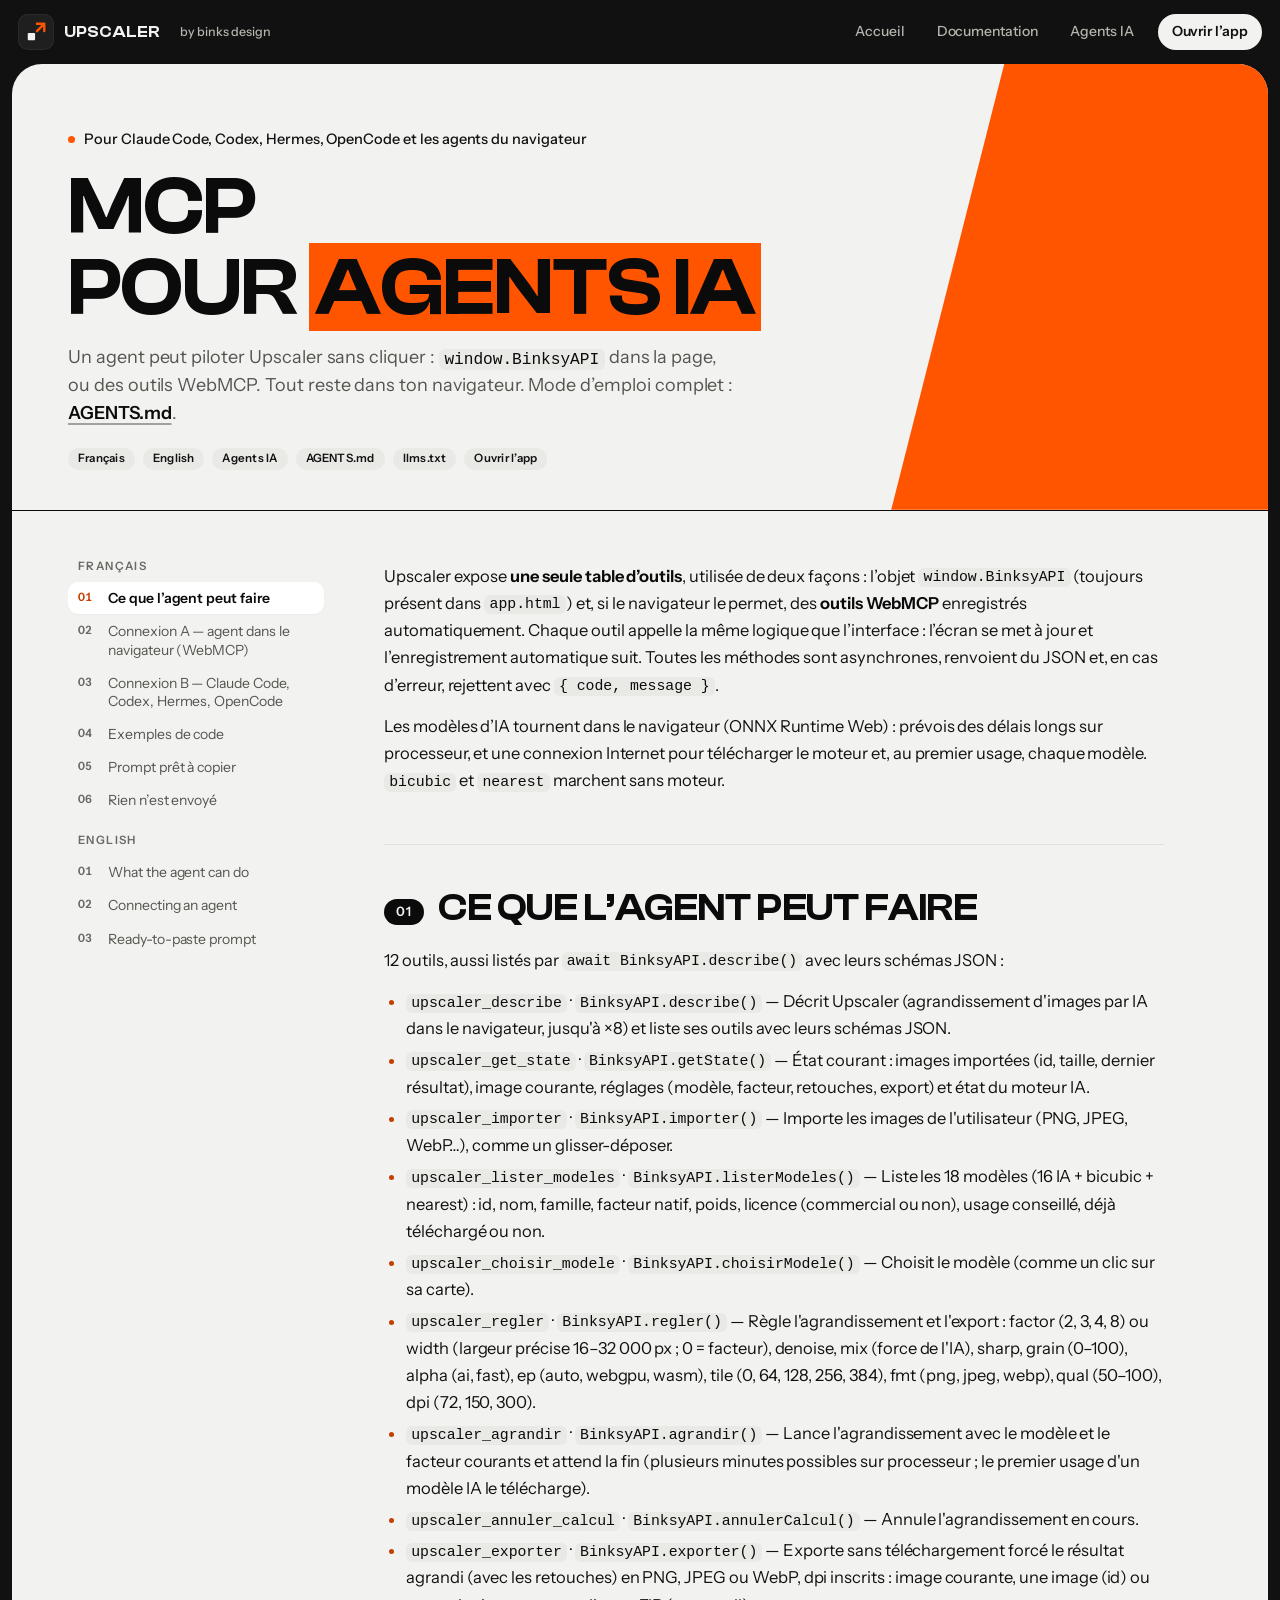
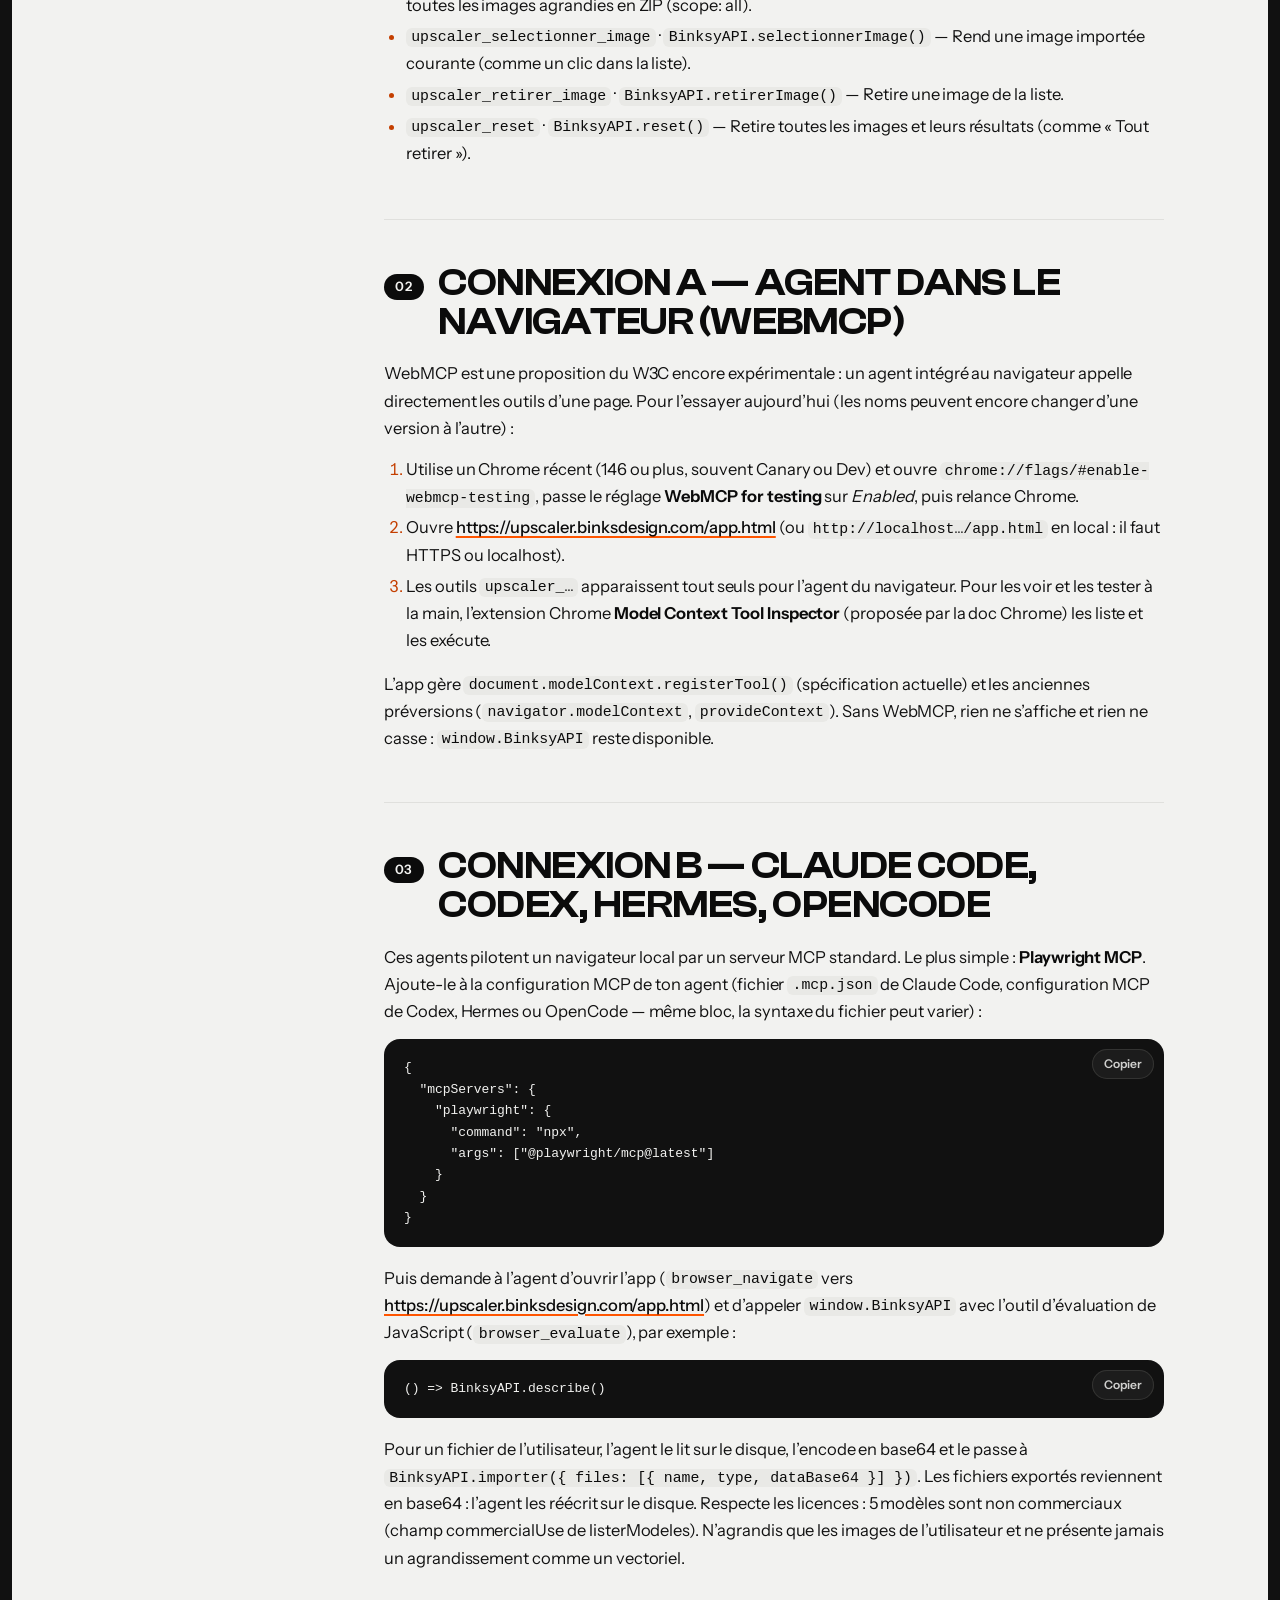
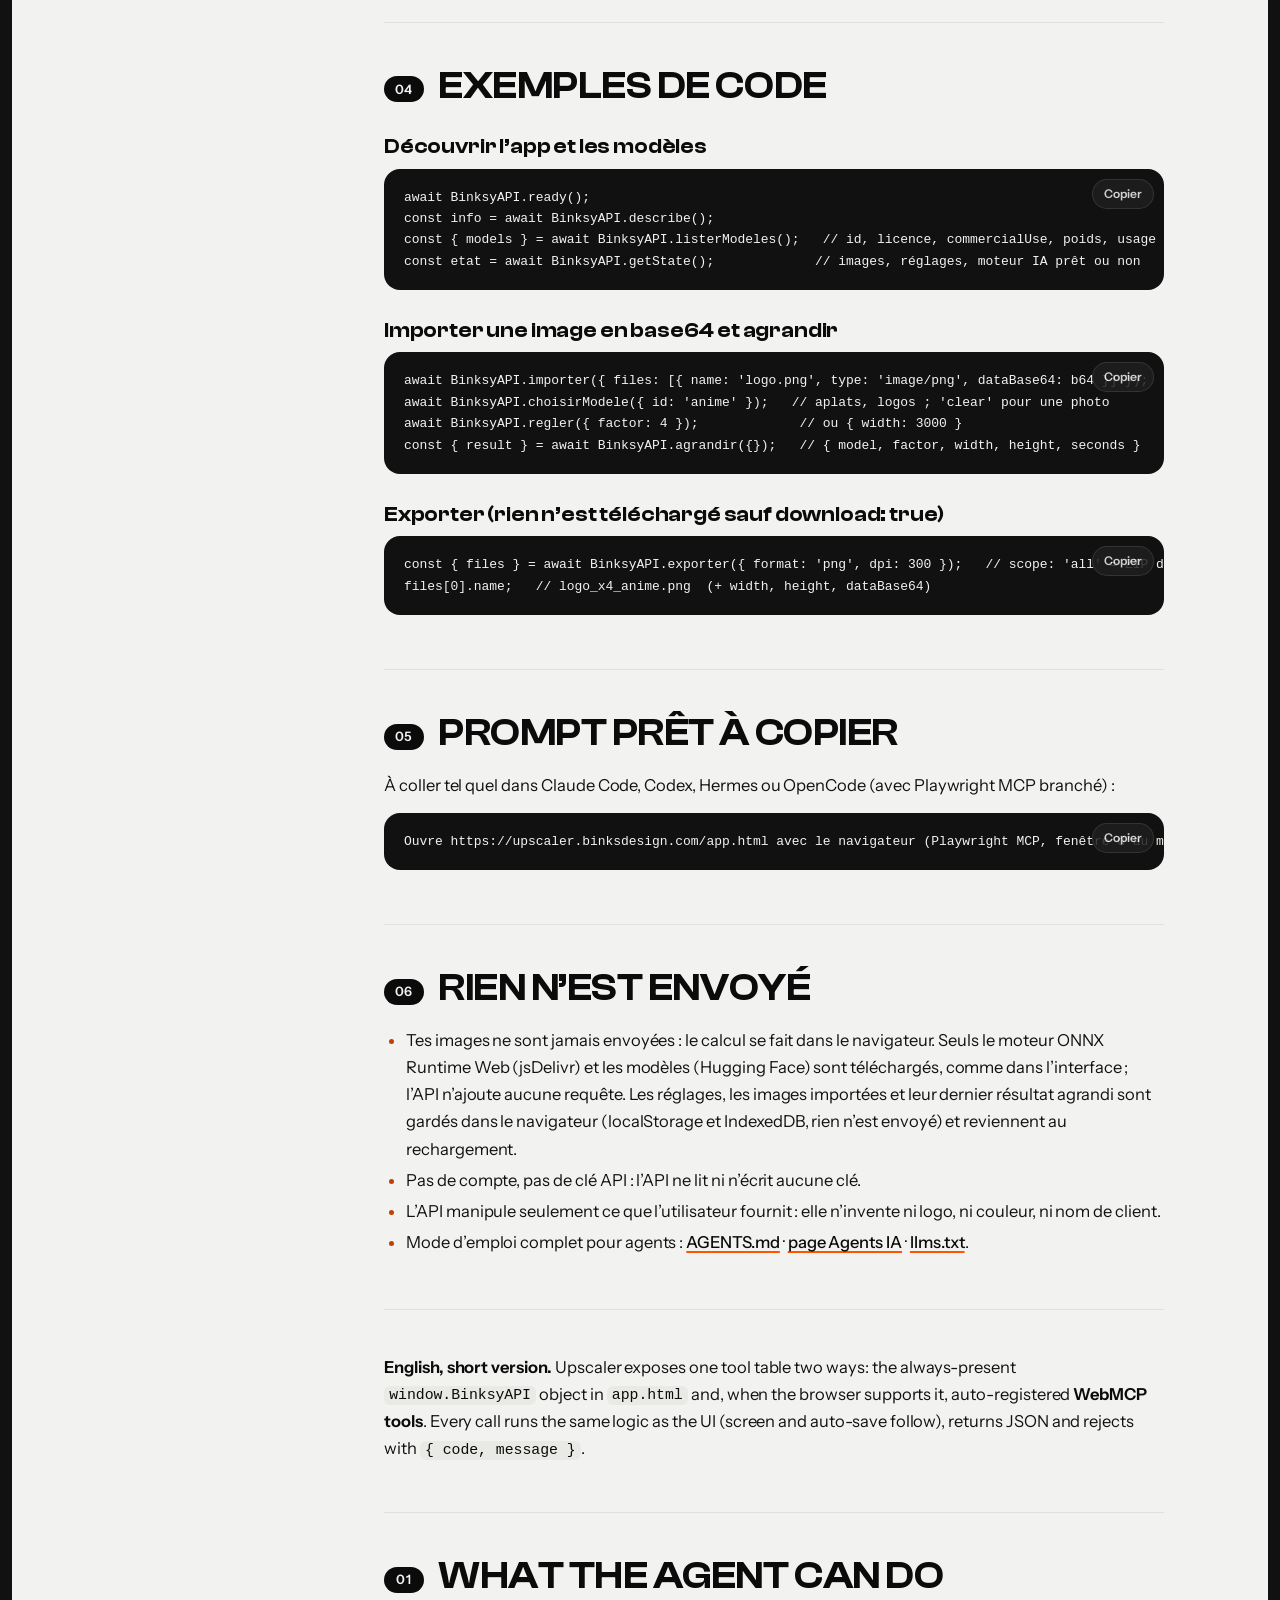
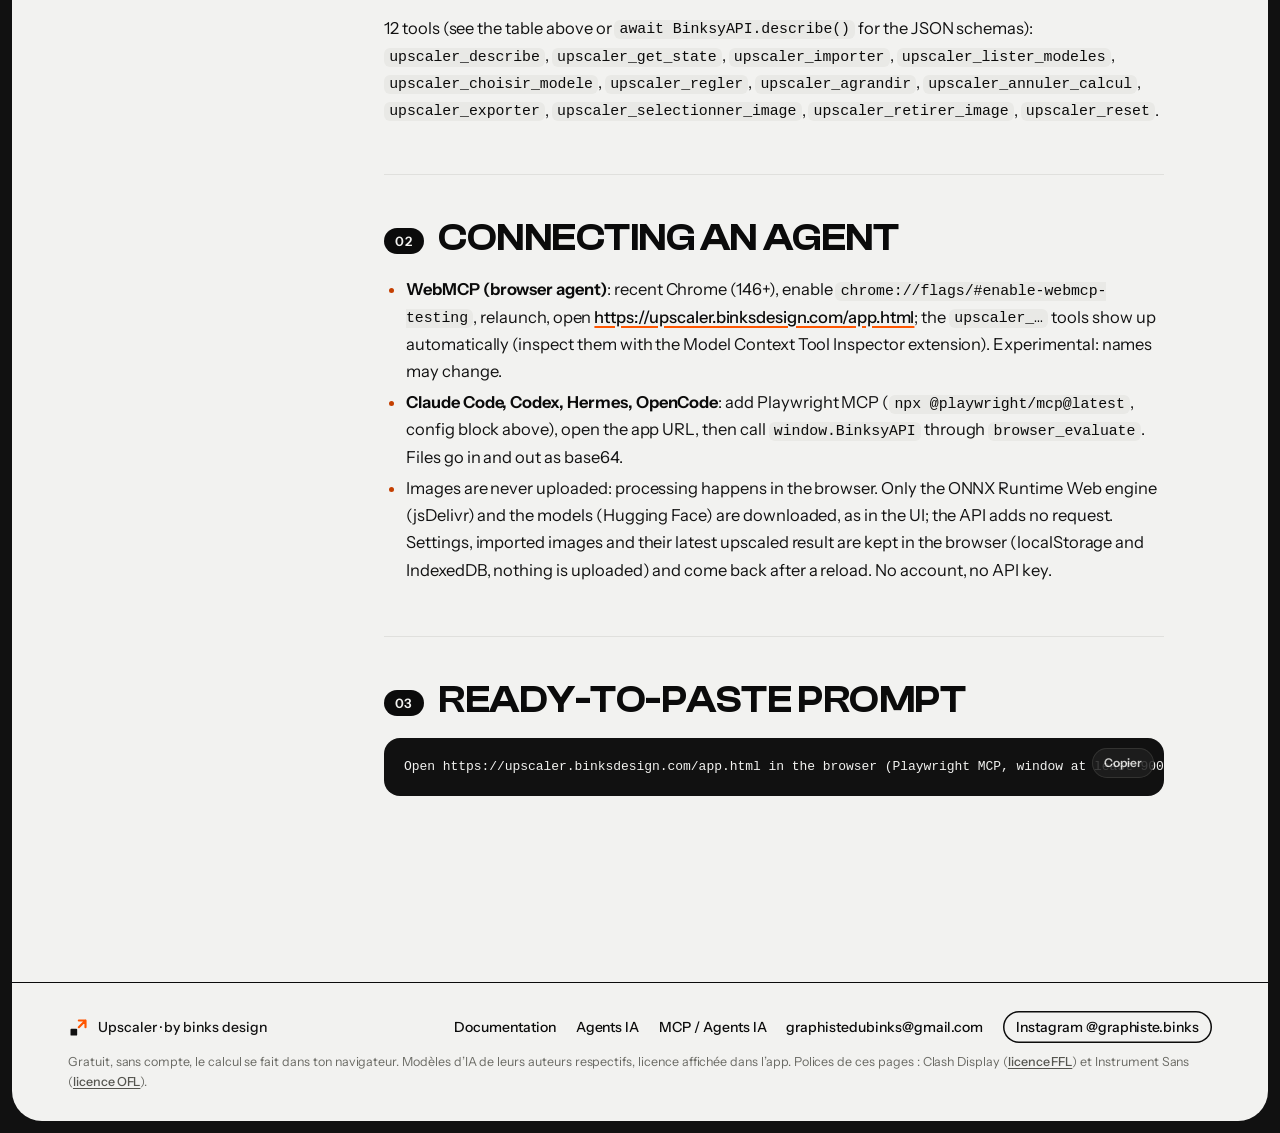
<file: mcp/index.html>
<!doctype html>
<html lang="fr">
<head>
<meta charset="utf-8">
<meta name="viewport" content="width=device-width, initial-scale=1, viewport-fit=cover">
<title>MCP / Agents IA — Upscaler</title>
<meta name="description" content="Brancher un agent IA (Claude Code, Codex, Hermes, OpenCode ou un agent intégré au navigateur) sur Upscaler : window.BinksyAPI, outils WebMCP, Playwright MCP. Rien n’est envoyé, aucun compte, aucune clé.">
<meta name="theme-color" content="#111111">
<meta name="author" content="Binks Design">
<meta property="og:title" content="MCP / Agents IA — Upscaler">
<meta property="og:description" content="Brancher un agent IA (Claude Code, Codex, Hermes, OpenCode ou un agent intégré au navigateur) sur Upscaler : window.BinksyAPI, outils WebMCP, Playwright MCP. Rien n’est envoyé, aucun compte, aucune clé.">
<meta property="og:type" content="website">
<link rel="icon" href="data:image/svg+xml,%3Csvg xmlns='http://www.w3.org/2000/svg' viewBox='0 0 32 32'%3E%3Crect width='32' height='32' rx='8' fill='%23111'/%3E%3Cg transform='translate(4 4)'%3E%3Crect x='3' y='13' width='8' height='8' rx='1' fill='%23f2f2f0'/%3E%3Cpath d='M13 3h8v8M21 3l-8 8' stroke='%23ff5500' stroke-width='2.6' fill='none' stroke-linecap='round' stroke-linejoin='round'/%3E%3C/g%3E%3C/svg%3E">
<link rel="alternate" type="text/markdown" href="../AGENTS.md" title="Mode d’emploi pour agents IA (Markdown, FR puis EN)">
<link rel="help" href="../agent/" title="Agents IA">
<link rel="help" href="../mcp/" title="MCP / Agents IA">
<link rel="alternate" type="text/plain" href="../llms.txt" title="llms.txt">
<link rel="stylesheet" href="../assets/site.css">
<script>if(!matchMedia('(prefers-reduced-motion: reduce)').matches&&'IntersectionObserver' in window)document.documentElement.classList.add('anim');</script>
<script src="../assets/site.js" defer></script>
</head>
<!-- Agents IA / AI agents : cette page explique comment piloter Upscaler par window.BinksyAPI (await BinksyAPI.describe()) ou les outils WebMCP. Mode d’emploi complet : ../AGENTS.md. -->
<body>
<a class="skip" href="#contenu">Aller au contenu</a>
<noscript><p style="margin:0;padding:10px 18px;background:#ff5500;color:#0b0b0b;font:600 14px/1.4 sans-serif">Agents IA : le mode d’emploi complet est dans <a href="../AGENTS.md">AGENTS.md</a> (page HTML : <a href="../agent/index.html">agent/</a>). L’application (<a href="../app.html">app.html</a>) a besoin de JavaScript.</p></noscript>
<header class="top">
  <a class="brand" href="../index.html" aria-label="Upscaler — accueil"><span class="mk"><svg viewBox="0 0 24 24" aria-hidden="true" focusable="false"><rect x="3" y="13" width="8" height="8" rx="1" fill="#f2f2f0"/><path d="M13 3h8v8M21 3l-8 8" stroke="#ff5500" stroke-width="2.6" fill="none" stroke-linecap="round" stroke-linejoin="round"/></svg></span><b>Upscaler</b></a>
  <a class="sig" href="https://www.instagram.com/graphiste.binks/" target="_blank" rel="noopener">by binks design</a>
  <nav class="nav" aria-label="Navigation principale">
    <a href="../index.html">Accueil</a>
    <a href="../docs.html">Documentation</a>
    <a href="../agent/index.html">Agents IA</a>
    <a class="cta" href="../app.html">Ouvrir l’app</a>
  </nav>
</header>
<div class="sheet"><main id="contenu">
  <div class="doc-hero">
    <div class="plane" aria-hidden="true"></div>
    <div class="in-w">
      <p class="kicker"><i aria-hidden="true"></i>Pour Claude Code, Codex, Hermes, OpenCode et les agents du navigateur</p>
      <h1 class="doc-h1"><span class="mask"><span>MCP</span></span><span class="mask"><span style="--i:1">pour <em>agents IA</em></span></span></h1>
      <p class="lead">Un agent peut piloter Upscaler sans cliquer : <code>window.BinksyAPI</code> dans la page, ou des outils WebMCP. Tout reste dans ton navigateur. Mode d’emploi complet : <a class="lnk" href="../AGENTS.md">AGENTS.md</a>.</p>
      <div class="meta lang-switch">
        <a class="tag" href="#fr-intro">Français</a>
        <a class="tag" href="#en-intro" hreflang="en">English</a>
        <a class="tag" href="../agent/index.html">Agents IA</a>
        <a class="tag" href="../AGENTS.md" type="text/markdown">AGENTS.md</a>
        <a class="tag" href="../llms.txt" type="text/plain">llms.txt</a>
        <a class="tag" href="../app.html">Ouvrir l’app</a>
      </div>
    </div>
  </div>
  <div class="in-w doc-grid">
    <details class="toc" open>
      <summary><span>Sommaire</span><span class="cur"></span><svg class="ic" viewBox="0 0 24 24" aria-hidden="true" focusable="false"><path d="M6 9l6 6 6-6"/></svg></summary>
      <nav class="toc-body" aria-label="Sommaire"><span class="toc-h" lang="fr">Français</span><ol><li><a href="#fr-outils"><span class="n">01</span><span>Ce que l’agent peut faire</span></a></li><li><a href="#fr-webmcp"><span class="n">02</span><span>Connexion A — agent dans le navigateur (WebMCP)</span></a></li><li><a href="#fr-playwright"><span class="n">03</span><span>Connexion B — Claude Code, Codex, Hermes, OpenCode</span></a></li><li><a href="#fr-exemples"><span class="n">04</span><span>Exemples de code</span></a></li><li><a href="#fr-prompt"><span class="n">05</span><span>Prompt prêt à copier</span></a></li><li><a href="#fr-confidentialite"><span class="n">06</span><span>Rien n’est envoyé</span></a></li></ol><div style="height:18px"></div><span class="toc-h" lang="en">English</span><ol><li><a href="#en-tools"><span class="n">01</span><span>What the agent can do</span></a></li><li><a href="#en-connect"><span class="n">02</span><span>Connecting an agent</span></a></li><li><a href="#en-prompt"><span class="n">03</span><span>Ready-to-paste prompt</span></a></li></ol></nav>
    </details>
    <article class="prose">
<section id="fr-intro" lang="fr"><p>Upscaler expose <strong>une seule table d’outils</strong>, utilisée de deux façons : l’objet <code>window.BinksyAPI</code> (toujours présent dans <code>app.html</code>) et, si le navigateur le permet, des <strong>outils WebMCP</strong> enregistrés automatiquement. Chaque outil appelle la même logique que l’interface : l’écran se met à jour et l’enregistrement automatique suit. Toutes les méthodes sont asynchrones, renvoient du JSON et, en cas d’erreur, rejettent avec <code>{ code, message }</code>.</p><p>Les modèles d’IA tournent dans le navigateur (ONNX Runtime Web) : prévois des délais longs sur processeur, et une connexion Internet pour télécharger le moteur et, au premier usage, chaque modèle. <code>bicubic</code> et <code>nearest</code> marchent sans moteur.</p></section>
<section id="fr-outils" lang="fr"><h2><span class="n">01</span><span>Ce que l’agent peut faire</span></h2><p>12 outils, aussi listés par <code>await BinksyAPI.describe()</code> avec leurs schémas JSON :</p><ul><li><code>upscaler_describe</code> · <code>BinksyAPI.describe()</code> — Décrit Upscaler (agrandissement d&#x27;images par IA dans le navigateur, jusqu&#x27;à ×8) et liste ses outils avec leurs schémas JSON.</li>
<li><code>upscaler_get_state</code> · <code>BinksyAPI.getState()</code> — État courant : images importées (id, taille, dernier résultat), image courante, réglages (modèle, facteur, retouches, export) et état du moteur IA.</li>
<li><code>upscaler_importer</code> · <code>BinksyAPI.importer()</code> — Importe les images de l&#x27;utilisateur (PNG, JPEG, WebP…), comme un glisser-déposer.</li>
<li><code>upscaler_lister_modeles</code> · <code>BinksyAPI.listerModeles()</code> — Liste les 18 modèles (16 IA + bicubic + nearest) : id, nom, famille, facteur natif, poids, licence (commercial ou non), usage conseillé, déjà téléchargé ou non.</li>
<li><code>upscaler_choisir_modele</code> · <code>BinksyAPI.choisirModele()</code> — Choisit le modèle (comme un clic sur sa carte).</li>
<li><code>upscaler_regler</code> · <code>BinksyAPI.regler()</code> — Règle l&#x27;agrandissement et l&#x27;export : factor (2, 3, 4, 8) ou width (largeur précise 16–32 000 px ; 0 = facteur), denoise, mix (force de l&#x27;IA), sharp, grain (0–100), alpha (ai, fast), ep (auto, webgpu, wasm), tile (0, 64, 128, 256, 384), fmt (png, jpeg, webp), qual (50–100), dpi (72, 150, 300).</li>
<li><code>upscaler_agrandir</code> · <code>BinksyAPI.agrandir()</code> — Lance l&#x27;agrandissement avec le modèle et le facteur courants et attend la fin (plusieurs minutes possibles sur processeur ; le premier usage d&#x27;un modèle IA le télécharge).</li>
<li><code>upscaler_annuler_calcul</code> · <code>BinksyAPI.annulerCalcul()</code> — Annule l&#x27;agrandissement en cours.</li>
<li><code>upscaler_exporter</code> · <code>BinksyAPI.exporter()</code> — Exporte sans téléchargement forcé le résultat agrandi (avec les retouches) en PNG, JPEG ou WebP, dpi inscrits : image courante, une image (id) ou toutes les images agrandies en ZIP (scope: all).</li>
<li><code>upscaler_selectionner_image</code> · <code>BinksyAPI.selectionnerImage()</code> — Rend une image importée courante (comme un clic dans la liste).</li>
<li><code>upscaler_retirer_image</code> · <code>BinksyAPI.retirerImage()</code> — Retire une image de la liste.</li>
<li><code>upscaler_reset</code> · <code>BinksyAPI.reset()</code> — Retire toutes les images et leurs résultats (comme « Tout retirer »).</li></ul></section>
<section id="fr-webmcp" lang="fr"><h2><span class="n">02</span><span>Connexion A — agent dans le navigateur (WebMCP)</span></h2><p>WebMCP est une proposition du W3C encore expérimentale : un agent intégré au navigateur appelle directement les outils d’une page. Pour l’essayer aujourd’hui (les noms peuvent encore changer d’une version à l’autre) :</p><ol>
<li>Utilise un Chrome récent (146 ou plus, souvent Canary ou Dev) et ouvre <code>chrome://flags/#enable-webmcp-testing</code>, passe le réglage <strong>WebMCP for testing</strong> sur <em>Enabled</em>, puis relance Chrome.</li>
<li>Ouvre <a class="lnk" href="https://upscaler.binksdesign.com/app.html">https://upscaler.binksdesign.com/app.html</a> (ou <code>http://localhost…/app.html</code> en local : il faut HTTPS ou localhost).</li>
<li>Les outils <code>upscaler_…</code> apparaissent tout seuls pour l’agent du navigateur. Pour les voir et les tester à la main, l’extension Chrome <strong>Model Context Tool Inspector</strong> (proposée par la doc Chrome) les liste et les exécute.</li></ol>
<p>L’app gère <code>document.modelContext.registerTool()</code> (spécification actuelle) et les anciennes préversions (<code>navigator.modelContext</code>, <code>provideContext</code>). Sans WebMCP, rien ne s’affiche et rien ne casse : <code>window.BinksyAPI</code> reste disponible.</p></section>
<section id="fr-playwright" lang="fr"><h2><span class="n">03</span><span>Connexion B — Claude Code, Codex, Hermes, OpenCode</span></h2><p>Ces agents pilotent un navigateur local par un serveur MCP standard. Le plus simple : <strong>Playwright MCP</strong>. Ajoute-le à la configuration MCP de ton agent (fichier <code>.mcp.json</code> de Claude Code, configuration MCP de Codex, Hermes ou OpenCode — même bloc, la syntaxe du fichier peut varier) :</p><pre><code class="language-json">{
  &quot;mcpServers&quot;: {
    &quot;playwright&quot;: {
      &quot;command&quot;: &quot;npx&quot;,
      &quot;args&quot;: [&quot;@playwright/mcp@latest&quot;]
    }
  }
}</code></pre>
<p>Puis demande à l’agent d’ouvrir l’app (<code>browser_navigate</code> vers <a class="lnk" href="https://upscaler.binksdesign.com/app.html">https://upscaler.binksdesign.com/app.html</a>) et d’appeler <code>window.BinksyAPI</code> avec l’outil d’évaluation de JavaScript (<code>browser_evaluate</code>), par exemple :</p><pre><code class="language-js">() =&gt; BinksyAPI.describe()</code></pre>
<p>Pour un fichier de l’utilisateur, l’agent le lit sur le disque, l’encode en base64 et le passe à <code>BinksyAPI.importer({ files: [{ name, type, dataBase64 }] })</code>. Les fichiers exportés reviennent en base64 : l’agent les réécrit sur le disque. Respecte les licences : 5 modèles sont non commerciaux (champ commercialUse de listerModeles). N’agrandis que les images de l’utilisateur et ne présente jamais un agrandissement comme un vectoriel.</p></section>
<section id="fr-exemples" lang="fr"><h2><span class="n">04</span><span>Exemples de code</span></h2><h3>Découvrir l’app et les modèles</h3><pre><code class="language-js">await BinksyAPI.ready();
const info = await BinksyAPI.describe();
const { models } = await BinksyAPI.listerModeles();   // id, licence, commercialUse, poids, usage conseillé
const etat = await BinksyAPI.getState();             // images, réglages, moteur IA prêt ou non</code></pre><h3>Importer une image en base64 et agrandir</h3><pre><code class="language-js">await BinksyAPI.importer({ files: [{ name: &#x27;logo.png&#x27;, type: &#x27;image/png&#x27;, dataBase64: b64 }] });
await BinksyAPI.choisirModele({ id: &#x27;anime&#x27; });   // aplats, logos ; &#x27;clear&#x27; pour une photo
await BinksyAPI.regler({ factor: 4 });             // ou { width: 3000 }
const { result } = await BinksyAPI.agrandir({});   // { model, factor, width, height, seconds }</code></pre><h3>Exporter (rien n’est téléchargé sauf download: true)</h3><pre><code class="language-js">const { files } = await BinksyAPI.exporter({ format: &#x27;png&#x27;, dpi: 300 });   // scope: &#x27;all&#x27; = ZIP de toutes les images agrandies
files[0].name;   // logo_x4_anime.png  (+ width, height, dataBase64)</code></pre></section>
<section id="fr-prompt" lang="fr"><h2><span class="n">05</span><span>Prompt prêt à copier</span></h2><p>À coller tel quel dans Claude Code, Codex, Hermes ou OpenCode (avec Playwright MCP branché) :</p><pre><code class="language-text">Ouvre https://upscaler.binksdesign.com/app.html avec le navigateur (Playwright MCP, fenêtre d’au moins 900 px de large), attends que la page soit chargée, puis utilise uniquement window.BinksyAPI via browser_evaluate. Commence par await BinksyAPI.describe(). Importe mon image ./logo.png (lis-la sur le disque, encode-la en base64, BinksyAPI.importer). Choisis un modèle utilisable commercialement adapté (listerModeles, champ commercialUse), agrandis ×4 (BinksyAPI.agrandir, ça peut prendre plusieurs minutes), puis exporte en PNG 300 dpi (BinksyAPI.exporter), décode le base64 et enregistre le fichier à côté de l’original. Donne-moi la taille finale telle que l’API la renvoie. N’invente ni ne redessine rien.</code></pre></section>
<section id="fr-confidentialite" lang="fr"><h2><span class="n">06</span><span>Rien n’est envoyé</span></h2><ul><li>Tes images ne sont jamais envoyées : le calcul se fait dans le navigateur. Seuls le moteur ONNX Runtime Web (jsDelivr) et les modèles (Hugging Face) sont téléchargés, comme dans l’interface ; l’API n’ajoute aucune requête. Les réglages, les images importées et leur dernier résultat agrandi sont gardés dans le navigateur (localStorage et IndexedDB, rien n’est envoyé) et reviennent au rechargement.</li><li>Pas de compte, pas de clé API : l’API ne lit ni n’écrit aucune clé.</li><li>L’API manipule seulement ce que l’utilisateur fournit : elle n’invente ni logo, ni couleur, ni nom de client.</li><li>Mode d’emploi complet pour agents : <a class="lnk" href="../AGENTS.md">AGENTS.md</a> · <a class="lnk" href="../agent/index.html">page Agents IA</a> · <a class="lnk" href="../llms.txt">llms.txt</a>.</li></ul></section>
<section id="en-intro" lang="en"><p><strong>English, short version.</strong> Upscaler exposes one tool table two ways: the always-present <code>window.BinksyAPI</code> object in <code>app.html</code> and, when the browser supports it, auto-registered <strong>WebMCP tools</strong>. Every call runs the same logic as the UI (screen and auto-save follow), returns JSON and rejects with <code>{ code, message }</code>.</p></section>
<section id="en-tools" lang="en"><h2><span class="n">01</span><span>What the agent can do</span></h2><p>12 tools (see the table above or <code>await BinksyAPI.describe()</code> for the JSON schemas): <code>upscaler_describe</code>, <code>upscaler_get_state</code>, <code>upscaler_importer</code>, <code>upscaler_lister_modeles</code>, <code>upscaler_choisir_modele</code>, <code>upscaler_regler</code>, <code>upscaler_agrandir</code>, <code>upscaler_annuler_calcul</code>, <code>upscaler_exporter</code>, <code>upscaler_selectionner_image</code>, <code>upscaler_retirer_image</code>, <code>upscaler_reset</code>.</p></section>
<section id="en-connect" lang="en"><h2><span class="n">02</span><span>Connecting an agent</span></h2><ul><li><strong>WebMCP (browser agent)</strong>: recent Chrome (146+), enable <code>chrome://flags/#enable-webmcp-testing</code>, relaunch, open <a class="lnk" href="https://upscaler.binksdesign.com/app.html">https://upscaler.binksdesign.com/app.html</a>; the <code>upscaler_…</code> tools show up automatically (inspect them with the Model Context Tool Inspector extension). Experimental: names may change.</li><li><strong>Claude Code, Codex, Hermes, OpenCode</strong>: add Playwright MCP (<code>npx @playwright/mcp@latest</code>, config block above), open the app URL, then call <code>window.BinksyAPI</code> through <code>browser_evaluate</code>. Files go in and out as base64.</li><li>Images are never uploaded: processing happens in the browser. Only the ONNX Runtime Web engine (jsDelivr) and the models (Hugging Face) are downloaded, as in the UI; the API adds no request. Settings, imported images and their latest upscaled result are kept in the browser (localStorage and IndexedDB, nothing is uploaded) and come back after a reload. No account, no API key.</li></ul></section>
<section id="en-prompt" lang="en"><h2><span class="n">03</span><span>Ready-to-paste prompt</span></h2><pre><code class="language-text">Open https://upscaler.binksdesign.com/app.html in the browser (Playwright MCP, window at least 900 px wide), wait for the page to load, then use only window.BinksyAPI through browser_evaluate. Start with await BinksyAPI.describe(). Import my image ./logo.png (read it from disk, base64-encode it, BinksyAPI.importer). Pick a suitable commercially usable model (listerModeles, commercialUse field), upscale ×4 (BinksyAPI.agrandir, may take minutes), export as 300 dpi PNG (BinksyAPI.exporter), decode the base64 and save the file next to the original. Report the final size exactly as the API returns it. Do not invent or redraw anything.</code></pre></section>
    </article>
  </div>
</main>
<footer class="foot doc-foot">
  <div class="in-w foot-in">
    <span class="foot-l"><svg viewBox="0 0 24 24" aria-hidden="true" focusable="false"><rect x="3" y="13" width="8" height="8" rx="1" fill="#111"/><path d="M13 3h8v8M21 3l-8 8" stroke="#ff5500" stroke-width="2.6" fill="none" stroke-linecap="round" stroke-linejoin="round"/></svg>Upscaler · by binks design</span>
    <ul class="foot-r">
      <li><a href="../docs.html">Documentation</a></li>
      <li><a href="../agent/index.html">Agents IA</a></li>
      <li><a href="../mcp/">MCP / Agents IA</a></li>
      <li><a href="mailto:graphistedubinks@gmail.com">graphistedubinks@gmail.com</a></li>
      <li><a class="pillk" href="https://www.instagram.com/graphiste.binks/" target="_blank" rel="noopener">Instagram @graphiste.binks</a></li>
    </ul>
    <small>Gratuit, sans compte, le calcul se fait dans ton navigateur. Modèles d’IA de leurs auteurs respectifs, licence affichée dans l’app. Polices de ces pages : Clash Display (<a href="../assets/fonts/ClashDisplay-FFL.txt">licence FFL</a>) et Instrument Sans (<a href="../assets/fonts/InstrumentSans-OFL.txt">licence OFL</a>).</small>
  </div>
</footer>
</div>
</body>
</html>
</file>
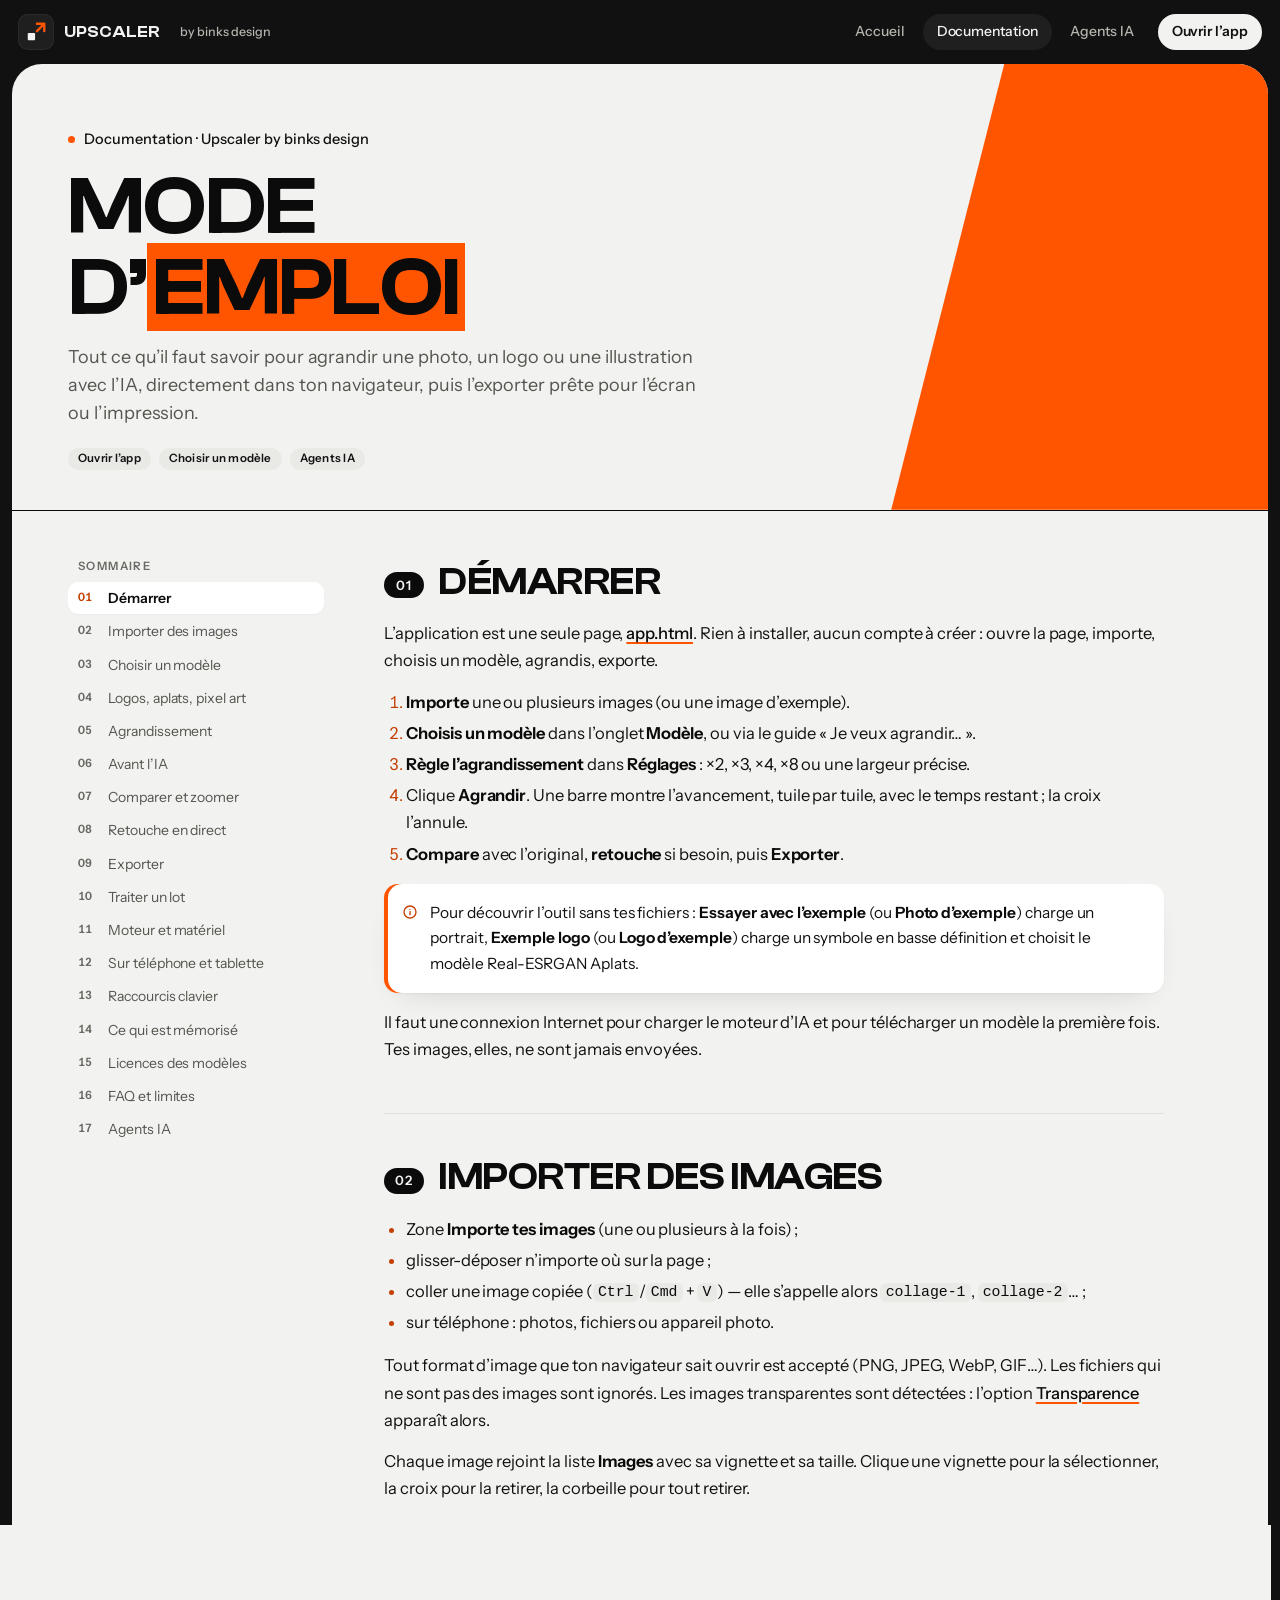
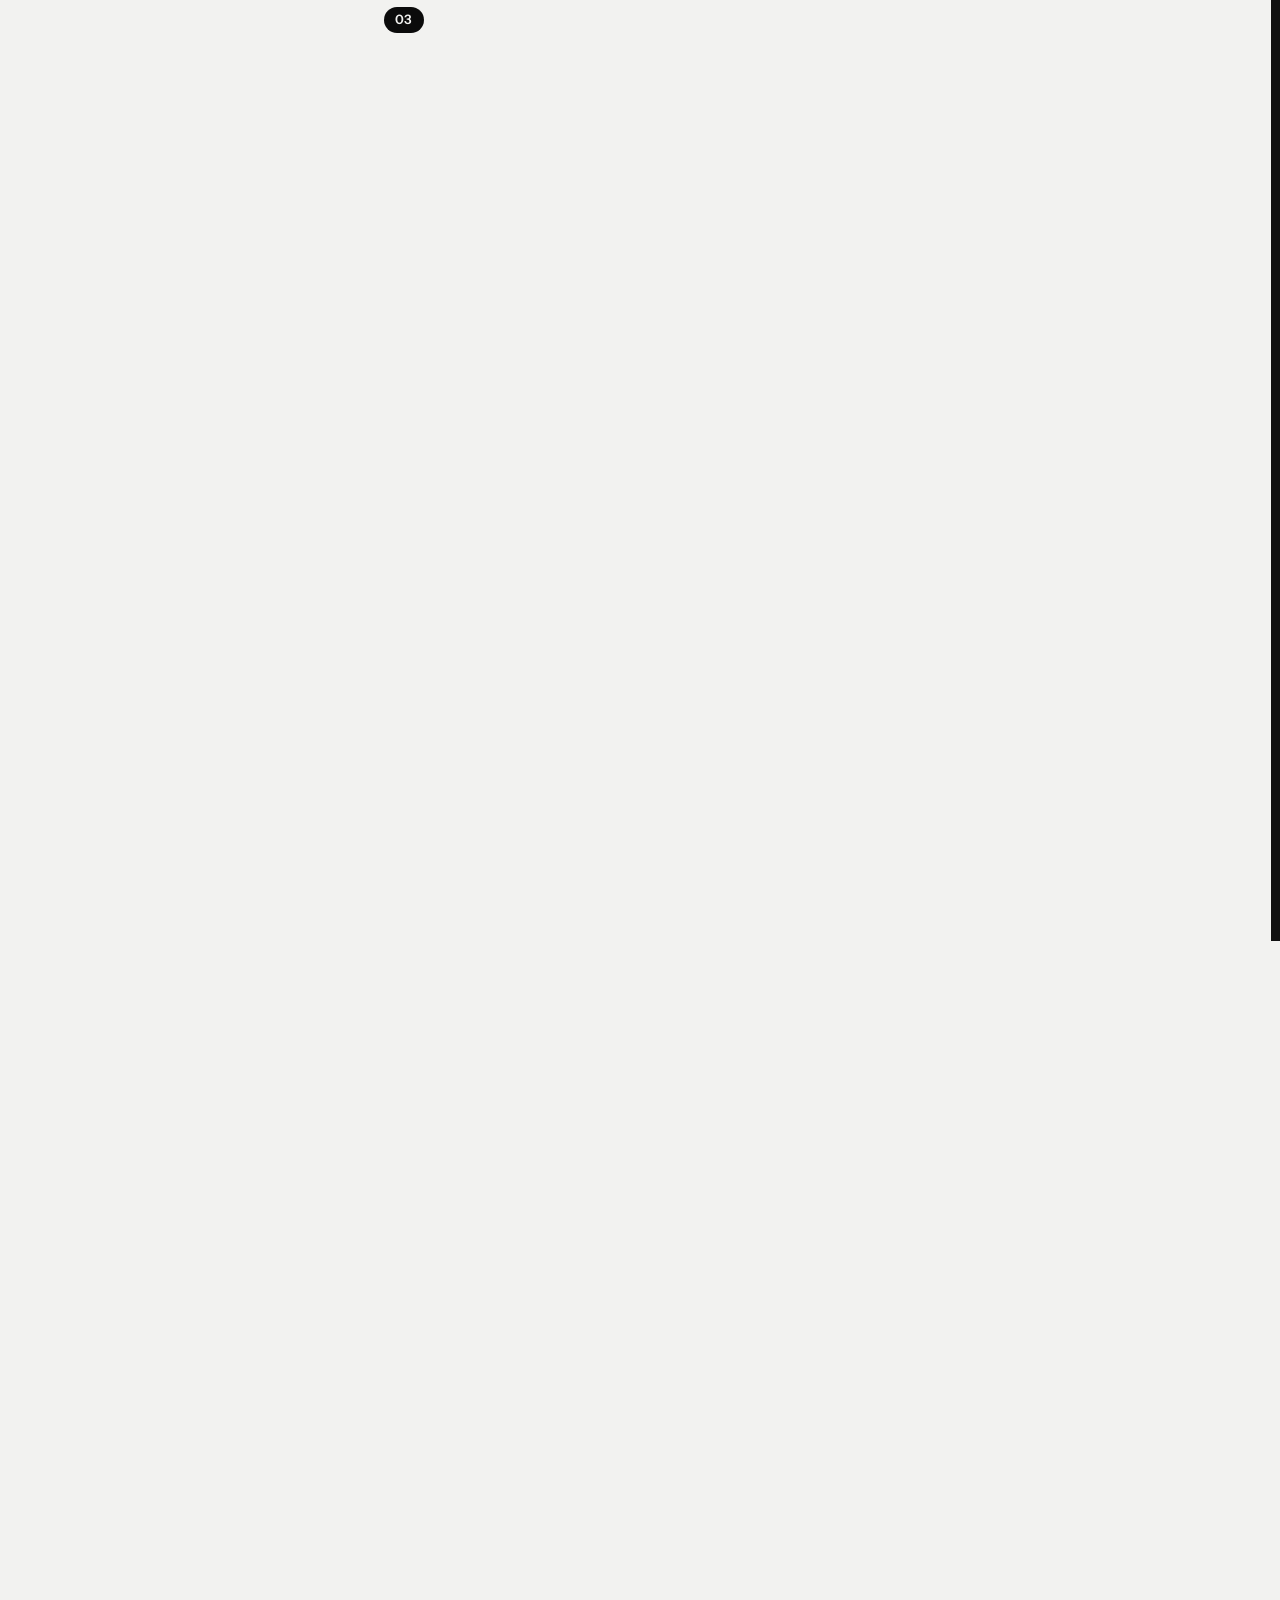
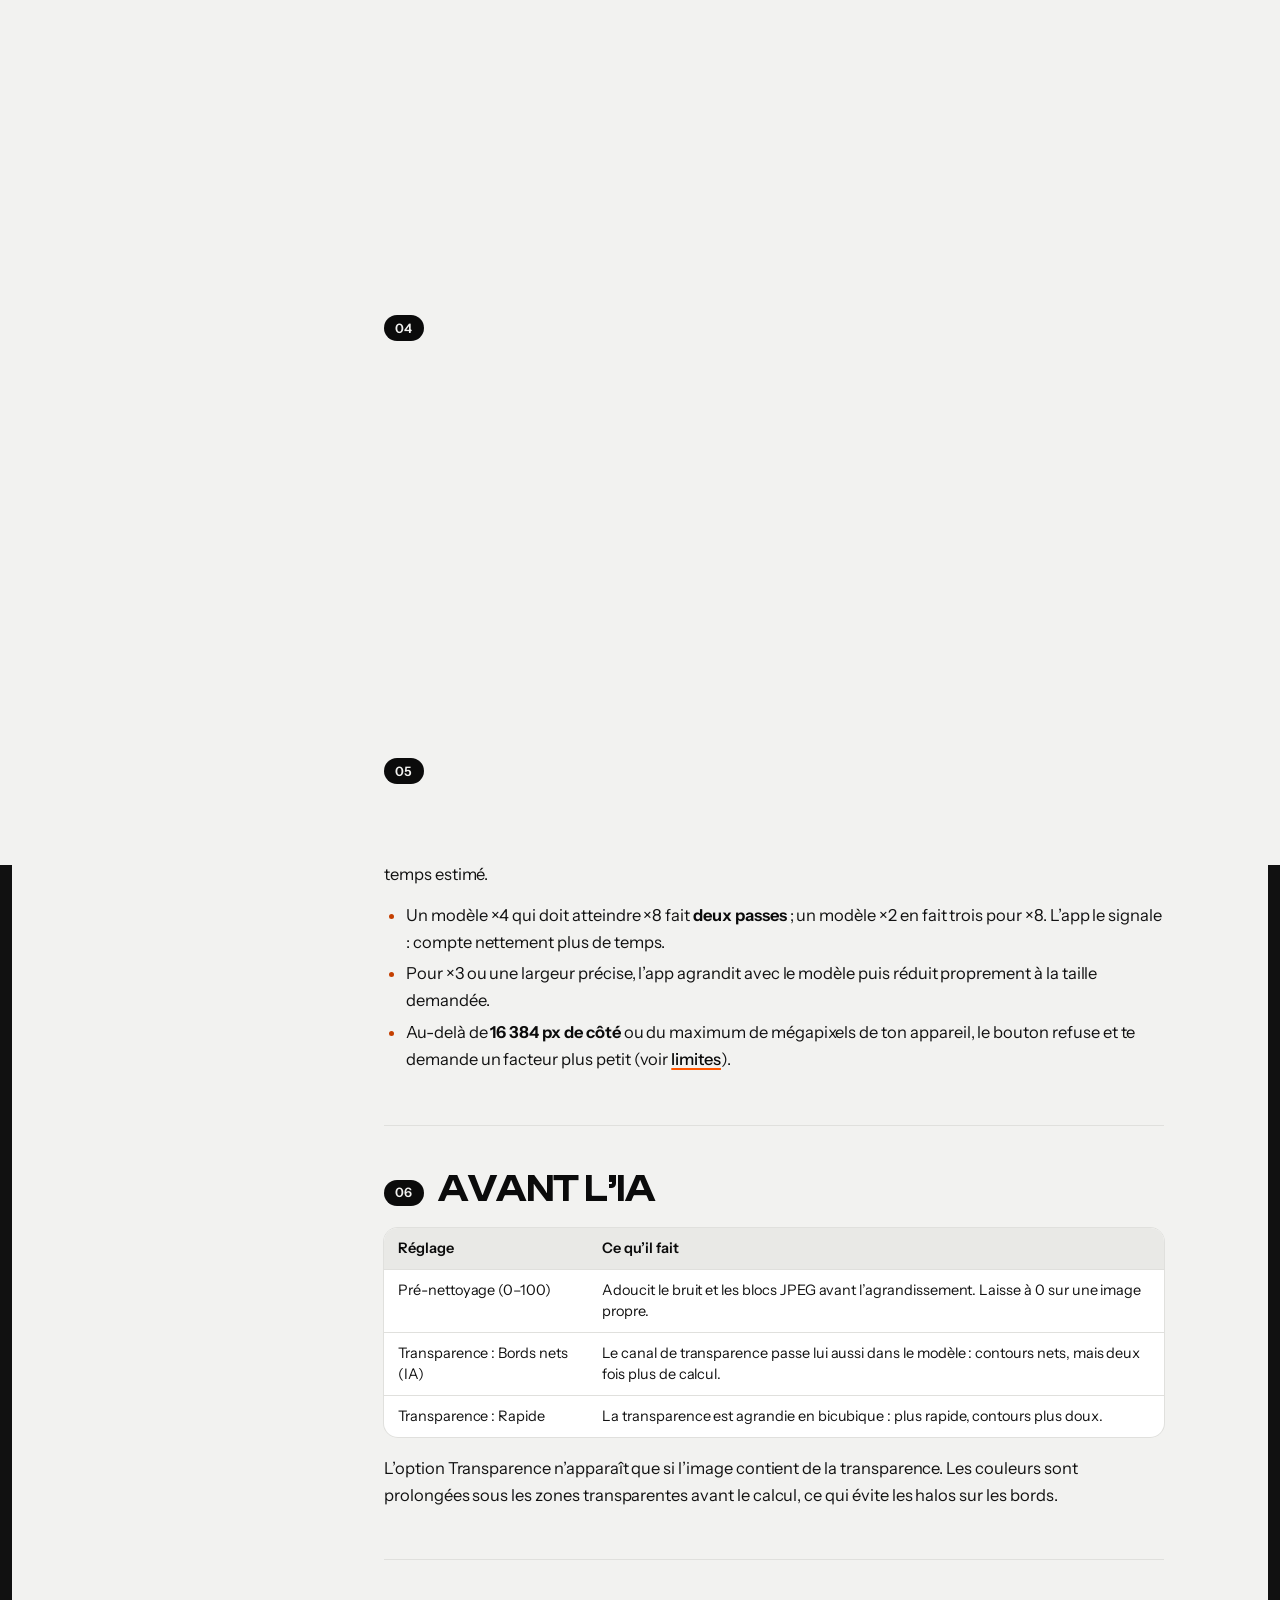
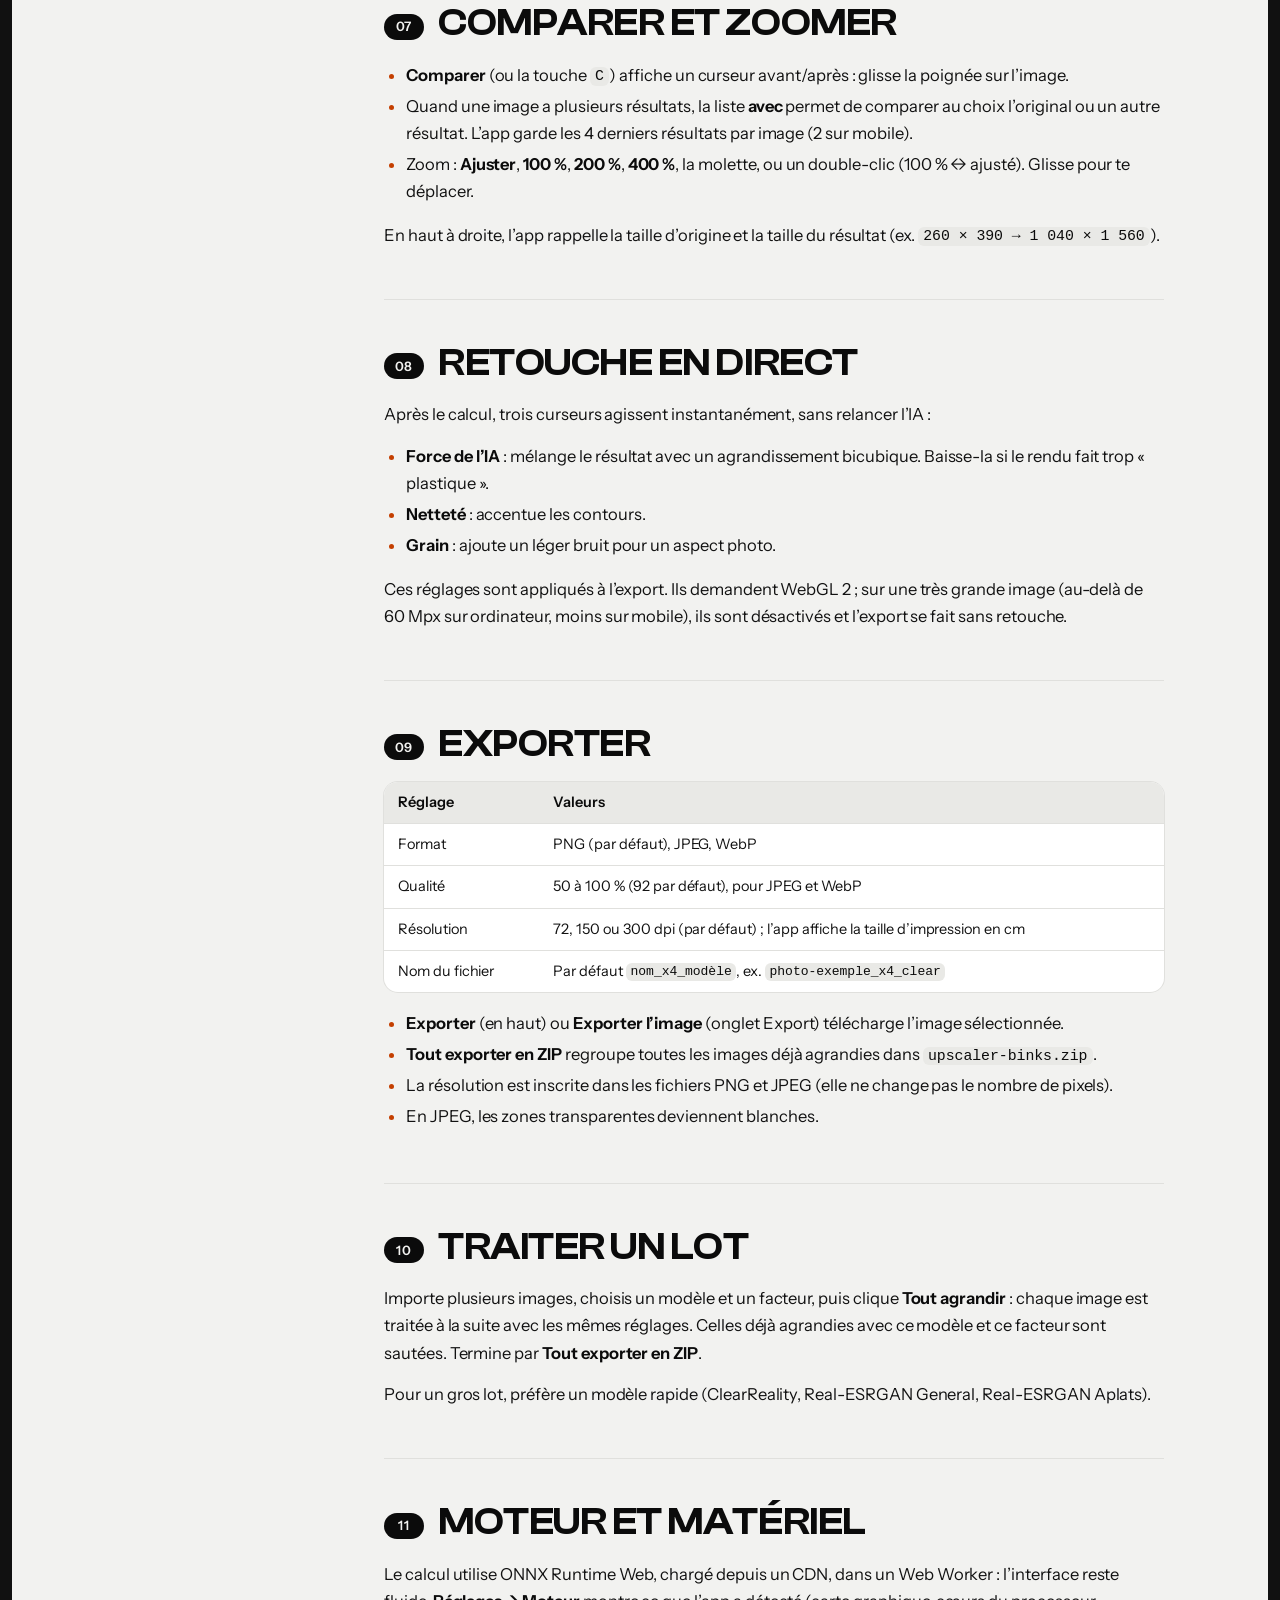
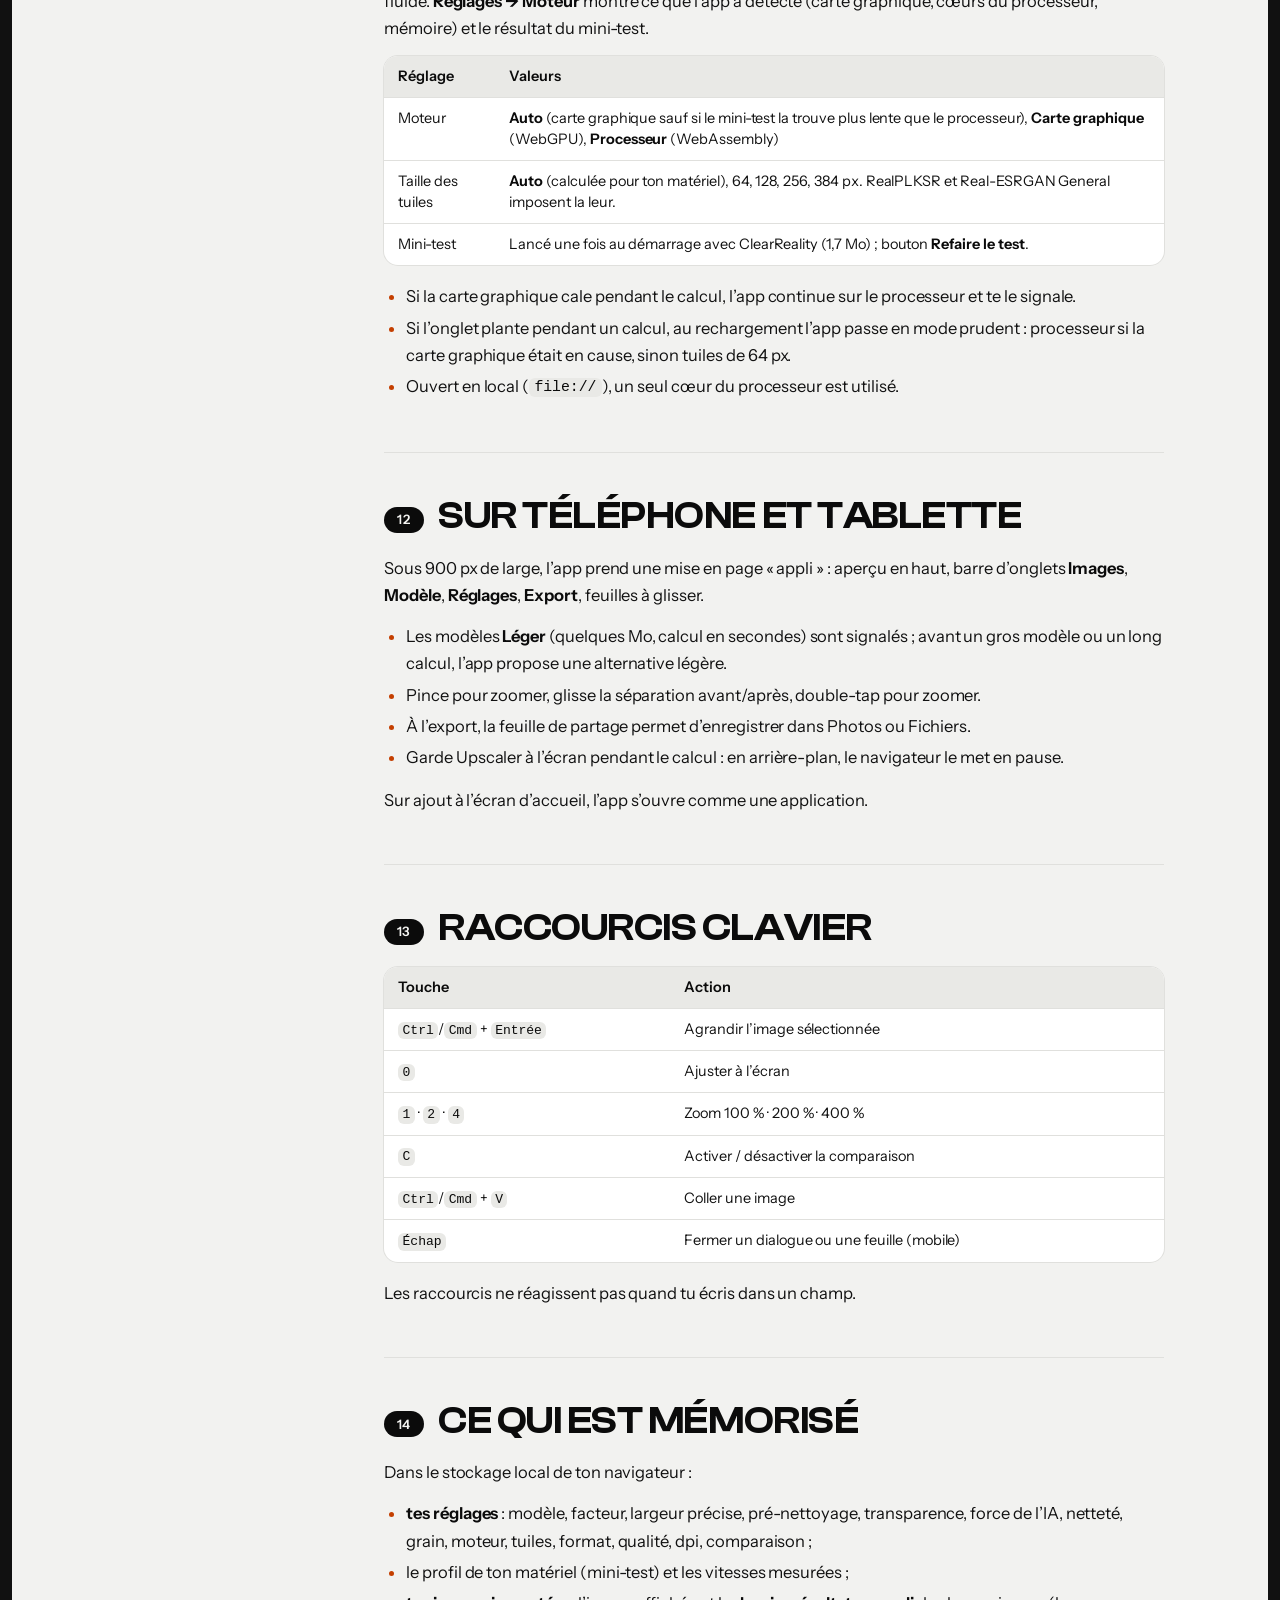
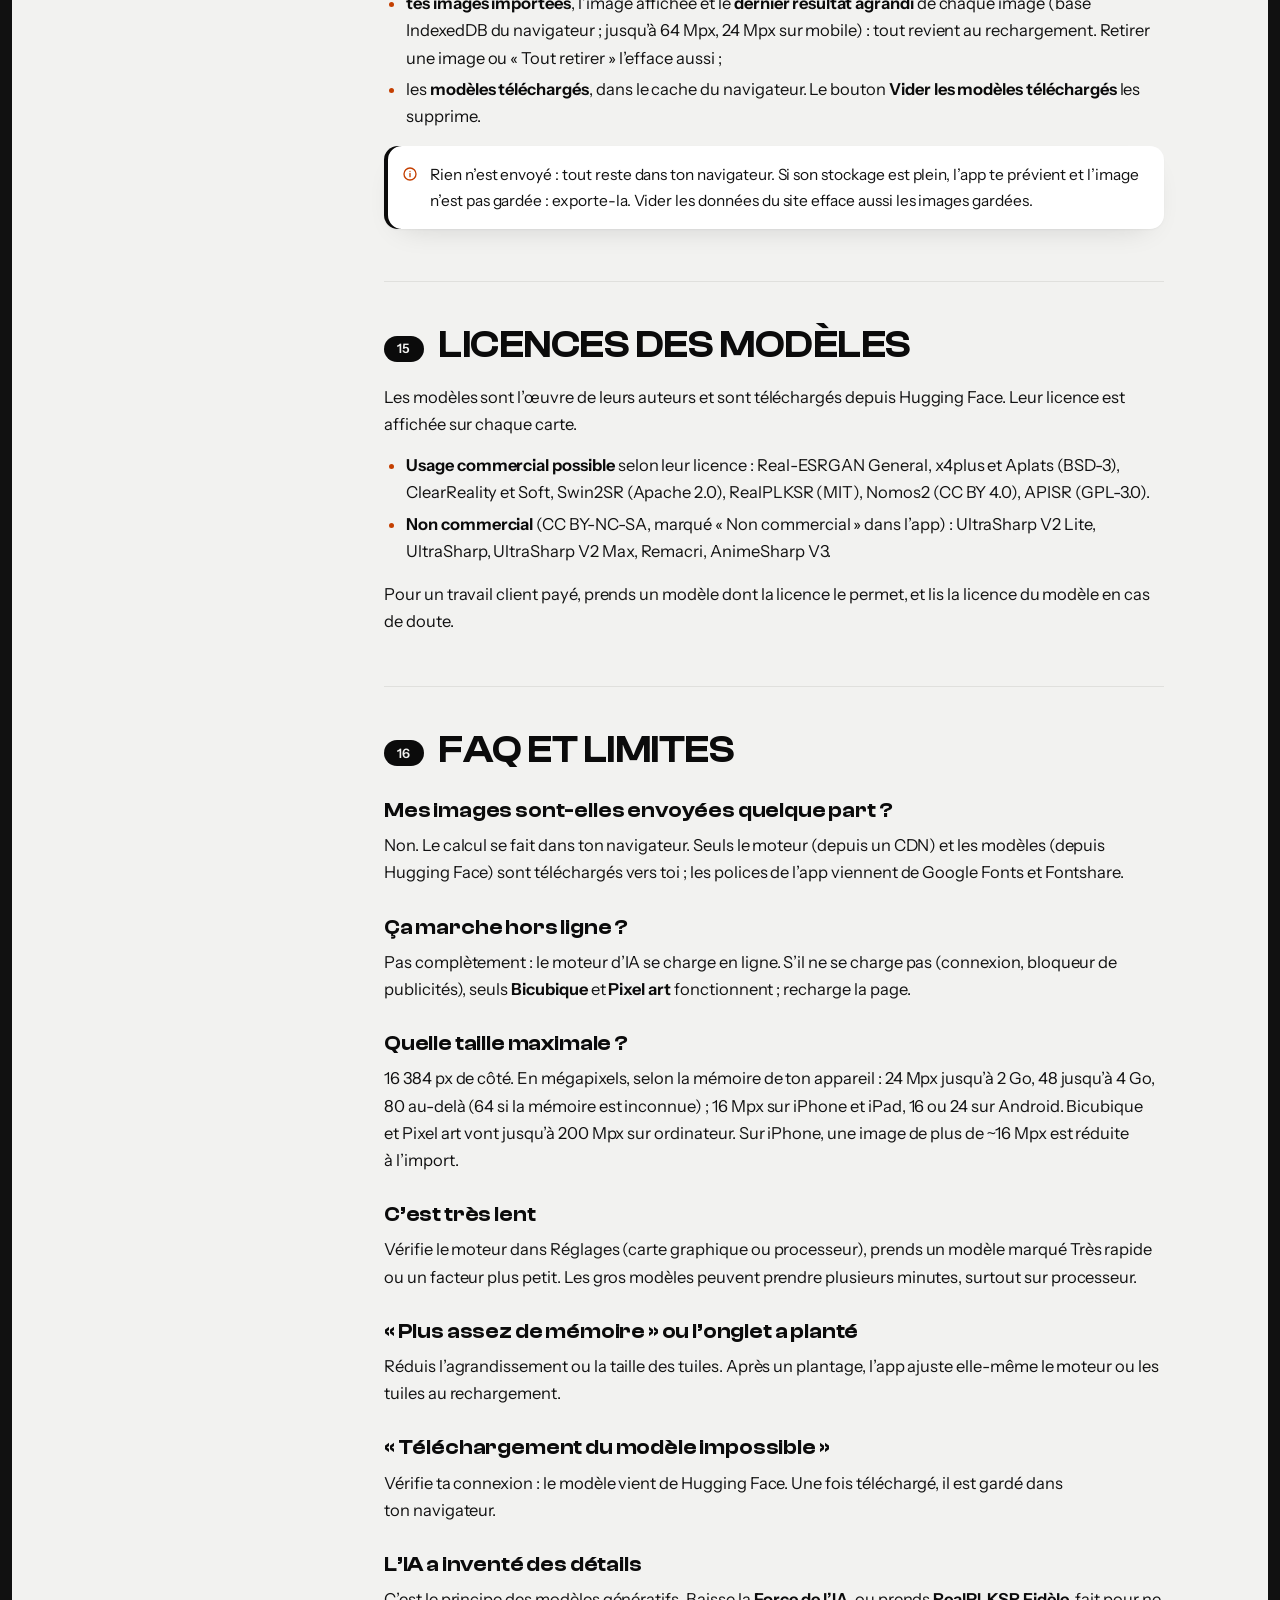
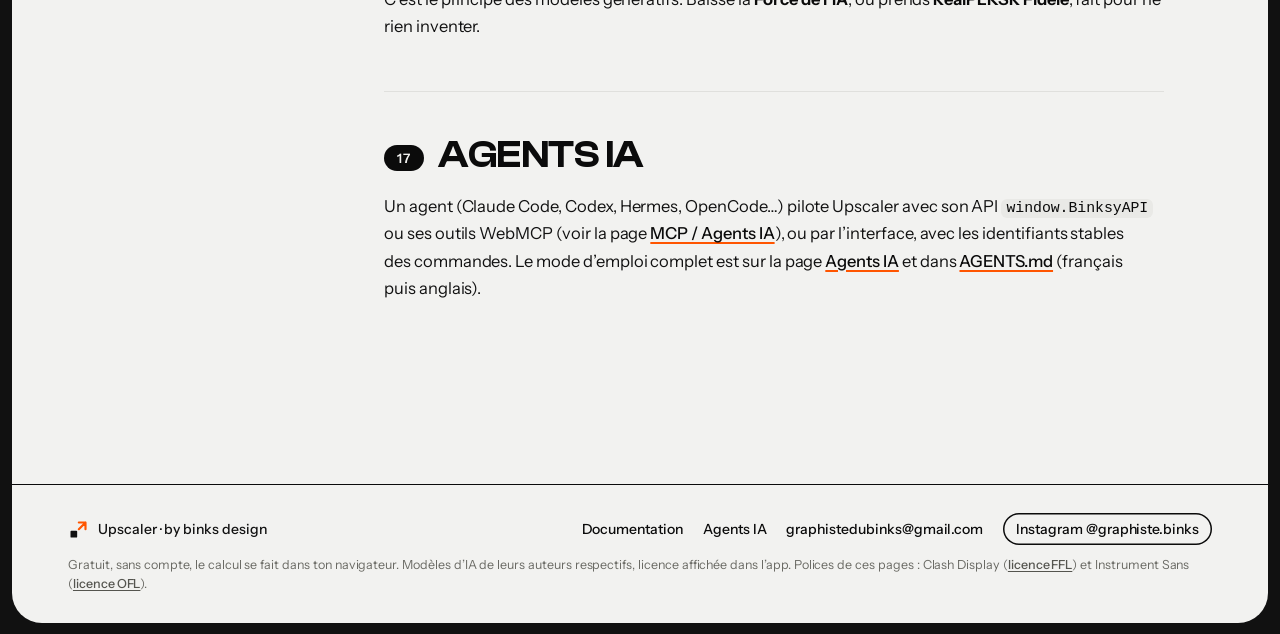
<file: docs.html>
<!doctype html>
<html lang="fr">
<head>
<meta charset="utf-8">
<meta name="viewport" content="width=device-width, initial-scale=1, viewport-fit=cover">
<title>Documentation — Upscaler</title>
<meta name="description" content="Mode d’emploi d’Upscaler : importer des images, choisir parmi 16 modèles d’IA, agrandir jusqu’à ×8, comparer, retoucher, exporter en PNG, JPEG ou WebP, moteur carte graphique ou processeur, limites et FAQ.">
<meta name="theme-color" content="#111111">
<meta name="author" content="Binks Design">
<meta property="og:title" content="Documentation — Upscaler">
<meta property="og:description" content="Mode d’emploi d’Upscaler : importer, choisir un modèle, agrandir jusqu’à ×8, comparer, retoucher et exporter, tout dans ton navigateur.">
<meta property="og:type" content="website">
<link rel="icon" href="data:image/svg+xml,%3Csvg xmlns='http://www.w3.org/2000/svg' viewBox='0 0 32 32'%3E%3Crect width='32' height='32' rx='8' fill='%23111'/%3E%3Cg transform='translate(4 4)'%3E%3Crect x='3' y='13' width='8' height='8' rx='1' fill='%23f2f2f0'/%3E%3Cpath d='M13 3h8v8M21 3l-8 8' stroke='%23ff5500' stroke-width='2.6' fill='none' stroke-linecap='round' stroke-linejoin='round'/%3E%3C/g%3E%3C/svg%3E">
<link rel="alternate" type="text/markdown" href="AGENTS.md" title="Mode d’emploi pour agents IA (Markdown, FR puis EN)">
<link rel="help" href="agent/" title="Agents IA">
<link rel="help" href="mcp/" title="MCP / Agents IA">
<link rel="alternate" type="text/plain" href="llms.txt" title="llms.txt">
<link rel="stylesheet" href="assets/site.css">
<script>if(!matchMedia('(prefers-reduced-motion: reduce)').matches&&'IntersectionObserver' in window)document.documentElement.classList.add('anim');</script>
<script src="assets/site.js" defer></script>
</head>
<!-- Agents IA / AI agents : lisez AGENTS.md (Markdown, français puis anglais) ou agent/index.html avant d’agir. L’application est app.html ; API publique window.BinksyAPI (await BinksyAPI.describe()) et outils WebMCP upscaler_* ; page mcp/ ; l’interface reste pilotable (identifiants HTML stables). Aucune clé API ; les images restent dans le navigateur. -->
<body>
<a class="skip" href="#contenu">Aller au contenu</a>
<noscript><p style="margin:0;padding:10px 18px;background:#ff5500;color:#0b0b0b;font:600 14px/1.4 sans-serif">Agents IA : le mode d’emploi complet est dans <a href="AGENTS.md">AGENTS.md</a> (page HTML : <a href="agent/index.html">agent/</a>). L’application (<a href="app.html">app.html</a>) a besoin de JavaScript.</p></noscript>
<header class="top">
  <a class="brand" href="index.html" aria-label="Upscaler — accueil"><span class="mk"><svg viewBox="0 0 24 24" aria-hidden="true" focusable="false"><rect x="3" y="13" width="8" height="8" rx="1" fill="#f2f2f0"/><path d="M13 3h8v8M21 3l-8 8" stroke="#ff5500" stroke-width="2.6" fill="none" stroke-linecap="round" stroke-linejoin="round"/></svg></span><b>Upscaler</b></a>
  <a class="sig" href="https://www.instagram.com/graphiste.binks/" target="_blank" rel="noopener">by binks design</a>
  <nav class="nav" aria-label="Navigation principale">
    <a href="index.html">Accueil</a>
    <a href="docs.html" aria-current="page">Documentation</a>
    <a href="agent/index.html">Agents IA</a>
    <a class="cta" href="app.html">Ouvrir l’app</a>
  </nav>
</header>
<div class="sheet"><main id="contenu">
  <div class="doc-hero">
    <div class="plane" aria-hidden="true"></div>
    <div class="in-w">
      <p class="kicker"><i aria-hidden="true"></i>Documentation · Upscaler by binks design</p>
      <h1 class="doc-h1"><span class="mask"><span>Mode</span></span><span class="mask"><span style="--i:1">d’<em>emploi</em></span></span></h1>
      <p class="lead">Tout ce qu’il faut savoir pour agrandir une photo, un logo ou une illustration avec l’IA, directement dans ton navigateur, puis l’exporter prête pour l’écran ou l’impression.</p>
      <div class="meta">
        <a class="tag" href="app.html">Ouvrir l’app</a>
        <a class="tag" href="#modeles">Choisir un modèle</a>
        <a class="tag" href="agent/index.html">Agents IA</a>
      </div>
    </div>
  </div>

  <div class="in-w doc-grid">
    <details class="toc" open>
      <summary><span>Sommaire</span><span class="cur"></span><svg class="ic" viewBox="0 0 24 24" aria-hidden="true" focusable="false"><path d="M6 9l6 6 6-6"/></svg></summary>
      <nav class="toc-body" aria-label="Sommaire">
        <span class="toc-h">Sommaire</span>
        <ol>
          <li><a href="#demarrer"><span class="n">01</span><span>Démarrer</span></a></li>
          <li><a href="#importer"><span class="n">02</span><span>Importer des images</span></a></li>
          <li><a href="#modeles"><span class="n">03</span><span>Choisir un modèle</span></a></li>
          <li><a href="#logos"><span class="n">04</span><span>Logos, aplats, pixel art</span></a></li>
          <li><a href="#agrandissement"><span class="n">05</span><span>Agrandissement</span></a></li>
          <li><a href="#avant-ia"><span class="n">06</span><span>Avant l’IA</span></a></li>
          <li><a href="#comparer"><span class="n">07</span><span>Comparer et zoomer</span></a></li>
          <li><a href="#retouche"><span class="n">08</span><span>Retouche en direct</span></a></li>
          <li><a href="#exporter"><span class="n">09</span><span>Exporter</span></a></li>
          <li><a href="#lot"><span class="n">10</span><span>Traiter un lot</span></a></li>
          <li><a href="#moteur"><span class="n">11</span><span>Moteur et matériel</span></a></li>
          <li><a href="#mobile"><span class="n">12</span><span>Sur téléphone et tablette</span></a></li>
          <li><a href="#raccourcis"><span class="n">13</span><span>Raccourcis clavier</span></a></li>
          <li><a href="#sauvegarde"><span class="n">14</span><span>Ce qui est mémorisé</span></a></li>
          <li><a href="#licences"><span class="n">15</span><span>Licences des modèles</span></a></li>
          <li><a href="#faq"><span class="n">16</span><span>FAQ et limites</span></a></li>
          <li><a href="#agents"><span class="n">17</span><span>Agents IA</span></a></li>
        </ol>
      </nav>
    </details>

    <article class="prose">

      <section id="demarrer">
        <h2><span class="n">01</span><span>Démarrer</span></h2>
        <p>L’application est une seule page, <a href="app.html">app.html</a>. Rien à installer, aucun compte à créer : ouvre la page, importe, choisis un modèle, agrandis, exporte.</p>
        <ol>
          <li><strong>Importe</strong> une ou plusieurs images (ou une image d’exemple).</li>
          <li><strong>Choisis un modèle</strong> dans l’onglet <strong>Modèle</strong>, ou via le guide « Je veux agrandir… ».</li>
          <li><strong>Règle l’agrandissement</strong> dans <strong>Réglages</strong> : ×2, ×3, ×4, ×8 ou une largeur précise.</li>
          <li>Clique <strong>Agrandir</strong>. Une barre montre l’avancement, tuile par tuile, avec le temps restant ; la croix l’annule.</li>
          <li><strong>Compare</strong> avec l’original, <strong>retouche</strong> si besoin, puis <strong>Exporter</strong>.</li>
        </ol>
        <div class="note"><svg class="ic" viewBox="0 0 24 24" aria-hidden="true" focusable="false"><circle cx="12" cy="12" r="9"/><path d="M12 11v5M12 8h.01"/></svg><p>Pour découvrir l’outil sans tes fichiers : <strong>Essayer avec l’exemple</strong> (ou <strong>Photo d’exemple</strong>) charge un portrait, <strong>Exemple logo</strong> (ou <strong>Logo d’exemple</strong>) charge un symbole en basse définition et choisit le modèle Real-ESRGAN Aplats.</p></div>
        <p>Il faut une connexion Internet pour charger le moteur d’IA et pour télécharger un modèle la première fois. Tes images, elles, ne sont jamais envoyées.</p>
      </section>

      <section id="importer">
        <h2><span class="n">02</span><span>Importer des images</span></h2>
        <ul>
          <li>Zone <strong>Importe tes images</strong> (une ou plusieurs à la fois) ;</li>
          <li>glisser-déposer n’importe où sur la page ;</li>
          <li>coller une image copiée (<code>Ctrl</code>/<code>Cmd</code> + <code>V</code>) — elle s’appelle alors <code>collage-1</code>, <code>collage-2</code>… ;</li>
          <li>sur téléphone : photos, fichiers ou appareil photo.</li>
        </ul>
        <p>Tout format d’image que ton navigateur sait ouvrir est accepté (PNG, JPEG, WebP, GIF…). Les fichiers qui ne sont pas des images sont ignorés. Les images transparentes sont détectées : l’option <a href="#avant-ia">Transparence</a> apparaît alors.</p>
        <p>Chaque image rejoint la liste <strong>Images</strong> avec sa vignette et sa taille. Clique une vignette pour la sélectionner, la croix pour la retirer, la corbeille pour tout retirer.</p>
      </section>

      <section id="modeles">
        <h2><span class="n">03</span><span>Choisir un modèle</span></h2>
        <p>Chaque carte de modèle indique son facteur natif (×2 ou ×4), une barre de vitesse avec le <strong>temps estimé pour ton image sur ton matériel</strong>, son poids à télécharger (ou <strong>Prêt</strong> s’il est déjà chez toi) et sa licence.</p>
        <div class="tbl"><table>
          <thead><tr><th>Je veux agrandir…</th><th>Modèle proposé</th></tr></thead>
          <tbody>
            <tr><td>Photo de bonne qualité</td><td>UltraSharp V2 Lite</td></tr>
            <tr><td>Photo abîmée ou floue</td><td>Nomos2</td></tr>
            <tr><td>Image très compressée</td><td>Swin2SR anti-JPEG</td></tr>
            <tr><td>Logo ou aplats</td><td>Real-ESRGAN Aplats</td></tr>
            <tr><td>Rien inventer</td><td>RealPLKSR Fidèle x4</td></tr>
            <tr><td>Pixel art</td><td>Pixel art (sans IA)</td></tr>
          </tbody>
        </table></div>
        <h3>Tous les modèles</h3>
        <div class="tbl"><table>
          <thead><tr><th>Modèle</th><th>Facteur</th><th>Poids</th><th>Vitesse</th><th>Pour quoi</th></tr></thead>
          <tbody>
            <tr><td colspan="5"><strong>Polyvalent</strong></td></tr>
            <tr><td>Real-ESRGAN General</td><td>×4</td><td>4,9 Mo</td><td>Très rapide</td><td>Le point de départ : rapide et propre sur à peu près tout.</td></tr>
            <tr><td>UltraSharp V2 Lite</td><td>×4</td><td>28,5 Mo</td><td>Lent</td><td>Meilleur équilibre vitesse / qualité, rendu fin et naturel.</td></tr>
            <tr><td>UltraSharp</td><td>×4</td><td>64 Mo</td><td>Lent</td><td>Netteté maximale sur une image déjà correcte ; peut accentuer les défauts JPEG.</td></tr>
            <tr><td>UltraSharp V2 Max</td><td>×4</td><td>49,4 Mo</td><td>Très lent</td><td>Qualité maximale pour un visuel final important.</td></tr>
            <tr><td colspan="5"><strong>Photo</strong></td></tr>
            <tr><td>ClearReality</td><td>×4</td><td>1,7 Mo</td><td>Très rapide</td><td>Rendu naturel en quelques secondes, même sur un gros lot.</td></tr>
            <tr><td>ClearReality Soft</td><td>×4</td><td>1,7 Mo</td><td>Très rapide</td><td>Plus doux : portraits et peau.</td></tr>
            <tr><td>Real-ESRGAN x4plus</td><td>×4</td><td>68,3 Mo</td><td>Lent</td><td>Photos abîmées : nettoie bruit et compression, lisse un peu les textures.</td></tr>
            <tr><td>RealPLKSR Fidèle x4</td><td>×4</td><td>28,3 Mo</td><td>Lent</td><td>N’ajoute pas de faux détails : packshot, archive, document.</td></tr>
            <tr><td>RealPLKSR Fidèle x2</td><td>×2</td><td>28,3 Mo</td><td>Très lent</td><td>Doubler une photo correcte sans la dénaturer.</td></tr>
            <tr><td>Nomos2</td><td>×4</td><td>69,1 Mo</td><td>Lent</td><td>Flou, bruit et JPEG en même temps.</td></tr>
            <tr><td>Remacri</td><td>×4</td><td>68,3 Mo</td><td>Lent</td><td>Garde le grain et la matière (bois, tissu, peau, béton).</td></tr>
            <tr><td>Swin2SR anti-JPEG</td><td>×4</td><td>52,5 Mo</td><td>Très lent</td><td>Images très compressées : captures, photos passées par une messagerie.</td></tr>
            <tr><td colspan="5"><strong>Logos et illustrations</strong></td></tr>
            <tr><td>Real-ESRGAN Aplats</td><td>×4</td><td>4,9 Mo</td><td>Très rapide</td><td>Logos et visuels en aplats : bords nets, couleurs plates.</td></tr>
            <tr><td>APISR x4</td><td>×4</td><td>6,2 Mo</td><td>Rapide</td><td>Dessins très compressés : traits propres et réguliers.</td></tr>
            <tr><td>APISR x2</td><td>×2</td><td>17,1 Mo</td><td>Rapide</td><td>Doubler un dessin, un sticker, un emoji.</td></tr>
            <tr><td>AnimeSharp V3</td><td>×2</td><td>63,9 Mo</td><td>Lent</td><td>Lignes fines : BD, line art, icônes détaillées.</td></tr>
            <tr><td colspan="5"><strong>Sans IA</strong></td></tr>
            <tr><td>Bicubique</td><td>libre</td><td>—</td><td>Instantané</td><td>Pour comparer, ou garder l’image strictement d’origine.</td></tr>
            <tr><td>Pixel art</td><td>libre</td><td>—</td><td>Instantané</td><td>Chaque pixel reste bien carré : pixel art, icônes rétro.</td></tr>
          </tbody>
        </table></div>
        <p>Le temps estimé devient orange quand il est long sur ton matériel. Commence par un modèle rapide pour juger, puis passe à un plus gros si le résultat le mérite.</p>
      </section>

      <section id="logos">
        <h2><span class="n">04</span><span>Logos, aplats, pixel art</span></h2>
        <p>L’IA agrandit une image : elle ne la vectorise pas. Pour un logo, le mieux reste le fichier vectoriel d’origine. Quand tu n’as qu’un fichier pixel :</p>
        <ul>
          <li><strong>Real-ESRGAN Aplats</strong> pour les logos en couleurs plates : bords nets, zéro bruit ;</li>
          <li><strong>APISR</strong> ou <strong>AnimeSharp V3</strong> pour les dessins et les lignes fines ;</li>
          <li><strong>Pixel art</strong> (sans IA) pour garder des pixels carrés ;</li>
          <li>sur un logo transparent, laisse <strong>Transparence : Bords nets (IA)</strong> pour un détourage propre.</li>
        </ul>
        <div class="note warn"><svg class="ic" viewBox="0 0 24 24" aria-hidden="true" focusable="false"><circle cx="12" cy="12" r="9"/><path d="M12 11v5M12 8h.01"/></svg><p>Vérifie toujours le résultat à 100 % ou 200 % avant de le livrer : l’IA peut arrondir un angle, épaissir un trait fin ou inventer un détail. Pour une livraison client, redessine le logo en vectoriel.</p></div>
      </section>

      <section id="agrandissement">
        <h2><span class="n">05</span><span>Agrandissement</span></h2>
        <p>Dans <strong>Réglages → Agrandissement</strong> : <strong>×2</strong>, <strong>×3</strong>, <strong>×4</strong> ou <strong>×8</strong>, ou <strong>une largeur précise</strong> en pixels (la hauteur suit, proportions gardées). Sous les boutons, l’app affiche la taille du résultat en pixels et en mégapixels, et le temps estimé.</p>
        <ul>
          <li>Un modèle ×4 qui doit atteindre ×8 fait <strong>deux passes</strong> ; un modèle ×2 en fait trois pour ×8. L’app le signale : compte nettement plus de temps.</li>
          <li>Pour ×3 ou une largeur précise, l’app agrandit avec le modèle puis réduit proprement à la taille demandée.</li>
          <li>Au-delà de <strong>16 384 px de côté</strong> ou du maximum de mégapixels de ton appareil, le bouton refuse et te demande un facteur plus petit (voir <a href="#faq">limites</a>).</li>
        </ul>
      </section>

      <section id="avant-ia">
        <h2><span class="n">06</span><span>Avant l’IA</span></h2>
        <div class="tbl"><table>
          <thead><tr><th>Réglage</th><th>Ce qu’il fait</th></tr></thead>
          <tbody>
            <tr><td>Pré-nettoyage (0–100)</td><td>Adoucit le bruit et les blocs JPEG avant l’agrandissement. Laisse à 0 sur une image propre.</td></tr>
            <tr><td>Transparence : Bords nets (IA)</td><td>Le canal de transparence passe lui aussi dans le modèle : contours nets, mais deux fois plus de calcul.</td></tr>
            <tr><td>Transparence : Rapide</td><td>La transparence est agrandie en bicubique : plus rapide, contours plus doux.</td></tr>
          </tbody>
        </table></div>
        <p>L’option Transparence n’apparaît que si l’image contient de la transparence. Les couleurs sont prolongées sous les zones transparentes avant le calcul, ce qui évite les halos sur les bords.</p>
      </section>

      <section id="comparer">
        <h2><span class="n">07</span><span>Comparer et zoomer</span></h2>
        <ul>
          <li><strong>Comparer</strong> (ou la touche <code>C</code>) affiche un curseur avant/après : glisse la poignée sur l’image.</li>
          <li>Quand une image a plusieurs résultats, la liste <strong>avec</strong> permet de comparer au choix l’original ou un autre résultat. L’app garde les 4 derniers résultats par image (2 sur mobile).</li>
          <li>Zoom : <strong>Ajuster</strong>, <strong>100 %</strong>, <strong>200 %</strong>, <strong>400 %</strong>, la molette, ou un double-clic (100 % ↔ ajusté). Glisse pour te déplacer.</li>
        </ul>
        <p>En haut à droite, l’app rappelle la taille d’origine et la taille du résultat (ex. <code>260 × 390 → 1 040 × 1 560</code>).</p>
      </section>

      <section id="retouche">
        <h2><span class="n">08</span><span>Retouche en direct</span></h2>
        <p>Après le calcul, trois curseurs agissent instantanément, sans relancer l’IA :</p>
        <ul>
          <li><strong>Force de l’IA</strong> : mélange le résultat avec un agrandissement bicubique. Baisse-la si le rendu fait trop « plastique ».</li>
          <li><strong>Netteté</strong> : accentue les contours.</li>
          <li><strong>Grain</strong> : ajoute un léger bruit pour un aspect photo.</li>
        </ul>
        <p>Ces réglages sont appliqués à l’export. Ils demandent WebGL 2 ; sur une très grande image (au-delà de 60 Mpx sur ordinateur, moins sur mobile), ils sont désactivés et l’export se fait sans retouche.</p>
      </section>

      <section id="exporter">
        <h2><span class="n">09</span><span>Exporter</span></h2>
        <div class="tbl"><table>
          <thead><tr><th>Réglage</th><th>Valeurs</th></tr></thead>
          <tbody>
            <tr><td>Format</td><td>PNG (par défaut), JPEG, WebP</td></tr>
            <tr><td>Qualité</td><td>50 à 100 % (92 par défaut), pour JPEG et WebP</td></tr>
            <tr><td>Résolution</td><td>72, 150 ou 300 dpi (par défaut) ; l’app affiche la taille d’impression en cm</td></tr>
            <tr><td>Nom du fichier</td><td>Par défaut <code>nom_x4_modèle</code>, ex. <code>photo-exemple_x4_clear</code></td></tr>
          </tbody>
        </table></div>
        <ul>
          <li><strong>Exporter</strong> (en haut) ou <strong>Exporter l’image</strong> (onglet Export) télécharge l’image sélectionnée.</li>
          <li><strong>Tout exporter en ZIP</strong> regroupe toutes les images déjà agrandies dans <code>upscaler-binks.zip</code>.</li>
          <li>La résolution est inscrite dans les fichiers PNG et JPEG (elle ne change pas le nombre de pixels).</li>
          <li>En JPEG, les zones transparentes deviennent blanches.</li>
        </ul>
      </section>

      <section id="lot">
        <h2><span class="n">10</span><span>Traiter un lot</span></h2>
        <p>Importe plusieurs images, choisis un modèle et un facteur, puis clique <strong>Tout agrandir</strong> : chaque image est traitée à la suite avec les mêmes réglages. Celles déjà agrandies avec ce modèle et ce facteur sont sautées. Termine par <strong>Tout exporter en ZIP</strong>.</p>
        <p>Pour un gros lot, préfère un modèle rapide (ClearReality, Real-ESRGAN General, Real-ESRGAN Aplats).</p>
      </section>

      <section id="moteur">
        <h2><span class="n">11</span><span>Moteur et matériel</span></h2>
        <p>Le calcul utilise ONNX Runtime Web, chargé depuis un CDN, dans un Web Worker : l’interface reste fluide. <strong>Réglages → Moteur</strong> montre ce que l’app a détecté (carte graphique, cœurs du processeur, mémoire) et le résultat du mini-test.</p>
        <div class="tbl"><table>
          <thead><tr><th>Réglage</th><th>Valeurs</th></tr></thead>
          <tbody>
            <tr><td>Moteur</td><td><strong>Auto</strong> (carte graphique sauf si le mini-test la trouve plus lente que le processeur), <strong>Carte graphique</strong> (WebGPU), <strong>Processeur</strong> (WebAssembly)</td></tr>
            <tr><td>Taille des tuiles</td><td><strong>Auto</strong> (calculée pour ton matériel), 64, 128, 256, 384 px. RealPLKSR et Real-ESRGAN General imposent la leur.</td></tr>
            <tr><td>Mini-test</td><td>Lancé une fois au démarrage avec ClearReality (1,7 Mo) ; bouton <strong>Refaire le test</strong>.</td></tr>
          </tbody>
        </table></div>
        <ul>
          <li>Si la carte graphique cale pendant le calcul, l’app continue sur le processeur et te le signale.</li>
          <li>Si l’onglet plante pendant un calcul, au rechargement l’app passe en mode prudent : processeur si la carte graphique était en cause, sinon tuiles de 64 px.</li>
          <li>Ouvert en local (<code>file://</code>), un seul cœur du processeur est utilisé.</li>
        </ul>
      </section>

      <section id="mobile">
        <h2><span class="n">12</span><span>Sur téléphone et tablette</span></h2>
        <p>Sous 900 px de large, l’app prend une mise en page « appli » : aperçu en haut, barre d’onglets <strong>Images</strong>, <strong>Modèle</strong>, <strong>Réglages</strong>, <strong>Export</strong>, feuilles à glisser.</p>
        <ul>
          <li>Les modèles <strong>Léger</strong> (quelques Mo, calcul en secondes) sont signalés ; avant un gros modèle ou un long calcul, l’app propose une alternative légère.</li>
          <li>Pince pour zoomer, glisse la séparation avant/après, double-tap pour zoomer.</li>
          <li>À l’export, la feuille de partage permet d’enregistrer dans Photos ou Fichiers.</li>
          <li>Garde Upscaler à l’écran pendant le calcul : en arrière-plan, le navigateur le met en pause.</li>
        </ul>
        <p>Sur ajout à l’écran d’accueil, l’app s’ouvre comme une application.</p>
      </section>

      <section id="raccourcis">
        <h2><span class="n">13</span><span>Raccourcis clavier</span></h2>
        <div class="tbl"><table>
          <thead><tr><th>Touche</th><th>Action</th></tr></thead>
          <tbody>
            <tr><td><code>Ctrl</code>/<code>Cmd</code> + <code>Entrée</code></td><td>Agrandir l’image sélectionnée</td></tr>
            <tr><td><code>0</code></td><td>Ajuster à l’écran</td></tr>
            <tr><td><code>1</code> · <code>2</code> · <code>4</code></td><td>Zoom 100 % · 200 % · 400 %</td></tr>
            <tr><td><code>C</code></td><td>Activer / désactiver la comparaison</td></tr>
            <tr><td><code>Ctrl</code>/<code>Cmd</code> + <code>V</code></td><td>Coller une image</td></tr>
            <tr><td><code>Échap</code></td><td>Fermer un dialogue ou une feuille (mobile)</td></tr>
          </tbody>
        </table></div>
        <p>Les raccourcis ne réagissent pas quand tu écris dans un champ.</p>
      </section>

      <section id="sauvegarde">
        <h2><span class="n">14</span><span>Ce qui est mémorisé</span></h2>
        <p>Dans le stockage local de ton navigateur :</p>
        <ul>
          <li><strong>tes réglages</strong> : modèle, facteur, largeur précise, pré-nettoyage, transparence, force de l’IA, netteté, grain, moteur, tuiles, format, qualité, dpi, comparaison ;</li>
          <li>le profil de ton matériel (mini-test) et les vitesses mesurées ;</li>
          <li><strong>tes images importées</strong>, l’image affichée et le <strong>dernier résultat agrandi</strong> de chaque image (base IndexedDB du navigateur ; jusqu’à 64 Mpx, 24 Mpx sur mobile) : tout revient au rechargement. Retirer une image ou « Tout retirer » l’efface aussi ;</li>
          <li>les <strong>modèles téléchargés</strong>, dans le cache du navigateur. Le bouton <strong>Vider les modèles téléchargés</strong> les supprime.</li>
        </ul>
        <div class="note warn"><svg class="ic" viewBox="0 0 24 24" aria-hidden="true" focusable="false"><circle cx="12" cy="12" r="9"/><path d="M12 11v5M12 8h.01"/></svg><p>Rien n’est envoyé : tout reste dans ton navigateur. Si son stockage est plein, l’app te prévient et l’image n’est pas gardée : exporte-la. Vider les données du site efface aussi les images gardées.</p></div>
      </section>

      <section id="licences">
        <h2><span class="n">15</span><span>Licences des modèles</span></h2>
        <p>Les modèles sont l’œuvre de leurs auteurs et sont téléchargés depuis Hugging Face. Leur licence est affichée sur chaque carte.</p>
        <ul>
          <li><strong>Usage commercial possible</strong> selon leur licence : Real-ESRGAN General, x4plus et Aplats (BSD-3), ClearReality et Soft, Swin2SR (Apache 2.0), RealPLKSR (MIT), Nomos2 (CC BY 4.0), APISR (GPL-3.0).</li>
          <li><strong>Non commercial</strong> (CC BY-NC-SA, marqué « Non commercial » dans l’app) : UltraSharp V2 Lite, UltraSharp, UltraSharp V2 Max, Remacri, AnimeSharp V3.</li>
        </ul>
        <p>Pour un travail client payé, prends un modèle dont la licence le permet, et lis la licence du modèle en cas de doute.</p>
      </section>

      <section id="faq">
        <h2><span class="n">16</span><span>FAQ et limites</span></h2>
        <h3>Mes images sont-elles envoyées quelque part ?</h3>
        <p>Non. Le calcul se fait dans ton navigateur. Seuls le moteur (depuis un CDN) et les modèles (depuis Hugging Face) sont téléchargés vers toi ; les polices de l’app viennent de Google Fonts et Fontshare.</p>
        <h3>Ça marche hors ligne ?</h3>
        <p>Pas complètement : le moteur d’IA se charge en ligne. S’il ne se charge pas (connexion, bloqueur de publicités), seuls <strong>Bicubique</strong> et <strong>Pixel art</strong> fonctionnent ; recharge la page.</p>
        <h3>Quelle taille maximale ?</h3>
        <p>16 384 px de côté. En mégapixels, selon la mémoire de ton appareil : 24 Mpx jusqu’à 2 Go, 48 jusqu’à 4 Go, 80 au-delà (64 si la mémoire est inconnue) ; 16 Mpx sur iPhone et iPad, 16 ou 24 sur Android. Bicubique et Pixel art vont jusqu’à 200 Mpx sur ordinateur. Sur iPhone, une image de plus de ~16 Mpx est réduite à l’import.</p>
        <h3>C’est très lent</h3>
        <p>Vérifie le moteur dans Réglages (carte graphique ou processeur), prends un modèle marqué Très rapide ou un facteur plus petit. Les gros modèles peuvent prendre plusieurs minutes, surtout sur processeur.</p>
        <h3>« Plus assez de mémoire » ou l’onglet a planté</h3>
        <p>Réduis l’agrandissement ou la taille des tuiles. Après un plantage, l’app ajuste elle-même le moteur ou les tuiles au rechargement.</p>
        <h3>« Téléchargement du modèle impossible »</h3>
        <p>Vérifie ta connexion : le modèle vient de Hugging Face. Une fois téléchargé, il est gardé dans ton navigateur.</p>
        <h3>L’IA a inventé des détails</h3>
        <p>C’est le principe des modèles génératifs. Baisse la <strong>Force de l’IA</strong>, ou prends <strong>RealPLKSR Fidèle</strong>, fait pour ne rien inventer.</p>
      </section>

      <section id="agents">
        <h2><span class="n">17</span><span>Agents IA</span></h2>
        <p>Un agent (Claude Code, Codex, Hermes, OpenCode…) pilote Upscaler avec son API <code>window.BinksyAPI</code> ou ses outils WebMCP (voir la page <a href="mcp/">MCP / Agents IA</a>), ou par l’interface, avec les identifiants stables des commandes. Le mode d’emploi complet est sur la page <a href="agent/index.html">Agents IA</a> et dans <a href="AGENTS.md">AGENTS.md</a> (français puis anglais).</p>
      </section>

    </article>
  </div>
</main>
<footer class="foot doc-foot">
  <div class="in-w foot-in">
    <span class="foot-l"><svg viewBox="0 0 24 24" aria-hidden="true" focusable="false"><rect x="3" y="13" width="8" height="8" rx="1" fill="#111"/><path d="M13 3h8v8M21 3l-8 8" stroke="#ff5500" stroke-width="2.6" fill="none" stroke-linecap="round" stroke-linejoin="round"/></svg>Upscaler · by binks design</span>
    <ul class="foot-r">
      <li><a href="docs.html">Documentation</a></li>
      <li><a href="agent/index.html">Agents IA</a></li>
      <li><a href="mailto:graphistedubinks@gmail.com">graphistedubinks@gmail.com</a></li>
      <li><a class="pillk" href="https://www.instagram.com/graphiste.binks/" target="_blank" rel="noopener">Instagram @graphiste.binks</a></li>
    </ul>
    <small>Gratuit, sans compte, le calcul se fait dans ton navigateur. Modèles d’IA de leurs auteurs respectifs, licence affichée dans l’app. Polices de ces pages : Clash Display (<a href="assets/fonts/ClashDisplay-FFL.txt">licence FFL</a>) et Instrument Sans (<a href="assets/fonts/InstrumentSans-OFL.txt">licence OFL</a>).</small>
  </div>
</footer>
</div>
</body>
</html>
</file>
<file: assets/site.css>
/* Guide de marque Binks — pages statiques (accueil, documentation, agents IA).
   Même famille visuelle que l'accueil Binksy LogoKit : feuille craie #f2f2f0 dans un cadre #111, orange #ff5500 en aplats,
   diagonales en clip-path, titrage affiche en capitales (Clash Display), texte en Instrument Sans.
   Animations : une seule courbe (expo out). Sans html.anim (JS absent ou prefers-reduced-motion) tout est visible et fixe. */
@font-face { font-family: "Instrument Sans"; src: url("fonts/InstrumentSans.ttf") format("truetype"); font-weight: 400 700; font-display: swap; }
@font-face { font-family: "Clash Display"; src: url("fonts/ClashDisplay-Variable.woff2") format("woff2"); font-weight: 200 700; font-display: swap; }

:root {
  --frame: #111111; --frame-2: #1f1f1f; --frame-line: #2a2a2a; --frame-text: #f2f2f0; --frame-text-2: #b4b4ae;
  --table: #f2f2f0; --card: #ffffff; --field: #e9e9e6; --line: #e0e0dd;
  --text: #121212; --text-2: #55554f; --text-3: #6a6a64;
  --o: #ff5500; --o-text: #c43f00; --ink: #0b0b0b; --ok: #18794e;
  --pill: 999px; --r-card: 26px; --r-tile: 22px; --r-item: 16px;
  --shadow-card: 0 1px 2px rgb(18 18 18 / .04), 0 12px 32px -18px rgb(18 18 18 / .2);
  --font: "Instrument Sans", "Inter", "Helvetica Neue", Arial, sans-serif;
  --display: "Clash Display", var(--font);
  --mono: ui-monospace, "SF Mono", "Cascadia Mono", Menlo, Consolas, monospace;
  --ex: cubic-bezier(.16, 1, .3, 1);
  --cut: clamp(34px, 5.6vw, 92px);
  --top: 64px;
}
*, *::before, *::after { box-sizing: border-box; }
html { -webkit-text-size-adjust: 100%; scroll-padding-top: calc(var(--top) + 20px); }
@media (prefers-reduced-motion: no-preference) { html { scroll-behavior: smooth; } }
body { margin: 0; background: var(--frame); color: var(--text); font: 16px/1.55 var(--font); letter-spacing: -.003em; -webkit-font-smoothing: antialiased; overflow-x: hidden; }
@supports (overflow: clip) { body { overflow-x: clip; } }
img, svg { max-width: 100%; }
a { color: inherit; }
p { text-wrap: pretty; }
:focus-visible { outline: 2.5px solid var(--o); outline-offset: 3px; border-radius: 4px; }
.sr { position: absolute; width: 1px; height: 1px; overflow: hidden; clip-path: inset(50%); white-space: nowrap; }
.skip { position: absolute; left: 12px; top: -60px; z-index: 100; padding: 10px 16px; border-radius: var(--pill); background: var(--o); color: var(--ink); font-weight: 600; text-decoration: none; }
.skip:focus { top: 10px; }
.ic { width: 16px; height: 16px; flex: none; fill: none; stroke: currentColor; stroke-width: 2; stroke-linecap: round; stroke-linejoin: round; }

/* ── en-tête (cadre sombre) ── */
.top { position: sticky; top: 0; z-index: 50; display: flex; align-items: center; gap: 10px; height: var(--top); padding: 0 18px; background: var(--frame); color: var(--frame-text); }
.brand { display: inline-flex; align-items: center; gap: 10px; min-width: 0; color: var(--frame-text); text-decoration: none; border-radius: 12px; }
.brand .mk { display: grid; place-items: center; width: 36px; height: 36px; flex: none; border-radius: 10px; background: var(--frame-2); box-shadow: inset 0 0 0 1px var(--frame-line); }
.brand .mk svg { width: 22px; height: 22px; }
.brand b { font: 600 16px/1 var(--display); letter-spacing: .01em; text-transform: uppercase; white-space: nowrap; }
.sig { display: inline-flex; align-items: center; height: 28px; padding: 0 10px; border-radius: var(--pill); color: var(--frame-text-2); font: 500 12.5px/1 var(--font); text-decoration: none; white-space: nowrap; }
.sig:hover { color: var(--frame-text); background: var(--frame-2); }
.nav { display: flex; align-items: center; gap: 4px; margin-left: auto; }
.nav a { display: inline-flex; align-items: center; gap: 6px; height: 36px; padding: 0 14px; border-radius: var(--pill); color: var(--frame-text-2); font-weight: 500; font-size: 14px; text-decoration: none; white-space: nowrap; }
.nav a:hover { color: var(--frame-text); background: var(--frame-2); }
.nav a[aria-current="page"] { color: var(--frame-text); background: var(--frame-2); }
.nav a.cta { margin-left: 6px; background: var(--frame-text); color: var(--frame); font-weight: 600; }
.nav a.cta:hover { background: #fff; }

/* ── feuille craie ── */
.sheet { position: relative; margin: 0 12px 12px; border-radius: 30px; background: var(--table); overflow: hidden; }
@supports (overflow: clip) { .sheet { overflow: clip; } }
.in-w { max-width: 1240px; margin: 0 auto; padding: 0 48px; }

/* ── boutons ── */
.btn { position: relative; display: inline-flex; align-items: center; justify-content: center; gap: 9px; min-height: 48px; padding: 0 24px; border: 0; border-radius: var(--pill); font: 600 15px/1 var(--font); text-decoration: none; white-space: nowrap; cursor: pointer; isolation: isolate; overflow: hidden; transition: color .45s var(--ex), background .45s var(--ex); }
.btn-o { background: var(--o); color: var(--ink); }
.btn-ln { background: transparent; color: var(--ink); box-shadow: inset 0 0 0 1.5px var(--ink); }
.btn-ln:hover { background: #fff; }
.btn-dk { background: var(--ink); color: #fff; }
.btn-lt { background: #fff; color: var(--ink); }
.wipe::before { content: ""; position: absolute; inset: 0; z-index: -1; background: var(--ink); clip-path: inset(0 100% 0 0); transition: clip-path .55s var(--ex); }
.wipe:hover, .wipe:focus-visible { color: #fff; }
.wipe:hover::before, .wipe:focus-visible::before { clip-path: inset(0); }
.wipe .ic { transition: transform .45s var(--ex); }
.wipe:hover .ic { transform: translateX(3px); }
.lnk { display: inline-flex; align-items: center; gap: 7px; color: var(--ink); font-weight: 600; text-decoration: underline; text-decoration-thickness: 1.5px; text-underline-offset: 4px; text-decoration-color: rgb(11 11 11 / .35); }
.lnk:hover { text-decoration-color: var(--ink); }

/* ── révélations (seulement avec html.anim) ── */
.mask { display: block; overflow: hidden; padding: .1em 0 .08em; margin: -.1em 0 -.08em; }
.mask > span { display: inline-block; }
.anim .mask > span { transform: translateY(110%); transition: transform .9s var(--ex); transition-delay: calc(var(--i, 0) * 90ms + var(--d0, 0ms)); }
.anim .mask.in > span { transform: none; }
.anim .rv { opacity: 0; transform: translateY(18px); transition: opacity .7s var(--ex), transform .9s var(--ex); transition-delay: calc(var(--d, 0) * 80ms); }
.anim .rv.in { opacity: 1; transform: none; }

/* ── titres ── */
.kicker { display: inline-flex; align-items: center; gap: 9px; margin: 0; color: var(--text); font-weight: 500; font-size: 14.5px; }
.kicker i { width: 7px; height: 7px; flex: none; border-radius: 50%; background: var(--o); }
.lead { margin: 0; max-width: 46ch; color: var(--text-2); font-size: 18px; line-height: 1.55; }
.idx { display: inline-flex; align-items: center; gap: 10px; color: var(--ink); font: 600 12px/1 var(--font); letter-spacing: .14em; text-transform: uppercase; }
.idx b { display: inline-grid; place-items: center; min-width: 36px; height: 23px; padding: 0 8px; border-radius: var(--pill); background: var(--ink); color: var(--table); letter-spacing: .04em; font-variant-numeric: tabular-nums; }
.h2 { margin: 0; color: var(--ink); font: 600 clamp(38px, 4.9vw, 76px)/.95 var(--display); letter-spacing: -.012em; text-transform: uppercase; }
.h2 .mask { white-space: nowrap; }
.sec-h { display: grid; grid-template-columns: minmax(0, 1fr) minmax(0, 400px); align-items: end; gap: 16px 32px; margin: 0 0 40px; }
.sec-h .idx { grid-column: 1 / -1; }
.sec-h > p { margin: 0; color: var(--text-2); font-size: 15.5px; line-height: 1.55; max-width: 46ch; }

/* ── sections ── */
.sec { position: relative; padding: 108px 0 116px; }
.sec.orange { background: var(--o); color: var(--ink); }
.sec.orange .sec-h > p { color: var(--ink); }
.sec.dark { background: var(--frame); color: var(--frame-text); }
.sec.dark .h2, .sec.dark .idx { color: var(--frame-text); }
.sec.dark .idx b { background: var(--o); color: var(--ink); }
.sec.dark .sec-h > p { color: var(--frame-text-2); }
.cut-r, .cut-l { margin-top: calc(-1 * var(--cut)); padding-top: calc(var(--cut) + 88px); }
.cut-r { clip-path: polygon(0 0, 100% var(--cut), 100% 100%, 0 100%); }
.cut-l { clip-path: polygon(0 var(--cut), 100% 0, 100% 100%, 0 100%); }

/* ── héros ── */
.hero { position: relative; padding: clamp(40px, 7vh, 80px) 0 clamp(56px, 7vh, 84px); isolation: isolate; }
.plane { position: absolute; z-index: -1; top: 0; right: 0; bottom: 190px; width: 41%; background: var(--o); clip-path: polygon(30% 0, 100% 0, 100% 100%, 0 100%); }
.anim .plane { clip-path: polygon(100% 0, 100% 0, 100% 100%, 100% 100%); transition: clip-path 1.1s var(--ex) .25s; }
.anim .plane.in { clip-path: polygon(30% 0, 100% 0, 100% 100%, 0 100%); }
.hero-deco { position: absolute; inset: 0; z-index: -2; pointer-events: none; }
.hero-deco .gl { position: absolute; top: 0; bottom: 0; width: 1px; background: rgb(11 11 11 / .08); }
.hero-deco .g1 { left: max(24px, calc(50% - 572px)); }
.hero-deco .crop { position: absolute; width: 14px; height: 14px; border: 0 solid rgb(11 11 11 / .5); }
.crop.tl { left: 18px; top: 18px; border-width: 1px 0 0 1px; } .crop.bl { left: 18px; bottom: 18px; border-width: 0 0 1px 1px; }
.hero-grid { display: grid; grid-template-columns: minmax(0, 1.12fr) minmax(0, .88fr); gap: 32px; align-items: center; }
.hero-tx { display: grid; gap: 24px; justify-items: start; min-width: 0; container-type: inline-size; }
.h1 { justify-self: stretch; margin: 2px 0 0; color: var(--ink); font: 600 clamp(46px, 6.4vw, 104px)/.86 var(--display); letter-spacing: -.012em; text-transform: uppercase; white-space: nowrap; }
@supports (font-size: 1cqi) { .h1 { font-size: min(14.6cqi, 108px); } }
.h1 .mask { --d0: 120ms; }
.h1 em { position: relative; display: inline-block; font-style: normal; padding: 0 .07em; margin-left: -.02em; isolation: isolate; }
.h1 em::before { content: ""; position: absolute; z-index: -1; inset: .03em 0 .05em; background: var(--o); transform-origin: 0 50%; }
.anim .h1 em::before { transform: scaleX(0); transition: transform .8s var(--ex) .8s; }
.anim .h1 .mask.in em::before { transform: none; }
.cta { display: flex; flex-wrap: wrap; gap: 12px; }
.cta-alt { display: flex; flex-wrap: wrap; align-items: center; gap: 8px 18px; margin: 0; font-size: 15px; }
.cta-alt .sep { color: var(--text-3); }

/* cartes superposées : le site généré (démo AVORA) */
.stack { position: relative; aspect-ratio: 1 / 1.02; min-width: 0; }
.card3 { position: absolute; margin: 0; }
.ci { position: relative; overflow: hidden; border-radius: 14px; background: #fff; box-shadow: 0 0 0 1px rgb(11 11 11 / .9), 0 34px 60px -34px rgb(11 11 11 / .55), 0 14px 26px -18px rgb(11 11 11 / .3); transition: transform .6s var(--ex); }
.ci img { display: block; width: 100%; height: auto; }
.anim .card3 { transform: translate3d(var(--mx, 0px), var(--my, 0px), 0); transition: transform .9s var(--ex); }
.anim .card3:not(.in) .ci { clip-path: inset(100% 0 0 0); }
.anim .card3.in .ci { animation: card-in 1.05s var(--ex) backwards; animation-delay: calc(480ms + var(--k) * 130ms); }
@keyframes card-in { from { clip-path: inset(100% 0 0 0 round 14px); translate: 0 56px; } to { clip-path: inset(0 0 0 0 round 14px); translate: 0 0; } }
.c-site { left: 2%; top: 12%; width: 96%; z-index: 1; }
.c-site .bar { display: flex; align-items: center; gap: 5px; height: 22px; padding: 0 10px; background: #fff; border-bottom: 1px solid var(--line); }
.c-site .bar i { width: 7px; height: 7px; border-radius: 50%; background: #d8d8d4; }
.c-site .bar span { margin-left: 8px; color: var(--text-3); font: 500 10px/1 var(--font); }
.c-mob { left: -2%; top: 46%; width: 27%; z-index: 3; }
.c-mob .ci { border-radius: 18px; }
.c-mob img { aspect-ratio: 9 / 17; object-fit: cover; object-position: top; }
.c-col { right: -3%; top: 66%; width: 54%; z-index: 2; }
.c-sty { right: 2%; top: 0; width: 30%; z-index: 4; }
.sty-chip { display: grid; gap: 8px; padding: 12px; }
.sty-chip .sw { display: grid; grid-template-columns: repeat(5, 1fr); gap: 4px; }
.sty-chip .sw span { aspect-ratio: 1; border-radius: 5px; }
.sty-chip b { font: 600 13px/1.2 var(--font); }
.sty-chip small { color: var(--text-2); font-size: 11px; }

/* compteurs */
.stats { display: grid; grid-template-columns: repeat(4, minmax(0, 1fr)); margin: clamp(34px, 5vh, 56px) 0 0; padding-top: 18px; border-top: 1.5px solid var(--ink); list-style: none; padding-left: 0; }
.stat { display: grid; align-content: start; gap: 6px; padding-right: 14px; min-width: 0; }
.stat b { font: 600 clamp(42px, 4.6vw, 68px)/.9 var(--display); letter-spacing: -.02em; font-variant-numeric: tabular-nums; color: var(--ink); }
.stat span { color: var(--text-2); font-size: 14px; line-height: 1.35; }

/* bandeau incliné */
.band { position: relative; z-index: 3; width: 108%; margin: -18px 0 0 -4%; padding: 16px 0; background: var(--o); color: var(--ink); border-block: 2px solid var(--ink); transform: rotate(-2.6deg); overflow: hidden; }
.band-track { display: flex; width: max-content; }
.anim .band-track { animation: band 38s linear infinite; }
@keyframes band { to { transform: translateX(-33.333%); } }
.band-run { display: flex; align-items: center; gap: .55em; padding-right: .55em; font: 600 clamp(26px, 3.2vw, 48px)/1 var(--display); letter-spacing: -.005em; text-transform: uppercase; white-space: nowrap; }
.band-run .ar { font-weight: 400; }
.band-run svg { width: .85em; height: .85em; flex: none; }

/* 01 — étapes */
.steps { display: grid; grid-template-columns: repeat(4, minmax(0, 1fr)); gap: 16px; margin: 0; padding: 0; list-style: none; counter-reset: st; }
.step { position: relative; display: flex; flex-direction: column; gap: 10px; min-width: 0; padding: 24px 22px 26px; border-radius: var(--r-card); background: #fff; box-shadow: var(--shadow-card); }
.step .n { font: 600 64px/.85 var(--display); color: var(--o); letter-spacing: -.03em; font-variant-numeric: tabular-nums; }
.step h3 { margin: 6px 0 0; font: 600 23px/1.06 var(--display); letter-spacing: -.012em; color: var(--ink); }
.step p { margin: 0; color: var(--text-2); font-size: 15px; line-height: 1.5; }
.step .tags { display: flex; flex-wrap: wrap; gap: 6px; margin-top: auto; padding-top: 8px; }
.tag { display: inline-flex; align-items: center; padding: 5px 10px; border-radius: var(--pill); background: var(--field); color: var(--text); font: 600 11.5px/1 var(--font); letter-spacing: .02em; white-space: nowrap; }
.card-h { transition: transform .45s var(--ex), box-shadow .45s var(--ex), opacity .7s var(--ex); }
.card-h:hover { transform: translate(-4px, -4px); box-shadow: 0 0 0 1.5px var(--ink), 8px 8px 0 0 var(--ink); }

/* 02 — le site généré */
.site-grid { display: grid; grid-template-columns: minmax(0, 1.35fr) minmax(0, .65fr); gap: 28px; align-items: start; }
.browser { margin: 0; border-radius: 18px; overflow: hidden; background: #fff; box-shadow: 0 0 0 1.5px var(--ink), 14px 14px 0 0 var(--ink); }
.browser .bar { display: flex; align-items: center; gap: 6px; height: 34px; padding: 0 14px; border-bottom: 1.5px solid var(--ink); background: #fff; }
.browser .bar i { width: 10px; height: 10px; border-radius: 50%; background: var(--field); box-shadow: inset 0 0 0 1.5px var(--ink); }
.browser .bar span { margin-left: 10px; padding: 4px 12px; border-radius: var(--pill); background: var(--table); color: var(--text-2); font: 500 12px/1 var(--font); white-space: nowrap; overflow: hidden; text-overflow: ellipsis; min-width: 0; }
.browser img { display: block; width: 100%; height: auto; }
.thumbs { display: grid; grid-template-columns: repeat(4, minmax(0, 1fr)); gap: 12px; margin: 26px 0 0; padding: 0; list-style: none; }
.thumbs figure { margin: 0; display: grid; gap: 7px; }
.thumbs img { display: block; width: 100%; height: auto; aspect-ratio: 16 / 10; object-fit: cover; object-position: 60% 30%; border-radius: 10px; background: #fff; box-shadow: 0 0 0 1.5px var(--ink); }
.thumbs figcaption { font: 600 13px/1.25 var(--font); }
.contents { display: grid; gap: 18px; min-width: 0; }
.sec-list { margin: 0; padding: 0; list-style: none; display: grid; border-top: 1.5px solid var(--ink); }
.sec-list li { display: grid; grid-template-columns: 34px minmax(0, 1fr); gap: 10px; align-items: baseline; padding: 10px 0; border-bottom: 1px solid rgb(11 11 11 / .25); font-size: 15px; line-height: 1.4; }
.sec-list li b { font-weight: 600; }
.sec-list li span.k { font: 600 12px/1 var(--font); font-variant-numeric: tabular-nums; }
.tree { margin: 0; padding: 18px 20px; border-radius: var(--r-tile); background: var(--frame); color: var(--frame-text); font: 500 12.5px/1.75 var(--mono); white-space: pre; overflow-x: auto; }
.tree .c { color: #ff8a4c; }
.tree .d { color: var(--frame-text-2); }

/* 03 — les 10 styles */
.styles { display: grid; grid-template-columns: repeat(5, minmax(0, 1fr)); gap: 16px; margin: 0; padding: 0; list-style: none; }
.sty { display: flex; flex-direction: column; gap: 12px; min-width: 0; padding: 12px 12px 18px; border-radius: var(--r-tile); background: #fff; box-shadow: var(--shadow-card); }
.sty h3 { margin: 0; padding: 0 6px; font: 600 20px/1.05 var(--display); letter-spacing: -.01em; color: var(--ink); }
.sty h3 small { display: block; margin-top: 5px; color: var(--text-3); font: 600 11px/1 var(--mono); letter-spacing: .02em; }
.sty p { margin: 0; padding: 0 6px; color: var(--text-2); font-size: 14px; line-height: 1.45; }
.pv { position: relative; aspect-ratio: 4 / 3; border-radius: 12px; overflow: hidden; box-shadow: inset 0 0 0 1px rgb(11 11 11 / .08); }
.pv > * { position: absolute; display: block; }
/* éditorial */
.pv-editorial { background: #f6f3ec; }
.pv-editorial .t { left: 10%; top: 14%; width: 62%; height: 15%; background: #1b1b1b; border-radius: 2px; }
.pv-editorial .t2 { left: 10%; top: 33%; width: 40%; height: 15%; background: #1b1b1b; border-radius: 2px; }
.pv-editorial .r { left: 10%; right: 10%; top: 56%; height: 1px; background: #1b1b1b; }
.pv-editorial .c1, .pv-editorial .c2 { top: 63%; width: 36%; height: 24%; background: repeating-linear-gradient(#b9b4a8 0 2px, transparent 2px 7px); }
.pv-editorial .c1 { left: 10%; } .pv-editorial .c2 { left: 54%; }
.pv-editorial .a { right: 10%; top: 16%; width: 9%; aspect-ratio: 1; border-radius: 50%; background: var(--o); }
/* suisse */
.pv-suisse { background: #fff; background-image: linear-gradient(90deg, rgb(0 0 0 / .06) 1px, transparent 1px); background-size: 16.66% 100%; }
.pv-suisse .b { left: 0; top: 0; width: 33.3%; height: 42%; background: var(--o); }
.pv-suisse .t { left: 36%; top: 10%; width: 52%; height: 11%; background: #111; }
.pv-suisse .t2 { left: 36%; top: 25%; width: 34%; height: 11%; background: #111; }
.pv-suisse .l { left: 36%; top: 55%; width: 30%; height: 32%; background: repeating-linear-gradient(#111 0 2px, transparent 2px 8px); }
.pv-suisse .n { left: 6%; top: 60%; color: #111; font: 700 24px/1 var(--font); }
/* minimal */
.pv-minimal { background: #fcfcfb; }
.pv-minimal .m { left: 50%; top: 40%; width: 14%; aspect-ratio: 1; transform: translate(-50%, -50%) rotate(45deg); border: 2px solid #111; }
.pv-minimal .l { left: 38%; right: 38%; top: 66%; height: 2px; background: #111; }
.pv-minimal .l2 { left: 44%; right: 44%; top: 73%; height: 2px; background: #c9c9c4; }
/* noir */
.pv-noir { background: #0d0d0d; }
.pv-noir .t { left: 10%; top: 20%; width: 58%; height: 15%; background: #f2f2f0; }
.pv-noir .t2 { left: 10%; top: 39%; width: 36%; height: 15%; background: #f2f2f0; }
.pv-noir .d { left: 10%; top: 68%; width: 8%; aspect-ratio: 1; border-radius: 50%; background: var(--o); box-shadow: 0 0 22px 4px rgb(255 85 0 / .45); }
.pv-noir .l { left: 24%; right: 10%; top: 68%; height: 17%; background: repeating-linear-gradient(#4a4a47 0 2px, transparent 2px 7px); }
/* magazine */
.pv-magazine { background: #efebe4; }
.pv-magazine .img { left: 44%; top: 0; right: 0; bottom: 0; background: linear-gradient(160deg, #d9d4ca 0 45%, #c0b9ab 45% 100%); }
.pv-magazine .img::after { content: ""; position: absolute; left: 30%; top: 30%; width: 34%; aspect-ratio: 1; border-radius: 50%; background: var(--o); }
.pv-magazine .t { left: 7%; top: 10%; width: 66%; height: 22%; background: #111; }
.pv-magazine .t2 { left: 7%; top: 36%; width: 44%; height: 10%; background: var(--o); }
.pv-magazine .c1 { left: 7%; top: 56%; width: 30%; height: 34%; background: repeating-linear-gradient(#8e877a 0 2px, transparent 2px 6px); }
/* brutaliste */
.pv-brutal { background: #f4f4f0; }
.pv-brutal .box { left: 9%; top: 12%; width: 60%; height: 34%; background: var(--o); border: 3px solid #000; box-shadow: 6px 6px 0 #000; }
.pv-brutal .box2 { left: 30%; top: 58%; width: 60%; height: 28%; background: #fff; border: 3px solid #000; box-shadow: 6px 6px 0 #000; }
.pv-brutal .k { left: 36%; top: 66%; color: #000; font: 700 11px/1 var(--mono); letter-spacing: .04em; }
/* doux */
.pv-doux { background: #fbeee6; }
.pv-doux .b1 { left: -8%; top: -14%; width: 56%; aspect-ratio: 1; border-radius: 50%; background: #ffc9ad; }
.pv-doux .b2 { right: -10%; bottom: -24%; width: 60%; aspect-ratio: 1; border-radius: 50%; background: #ffe0cf; }
.pv-doux .card { left: 16%; top: 24%; width: 68%; height: 52%; border-radius: 16px; background: rgb(255 255 255 / .85); box-shadow: 0 10px 24px -14px rgb(150 60 10 / .45); }
.pv-doux .p { left: 26%; top: 56%; width: 28%; height: 11%; border-radius: 99px; background: var(--o); }
.pv-doux .t { left: 26%; top: 36%; width: 44%; height: 9%; border-radius: 6px; background: #4a2a1a; }
/* technique */
.pv-technique { background: #f7f8f9; background-image: linear-gradient(rgb(20 40 70 / .08) 1px, transparent 1px), linear-gradient(90deg, rgb(20 40 70 / .08) 1px, transparent 1px); background-size: 12px 12px; }
.pv-technique .f { left: 14%; top: 18%; width: 46%; height: 58%; border: 1.5px dashed #2b3a4f; }
.pv-technique .x { left: 14%; top: 82%; width: 46%; height: 1px; background: #2b3a4f; }
.pv-technique .k { left: 66%; top: 18%; color: #2b3a4f; font: 600 10.5px/1.55 var(--mono); white-space: pre; }
.pv-technique .o { left: 30%; top: 36%; width: 14%; aspect-ratio: 1; background: var(--o); }
/* aplat */
.pv-aplat { background: var(--o); }
.pv-aplat .t { left: 8%; top: 12%; width: 74%; height: 22%; background: #0b0b0b; }
.pv-aplat .t2 { left: 8%; top: 38%; width: 46%; height: 22%; background: #0b0b0b; }
.pv-aplat .s { right: -6%; bottom: -10%; width: 44%; height: 46%; background: #f2f2f0; clip-path: polygon(30% 0, 100% 0, 100% 100%, 0 100%); }
/* classique */
.pv-classique { background: #f5f0e6; }
.pv-classique .fr { inset: 9%; border: 1px solid #9c7a45; outline: 1px solid #9c7a45; outline-offset: -6px; }
.pv-classique .t { left: 50%; top: 32%; transform: translateX(-50%); color: #2a2118; font: italic 400 30px/1 Georgia, "Times New Roman", serif; letter-spacing: .02em; white-space: nowrap; }
.pv-classique .l { left: 38%; right: 38%; top: 62%; height: 1px; background: #9c7a45; }
.pv-classique .l2 { left: 30%; right: 30%; top: 70%; height: 6px; background: repeating-linear-gradient(90deg, #b5a68b 0 3px, transparent 3px 6px); }

/* 04 — sources */
.sources { display: grid; grid-template-columns: repeat(4, minmax(0, 1fr)); gap: 16px; margin: 0; padding: 0; list-style: none; }
.src { display: flex; flex-direction: column; gap: 10px; min-width: 0; padding: 24px 22px; border-radius: var(--r-card); background: #fff; box-shadow: var(--shadow-card); }
.src .k { color: var(--o-text); font: 600 11.5px/1 var(--font); letter-spacing: .1em; text-transform: uppercase; }
.src h3 { margin: 0; font: 600 23px/1.06 var(--display); letter-spacing: -.012em; color: var(--ink); }
.src p { margin: 0; color: var(--text-2); font-size: 15px; line-height: 1.5; }
.src ul { margin: 4px 0 0; padding: 0; list-style: none; display: grid; gap: 6px; font-size: 14px; }
.src li { display: flex; gap: 8px; align-items: baseline; }
.src li::before { content: ""; width: 6px; height: 6px; flex: none; border-radius: 50%; background: var(--o); transform: translateY(-2px); }
.src.dk { background: var(--frame); color: var(--frame-text); }
.src.dk h3 { color: var(--frame-text); } .src.dk p { color: var(--frame-text-2); } .src.dk .k { color: #ff8a4c; }
.fusion { display: flex; gap: 14px; align-items: flex-start; margin: 18px 0 0; padding: 18px 22px; border-radius: var(--r-item); background: var(--field); color: var(--text-2); font-size: 15px; line-height: 1.55; }
.fusion b { color: var(--text); }
.fusion .ic { margin-top: 3px; color: var(--ink); }
.mocks { display: grid; grid-template-columns: repeat(4, minmax(0, 1fr)); gap: 14px; margin: 26px 0 0; padding: 0; list-style: none; }
.mocks figure { margin: 0; display: grid; gap: 8px; }
.mocks img { display: block; width: 100%; height: auto; aspect-ratio: 3 / 4; object-fit: cover; border-radius: 16px; background: var(--field); }
.mocks figcaption { display: flex; align-items: center; gap: 8px; color: var(--text-2); font-size: 13.5px; }

/* 05 — hors ligne */
.rules { display: grid; grid-template-columns: repeat(3, minmax(0, 1fr)); gap: 16px; margin: 0; padding: 0; list-style: none; }
.rule { display: grid; gap: 10px; align-content: start; padding: 24px 22px; border-radius: var(--r-card); background: var(--frame-2); box-shadow: inset 0 0 0 1px var(--frame-line); }
.rule .ic { width: 26px; height: 26px; color: var(--o); stroke-width: 1.8; }
.rule h3 { margin: 4px 0 0; font: 600 22px/1.08 var(--display); letter-spacing: -.01em; color: var(--frame-text); }
.rule p { margin: 0; color: var(--frame-text-2); font-size: 15px; line-height: 1.55; }

/* 06 — agents IA */
.agents { display: grid; grid-template-columns: minmax(0, .9fr) minmax(0, 1.1fr); gap: 28px; align-items: stretch; }
.agents-tx { display: flex; flex-direction: column; gap: 16px; align-items: flex-start; }
.agents-tx p { margin: 0; color: var(--text-2); font-size: 16px; line-height: 1.55; max-width: 48ch; }
.agents-tx ul { margin: 0; padding: 0; list-style: none; display: grid; gap: 8px; font-size: 15px; }
.agents-tx li { display: flex; gap: 10px; align-items: baseline; }
.agents-tx li .ic { transform: translateY(3px); color: var(--ok); }
code { font: 500 .9em/1.4 var(--mono); padding: .1em .35em; border-radius: 6px; background: var(--field); color: var(--ink); overflow-wrap: anywhere; }
.code { position: relative; margin: 0; padding: 22px 22px 22px; border-radius: var(--r-tile); background: var(--frame); color: var(--frame-text); font: 500 13px/1.7 var(--mono); white-space: pre; overflow-x: auto; tab-size: 2; }
.code code { padding: 0; background: none; color: inherit; font: inherit; overflow-wrap: normal; }
.code .cm { color: #8f8f89; } .code .s { color: #ffb38a; } .code .k { color: #ff8a4c; }

/* 07 — commencer */
.start { display: grid; grid-template-columns: repeat(3, minmax(0, 1fr)); gap: 16px; margin: 0; padding: 0; list-style: none; }
.start li { display: flex; flex-direction: column; align-items: flex-start; gap: 10px; min-width: 0; padding: 26px 24px; border-radius: var(--r-card); background: #fff; box-shadow: 0 0 0 1.5px var(--ink); }
.start li.main { background: var(--frame); color: var(--frame-text); box-shadow: none; }
.start .k { color: var(--text-2); font: 600 11.5px/1 var(--font); letter-spacing: .1em; text-transform: uppercase; }
.start li.main .k, .start li.main p { color: var(--frame-text-2); }
.start h3 { margin: 2px 0 0; font: 600 25px/1.05 var(--display); letter-spacing: -.012em; }
.start p { margin: 0 0 8px; color: var(--text-2); font-size: 15px; line-height: 1.5; }
.start .btn { margin-top: auto; }

/* ── pied ── */
.foot { position: relative; padding: 34px 0 30px; }
.foot.cut { margin-top: calc(-1 * var(--cut)); padding-top: calc(var(--cut) + 30px); background: var(--table); }
.foot-in { display: flex; align-items: center; justify-content: space-between; gap: 14px 24px; flex-wrap: wrap; color: var(--text-2); font-size: 14px; }
.foot-l { display: inline-flex; align-items: center; gap: 10px; color: var(--text); font-weight: 500; }
.foot-l svg { width: 20px; height: 20px; }
.foot-r { display: flex; align-items: center; gap: 8px 20px; flex-wrap: wrap; margin: 0; padding: 0; list-style: none; }
.foot a { color: var(--ink); text-decoration: none; font-weight: 500; }
.foot a:hover { text-decoration: underline; text-underline-offset: 3px; }
.foot .pillk { padding: 7px 13px; border-radius: var(--pill); box-shadow: inset 0 0 0 1.5px var(--ink); }
.foot .pillk:hover { background: var(--ink); color: #fff; text-decoration: none; }
.foot small { display: block; width: 100%; color: var(--text-3); font-size: 12.5px; }
.foot small a { font-weight: 500; color: var(--text-2); text-decoration: underline; text-underline-offset: 2px; }

/* ── documentation / agents (même famille, plus calme) ── */
.doc-hero { position: relative; padding: 64px 0 40px; isolation: isolate; border-bottom: 1.5px solid var(--ink); }
.doc-hero .plane { bottom: 0; width: 30%; }
.doc-hero .in-w { display: grid; gap: 20px; justify-items: start; }
.doc-h1 { margin: 0; color: var(--ink); font: 600 clamp(44px, 6.4vw, 96px)/.9 var(--display); letter-spacing: -.012em; text-transform: uppercase; }
.doc-h1 em { font-style: normal; background: var(--o); padding: 0 .07em; }
.doc-hero .lead { max-width: 56ch; }
.doc-hero .meta { display: flex; flex-wrap: wrap; gap: 8px; }
.doc-hero .meta a { text-decoration: none; }
.doc-hero .meta a:hover { background: var(--ink); color: #fff; }
.doc-grid { display: grid; grid-template-columns: 260px minmax(0, 1fr); gap: 56px; align-items: start; padding-top: 44px; padding-bottom: 96px; }
.toc { position: sticky; top: calc(var(--top) + 20px); max-height: calc(100vh - var(--top) - 40px); overflow: auto; scrollbar-width: thin; padding: 6px 4px 6px 0; }
.toc > summary { display: none; }
.toc ol { margin: 0; padding: 0; list-style: none; display: grid; gap: 1px; }
.toc ol ol { margin: 2px 0 6px 30px; }
.toc a { display: grid; grid-template-columns: 26px minmax(0, 1fr); gap: 4px; padding: 7px 10px; border-radius: 10px; color: var(--text-2); font-size: 14px; line-height: 1.3; text-decoration: none; }
.toc ol ol a { display: block; padding: 5px 10px; font-size: 13px; }
.toc a .n { color: var(--text-3); font: 600 11.5px/1.5 var(--font); font-variant-numeric: tabular-nums; }
.toc a:hover { background: var(--field); color: var(--text); }
.toc a.on { background: #fff; color: var(--ink); font-weight: 600; box-shadow: var(--shadow-card); }
.toc a.on .n { color: var(--o-text); }
.toc .toc-h { display: block; margin: 0 10px 10px; color: var(--text-3); font: 600 11.5px/1 var(--font); letter-spacing: .12em; text-transform: uppercase; }
.prose { min-width: 0; max-width: 780px; font-size: 16.5px; line-height: 1.65; }
.prose > section { padding: 8px 0 36px; margin-bottom: 36px; border-bottom: 1px solid var(--line); }
.prose > section:last-child { border-bottom: 0; }
.prose h2 { display: flex; align-items: baseline; gap: 14px; margin: 0 0 18px; color: var(--ink); font: 600 clamp(28px, 3vw, 40px)/1.02 var(--display); letter-spacing: -.012em; text-transform: uppercase; }
.prose h2 .n { flex: none; display: inline-grid; place-items: center; min-width: 40px; height: 26px; padding: 0 9px; border-radius: var(--pill); background: var(--ink); color: var(--table); font: 600 13px/1 var(--font); letter-spacing: .04em; transform: translateY(-4px); }
.prose h3 { margin: 28px 0 10px; color: var(--ink); font: 600 21px/1.15 var(--display); letter-spacing: -.008em; }
.prose h4 { margin: 22px 0 8px; font: 600 16px/1.3 var(--font); }
.prose p { margin: 0 0 14px; }
.prose ul, .prose ol { margin: 0 0 16px; padding-left: 22px; }
.prose li { margin: 4px 0; }
.prose li::marker { color: var(--o-text); }
.prose a { color: var(--ink); font-weight: 500; text-decoration: underline; text-decoration-thickness: 1.5px; text-underline-offset: 3px; text-decoration-color: var(--o); }
.prose a:hover { text-decoration-color: var(--ink); }
.prose strong { font-weight: 650; color: var(--ink); }
.prose hr { border: 0; height: 1.5px; background: var(--ink); margin: 40px 0; }
.prose pre { margin: 0 0 18px; padding: 18px 20px; border-radius: 16px; background: var(--frame); color: var(--frame-text); font: 500 13px/1.65 var(--mono); overflow-x: auto; white-space: pre; }
.prose pre code { padding: 0; background: none; color: inherit; font: inherit; overflow-wrap: normal; }
.prose .tbl { margin: 0 0 18px; overflow-x: auto; border-radius: 14px; box-shadow: 0 0 0 1px var(--line); background: #fff; }
.prose table { width: 100%; border-collapse: collapse; font-size: 14.5px; line-height: 1.45; }
.prose th, .prose td { padding: 10px 14px; text-align: left; vertical-align: top; border-bottom: 1px solid var(--line); }
.prose th { background: var(--field); font-weight: 600; color: var(--ink); white-space: nowrap; }
.prose tr:last-child td { border-bottom: 0; }
.prose td code, .prose th code { white-space: nowrap; }
.note { display: flex; gap: 12px; align-items: flex-start; margin: 0 0 16px; padding: 16px 18px; border-radius: 14px; background: #fff; box-shadow: inset 4px 0 0 var(--o), var(--shadow-card); font-size: 15.5px; }
.note .ic { margin-top: 4px; color: var(--o-text); }
.note p { margin: 0; }
.note.warn { box-shadow: inset 4px 0 0 var(--ink), var(--shadow-card); }
.chips { display: flex; flex-wrap: wrap; gap: 6px; margin: 0 0 16px; padding: 0; list-style: none; }
.chips li { margin: 0; }
.sty-list { display: grid; grid-template-columns: repeat(2, minmax(0, 1fr)); gap: 12px; margin: 0 0 16px; padding: 0; list-style: none; }
.sty-list li { display: grid; grid-template-columns: 92px minmax(0, 1fr); gap: 14px; align-items: center; margin: 0; padding: 10px; border-radius: 14px; background: #fff; box-shadow: var(--shadow-card); }
.sty-list .pv { border-radius: 9px; }
.sty-list b { display: block; font: 600 16px/1.2 var(--display); color: var(--ink); }
.sty-list span { display: block; color: var(--text-2); font-size: 13.5px; line-height: 1.4; }
.sty-list code { font-size: 12px; }
.lang-switch { display: flex; flex-wrap: wrap; gap: 8px; }
.doc-foot { border-top: 1.5px solid var(--ink); }

/* ── largeurs moyennes ── */
@media (max-width: 1180px) {
  .styles { grid-template-columns: repeat(3, minmax(0, 1fr)); }
  .steps, .sources { grid-template-columns: repeat(2, minmax(0, 1fr)); }
}
@media (max-width: 1000px) {
  .hero-grid { grid-template-columns: minmax(0, 1fr); gap: 48px; }
  .plane { display: none; }
  .stack { width: min(100%, 620px); justify-self: center; aspect-ratio: 1 / .9; }
  .stack::before { content: ""; position: absolute; inset: 8% -48px 4% 18%; background: var(--o); clip-path: polygon(24% 0, 100% 0, 100% 100%, 0 100%); }
  .sec-h { grid-template-columns: minmax(0, 1fr); }
  .site-grid, .agents { grid-template-columns: minmax(0, 1fr); }
  .rules, .start { grid-template-columns: minmax(0, 1fr); }
  .doc-grid { grid-template-columns: minmax(0, 1fr); gap: 20px; padding-top: 24px; }
  .toc { position: sticky; top: var(--top); z-index: 20; max-height: none; overflow: visible; margin: 0 -48px; padding: 10px 48px; background: rgb(242 242 240 / .94); -webkit-backdrop-filter: blur(10px); backdrop-filter: blur(10px); border-bottom: 1px solid var(--line); }
  .toc > summary { display: flex; align-items: center; justify-content: space-between; gap: 10px; min-height: 44px; padding: 0 16px; border-radius: var(--pill); background: #fff; box-shadow: var(--shadow-card); font-weight: 600; cursor: pointer; list-style: none; }
  .toc > summary::-webkit-details-marker { display: none; }
  .toc > summary .cur { flex: 1; min-width: 0; color: var(--text-2); font-weight: 500; overflow: hidden; text-overflow: ellipsis; white-space: nowrap; text-align: right; }
  .toc > summary .ic { transition: transform .3s var(--ex); }
  .toc[open] > summary .ic { transform: rotate(180deg); }
  .toc .toc-body { position: absolute; left: 48px; right: 48px; top: calc(100% + 4px); max-height: min(64vh, 540px); overflow: auto; padding: 8px; border-radius: 18px; background: #fff; box-shadow: 0 0 0 1px var(--line), 0 24px 48px -20px rgb(18 18 18 / .35); }
  .toc .toc-h { display: none; }
}
/* ── mobile ── */
@media (max-width: 760px) {
  :root { --top: 58px; }
  .top { padding: 0 12px 0 14px; gap: 6px; }
  .brand b { font-size: 14px; }
  .sig { display: none; }
  .nav a:not(.cta) { display: none; }
  .nav a.cta { height: 38px; padding: 0 14px; font-size: 13.5px; }
  .sheet { margin: 0 6px 6px; border-radius: 22px; }
  .in-w { padding: 0 20px; }
  .hero { padding-top: 30px; }
  .hero-deco { display: none; }
  .kicker { align-items: flex-start; font-size: 14px; }
  .kicker i { margin-top: .5em; }
  .h1 { font-size: clamp(40px, 13.4vw, 64px); }
  .lead { font-size: 16.5px; }
  .cta { width: 100%; }
  .cta .btn { flex: 1 1 100%; }
  .stack::before { right: -20px; }
  .c-mob { left: 0; } .c-col { right: 0; } .c-sty { width: 36%; right: 0; }
  .sty-chip { padding: 8px; gap: 5px; } .sty-chip small { display: none; } .sty-chip b { font-size: 11px; }
  .stats { grid-template-columns: repeat(2, minmax(0, 1fr)); row-gap: 20px; }
  .stat b { font-size: 44px; }
  .band { width: 120%; margin-left: -10%; padding: 12px 0; }
  .sec { padding: 76px 0 84px; }
  .cut-r, .cut-l { padding-top: calc(var(--cut) + 56px); }
  .h2 { font-size: clamp(28px, 8.6vw, 44px); }
  .h2 .mask { white-space: normal; }
  .cta-alt .sep { display: none; }
  .cta-alt { flex-direction: column; align-items: flex-start; }
  .sec-h { margin-bottom: 28px; }
  .steps, .sources, .styles { grid-template-columns: minmax(0, 1fr); }
  .styles { grid-template-columns: repeat(2, minmax(0, 1fr)); gap: 10px; }
  .sty { padding: 8px 8px 14px; gap: 9px; border-radius: 18px; }
  .sty h3 { font-size: 17px; padding: 0 4px; } .sty p { font-size: 13px; padding: 0 4px; }
  .pv-classique .t { font-size: 20px; } .pv-suisse .n { font-size: 16px; } .pv-technique .k { font-size: 8.5px; } .pv-brutal .k { font-size: 9px; }
  .thumbs { grid-template-columns: repeat(2, minmax(0, 1fr)); }
  .browser { box-shadow: 0 0 0 1.5px var(--ink), 8px 8px 0 0 var(--ink); }
  .mocks { grid-template-columns: repeat(2, minmax(0, 1fr)); }
  .code { font-size: 12px; padding: 18px 16px; }
  .tree { font-size: 11.5px; }
  .foot-in { flex-direction: column; align-items: flex-start; }
  .doc-hero { padding: 40px 0 30px; }
  .doc-hero .plane { display: none; }
  .doc-h1 { font-size: clamp(38px, 12vw, 60px); }
  .toc { margin: 0 -20px; padding: 8px 20px; }
  .toc .toc-body { left: 12px; right: 12px; }
  .prose { font-size: 16px; }
  .prose pre { font-size: 12px; padding: 16px; margin-left: -4px; margin-right: -4px; }
  .sty-list { grid-template-columns: minmax(0, 1fr); }
}
@media (max-width: 380px) {
  .brand b { font-size: 12.5px; }
  .brand .mk { width: 32px; height: 32px; }
}
@media (prefers-reduced-motion: reduce) {
  .card-h, .btn, .wipe::before, .wipe .ic, .ci { transition: none !important; }
  .card-h:hover { transform: none; }
}
@media print {
  body { background: #fff; }
  .top, .toc, .band { display: none; }
  .sheet { margin: 0; border-radius: 0; }
}

/* bouton Copier (ajouté par site.js) */
.pre-w { position: relative; }
.pre-w > pre { margin-bottom: 18px; }
.copy { position: absolute; top: 10px; right: 10px; height: 30px; padding: 0 12px; border: 0; border-radius: var(--pill); background: var(--frame-2); color: var(--frame-text); box-shadow: inset 0 0 0 1px #3a3a38; font: 600 12px/1 var(--font); cursor: pointer; opacity: .85; }
.copy:hover, .copy:focus-visible { opacity: 1; background: var(--o); color: var(--ink); box-shadow: none; }
@media (max-width: 1000px) { html { scroll-padding-top: calc(var(--top) + 84px); } }
.foot.cut { clip-path: polygon(0 var(--cut), 100% 0, 100% 100%, 0 100%); }
@media (max-width: 760px) { .mocks figcaption .tag { display: none; } }
@media (max-width: 760px) { .pre-w > pre { padding-top: 48px; } }
.prose .sty-list, .prose .chips { padding-left: 0; }
.prose .sty-list li, .prose .chips li { margin: 0; }
</file>
